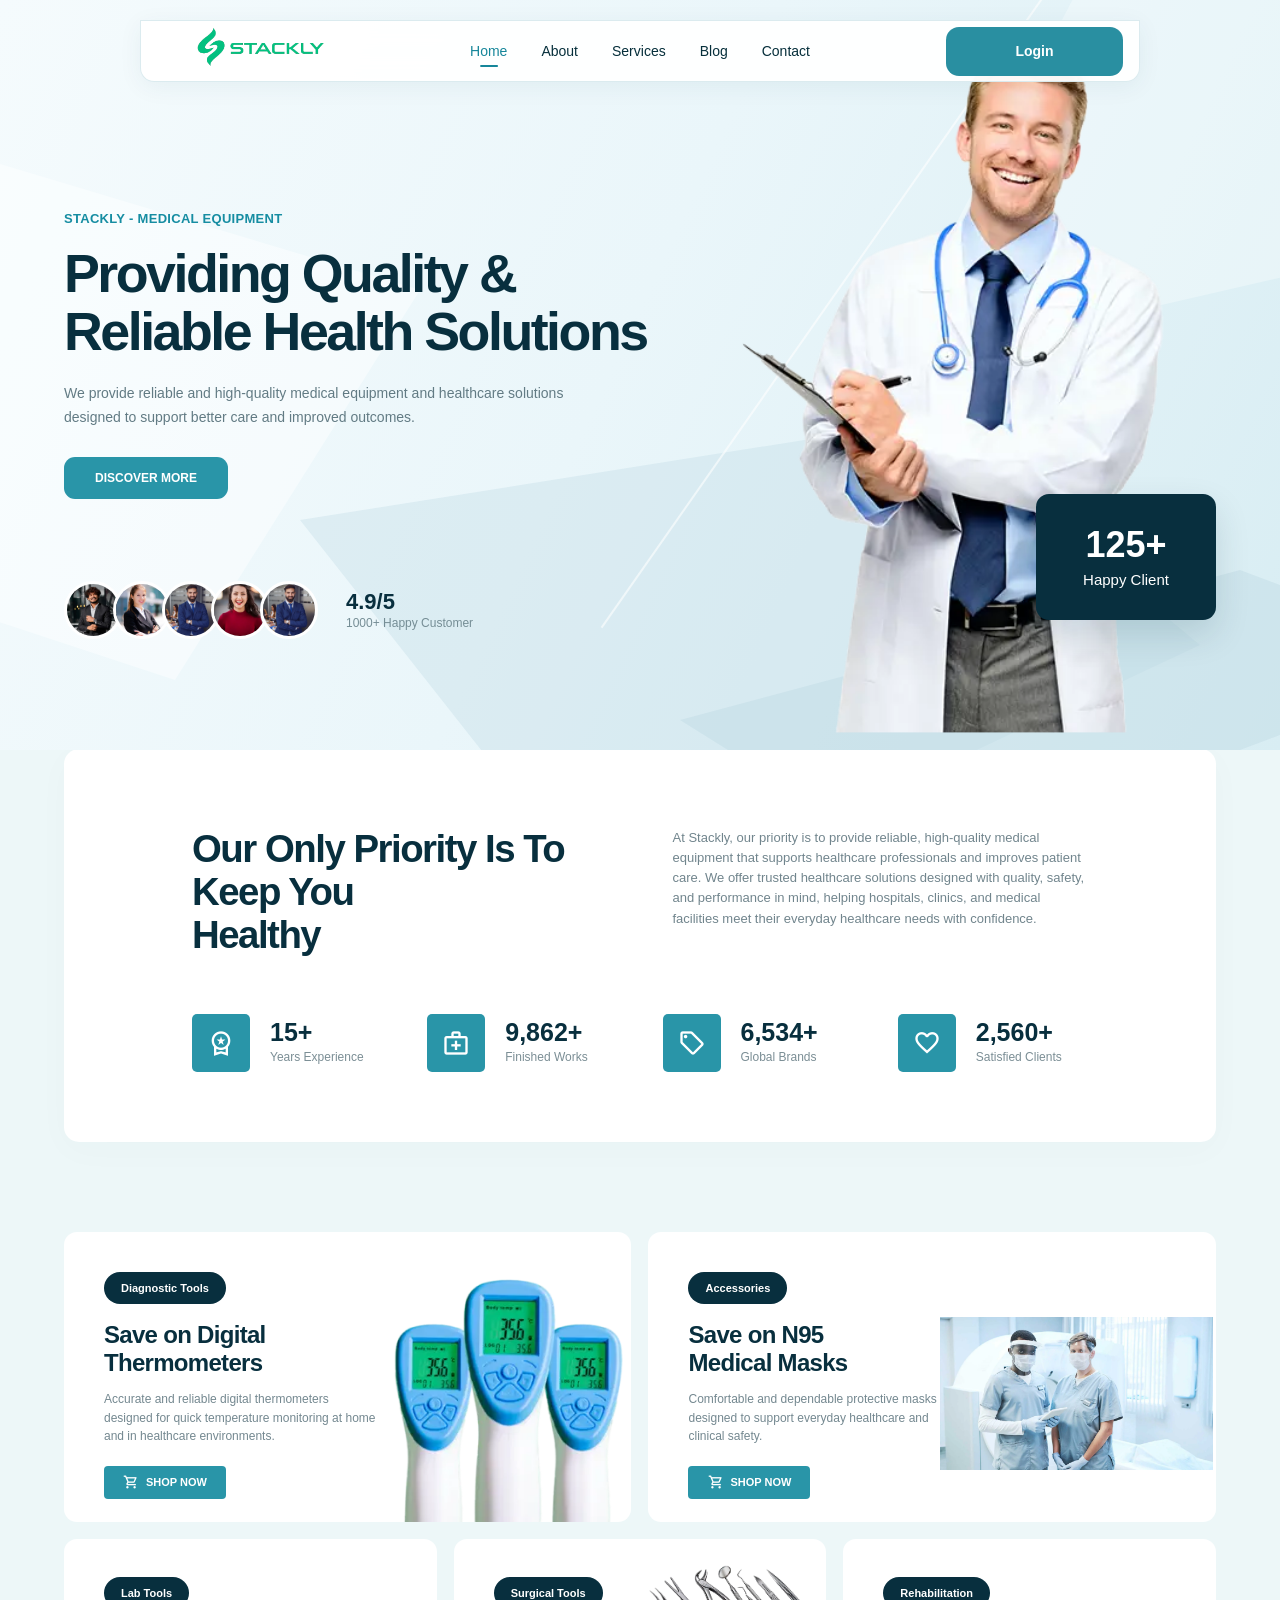
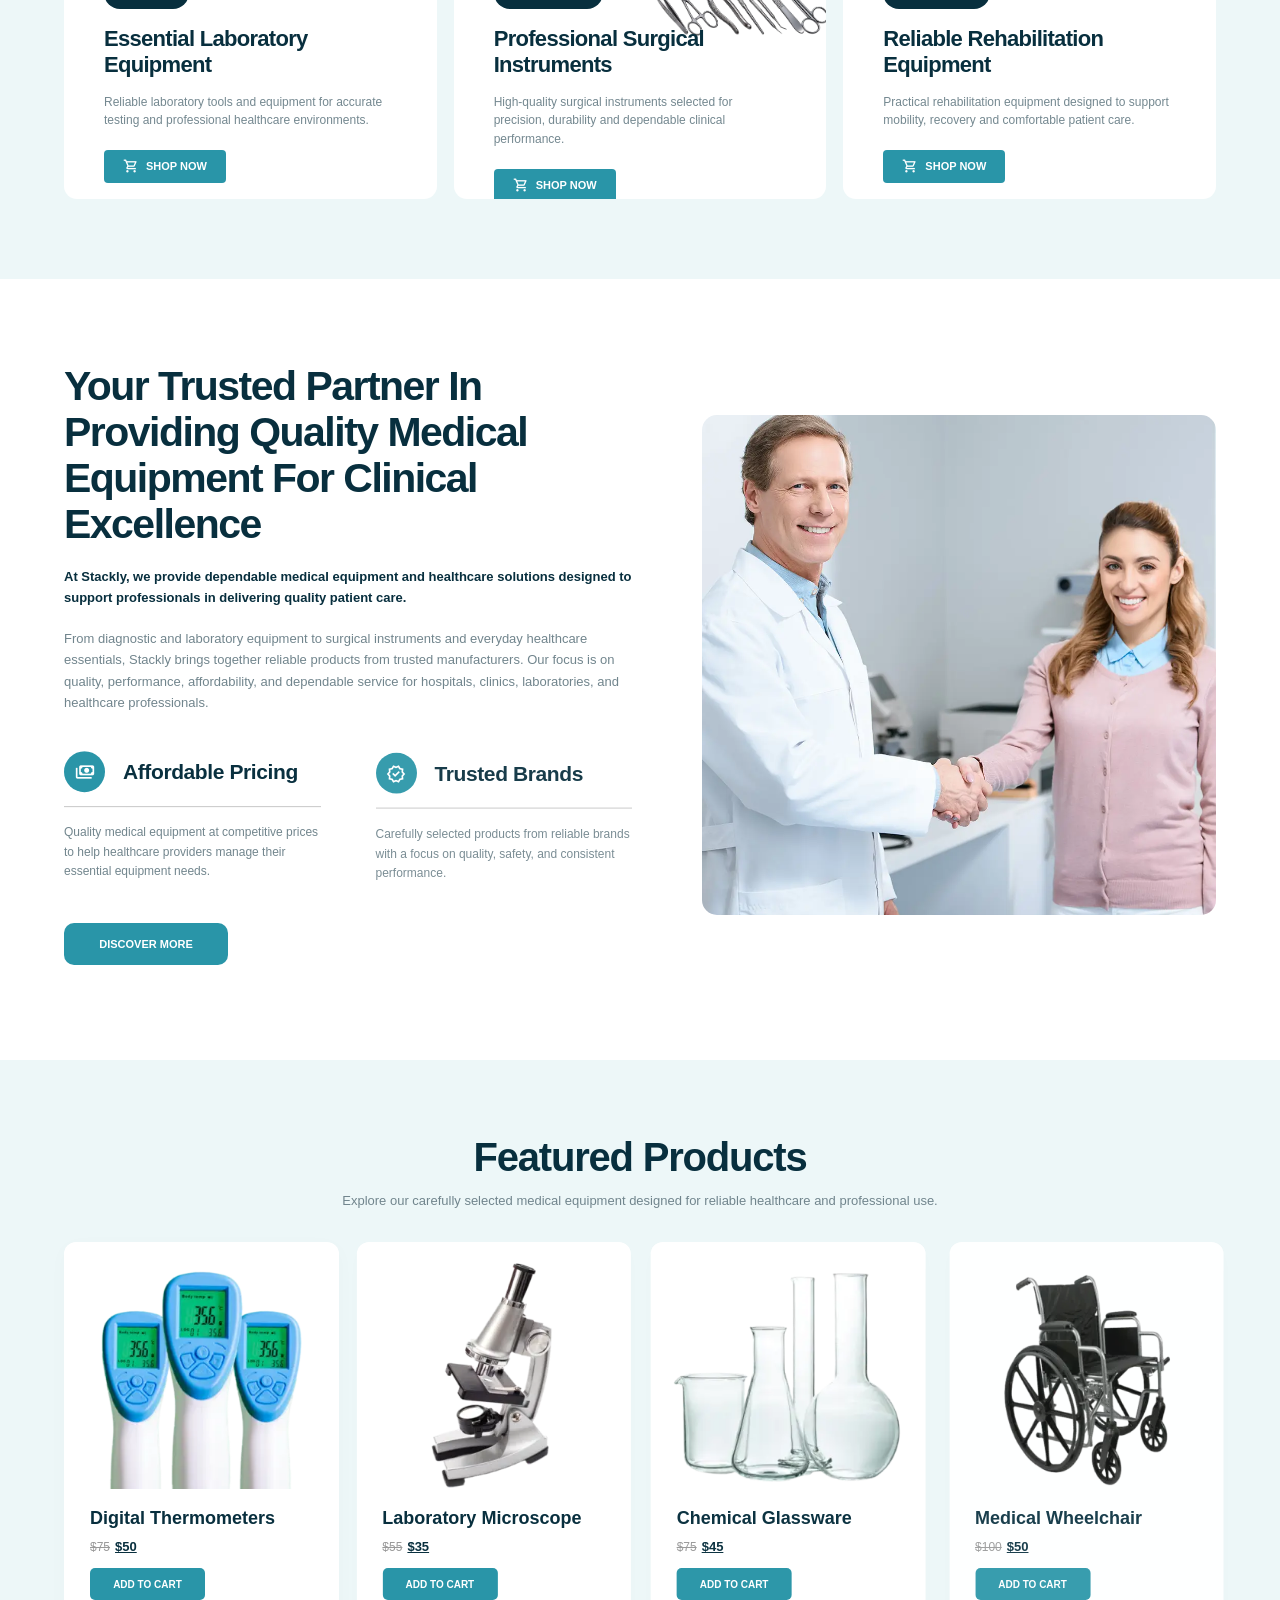
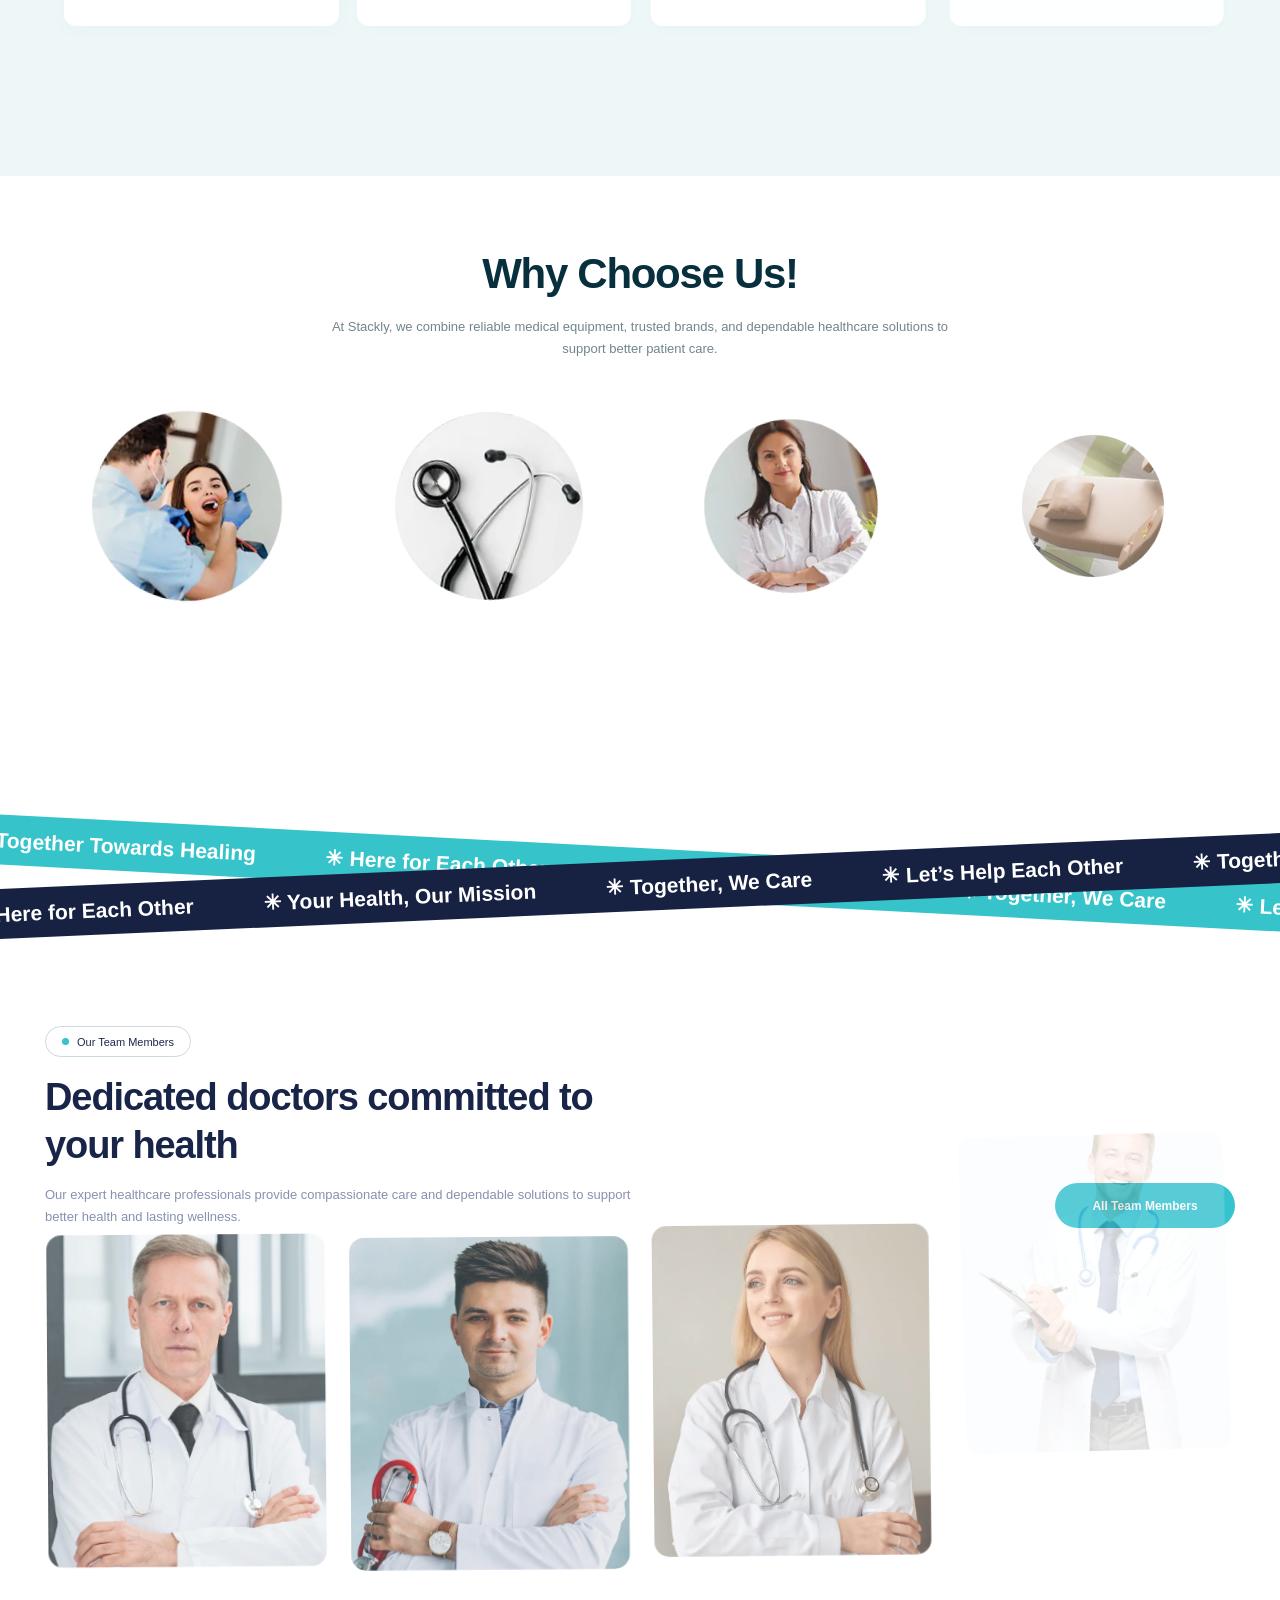
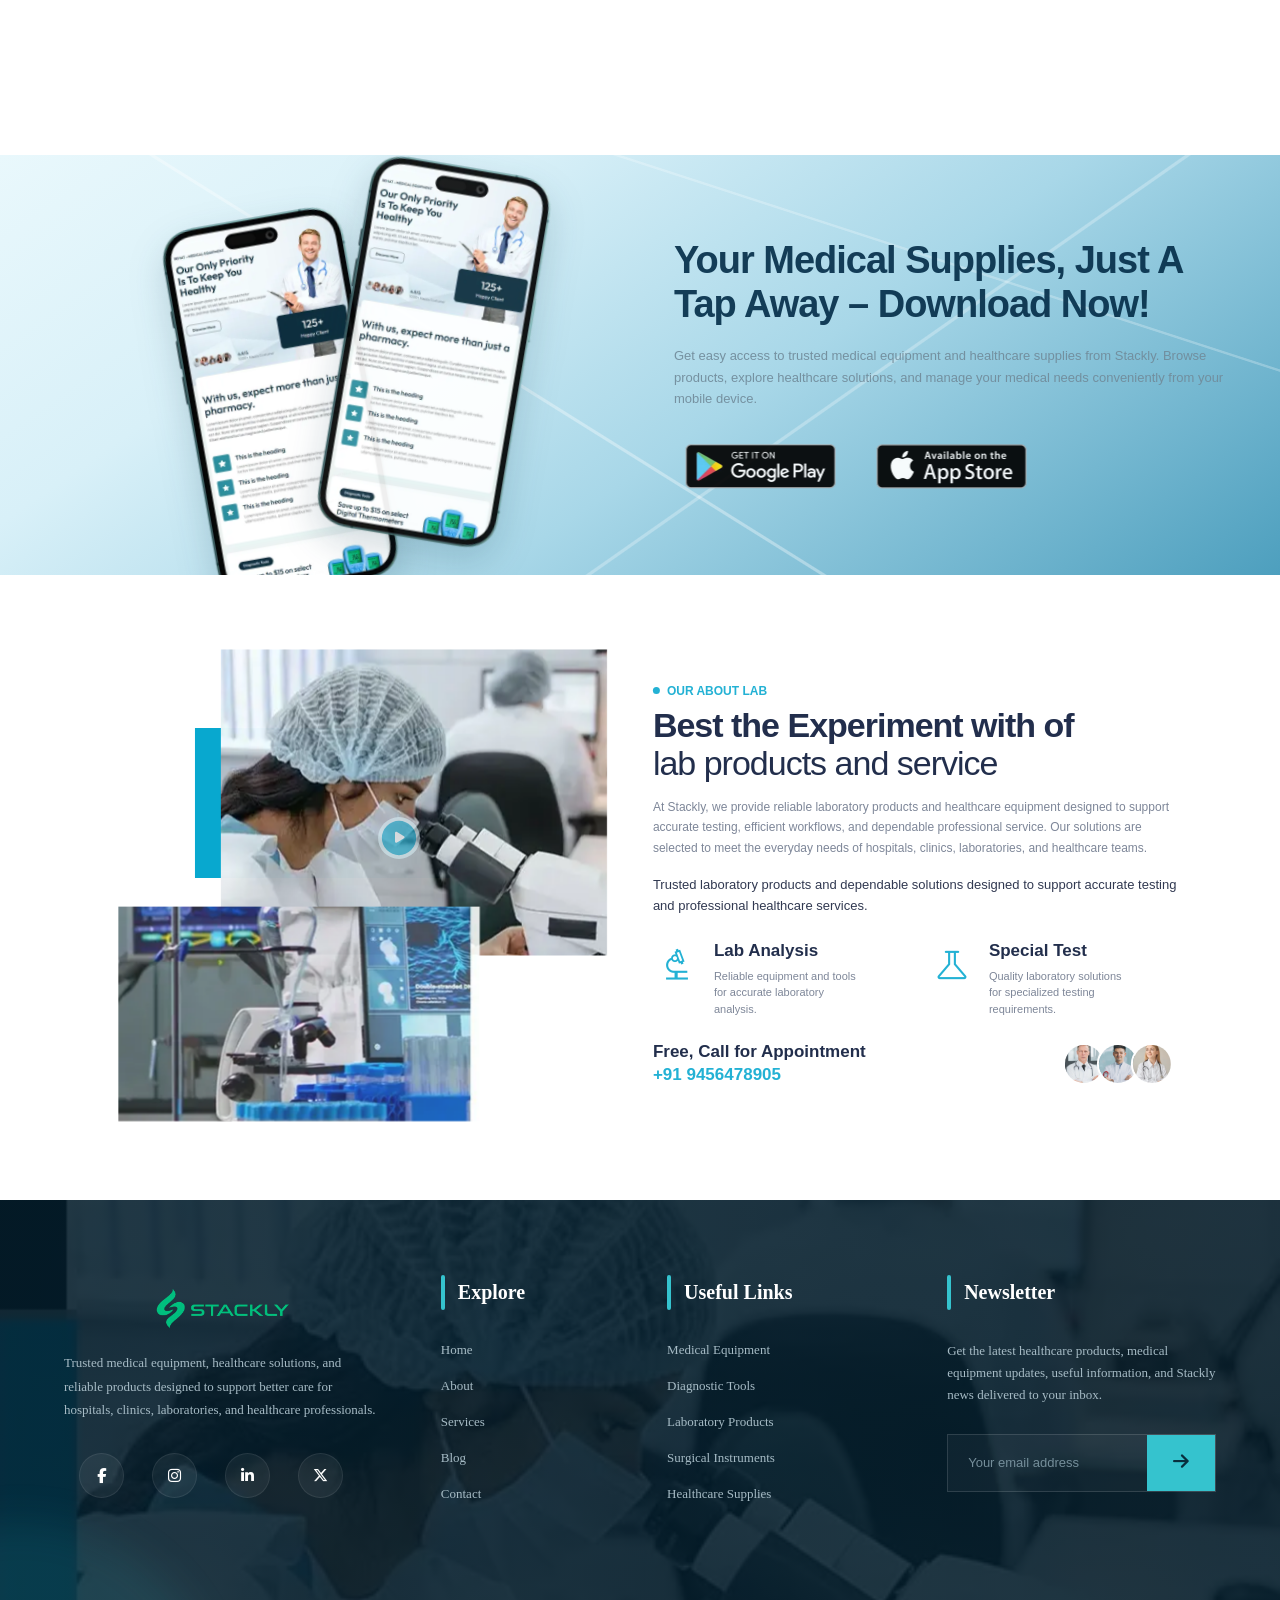
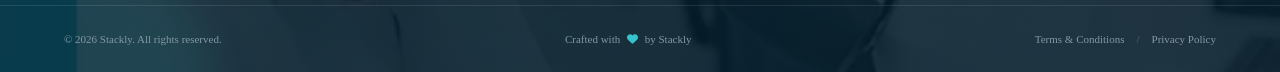
<file: index.html>
<!DOCTYPE html>
<html lang="en">

<head>
    <meta charset="UTF-8">

    <meta name="viewport" content="width=device-width, initial-scale=1.0">

    <meta name="description"
        content="Stackly Medical Equipment Store - Quality medical equipment and healthcare solutions.">

    <title>Stackly | Medical Equipment Store</title>

    <!-- FAVICON -->
    <link rel="icon" href="images/favicon.png" type="image/png">

    <!-- GOOGLE FONT -->
    <link rel="preconnect" href="https://fonts.googleapis.com">
    <link rel="preconnect" href="https://fonts.gstatic.com" crossorigin>
<link rel="stylesheet"
      href="https://cdnjs.cloudflare.com/ajax/libs/font-awesome/6.7.2/css/all.min.css">
    <link
        href="https://fonts.googleapis.com/css2?family=Inter:wght@400;500;600;700;800&display=swap"
        rel="stylesheet">
    <!-- MATERIAL SYMBOLS -->
<link rel="stylesheet"
      href="https://fonts.googleapis.com/css2?family=Material+Symbols+Outlined:opsz,wght,FILL,GRAD@24,400,0,0">

    <!-- NAVBAR CSS -->
    <link rel="stylesheet" href="css/style.css">
    <link rel="stylesheet" href="css/home.css">

</head>


<body>

<!-- PREMIUM STACKLY MEDICAL LOADER -->
<div class="premium-page-loader" id="premiumPageLoader">

    <div class="premium-loader-rings">

        <span class="premium-ring ring-outer"></span>
        <span class="premium-ring ring-middle"></span>
        <span class="premium-ring ring-inner"></span>

        <!-- CENTER CONTENT -->
        <div class="premium-loader-center">
            <strong>STACKLY</strong>
            <span>MEDICAL</span>
        </div>

    </div>

</div>



    <!-- =========================================
         NAVBAR
    ========================================== -->

    <header class="medical-navbar" id="medicalNavbar">

        <div class="navbar-inner">


         <!-- STACKLY LOGO -->
<a href="index.html" class="stackly-logo">

    <img src="assets/green-stackly-logo.webp"
         alt="Stackly"
         class="stackly-logo-img">

</a>



            <!-- DESKTOP NAVIGATION -->
            <nav class="desktop-menu">

                <a href="index.html" class="active">
                    Home
                </a>

                <a href="about.html">
                    About
                </a>

                <a href="services.html">
                    Services
                </a>

                <a href="blog.html">
                    Blog
                </a>

                <a href="contact.html">
                    Contact
                </a>

            </nav>



            <!-- DESKTOP LOGIN BUTTON -->
            <a href="login.html" class="login-btn">
                Login
            </a>



            <!-- MOBILE MENU BUTTON -->
            <button
                class="menu-toggle"
                id="menuToggle"
                aria-label="Open Menu"
                type="button">

                <span></span>
                <span></span>
                <span></span>

            </button>


        </div>



        <!-- =========================================
             MOBILE MENU
        ========================================== -->

        <div class="mobile-menu" id="mobileMenu">


            <a href="index.html" class="active">
                Home
            </a>


            <a href="about.html">
                About
            </a>


            <a href="services.html">
                Services
            </a>


            <a href="blog.html">
                Blog
            </a>


            <a href="contact.html">
                Contact
            </a>


            <a href="login.html" class="mobile-login">
                Login
            </a>


        </div>

    </header>


    <!-- =========================================
         HERO
    ========================================== -->

    <main>

        <section class="medical-hero">


            <!-- GEOMETRIC BACKGROUND -->

            <div class="hero-shape hero-shape-one"></div>
            <div class="hero-shape hero-shape-two"></div>
            <div class="hero-shape hero-shape-three"></div>
            <div class="hero-shape hero-shape-four"></div>
            <div class="hero-shape hero-shape-five"></div>


            <div class="hero-container">


                <!-- =================================
                     LEFT CONTENT
                ================================== -->

                <div class="hero-content">


                    <div class="hero-small-title">
                        STACKLY - MEDICAL EQUIPMENT
                    </div>


                    <h1 class="hero-title">

                        Providing Quality &

                        <br class="desktop-break">

                        Reliable Health Solutions

                    </h1>


                    <p class="hero-description">

                        We provide reliable and high-quality medical
                        equipment and healthcare solutions designed
                        to support better care and improved outcomes.

                    </p>


                    <a href="404.html" class="hero-button">
                        DISCOVER MORE
                    </a>


                    <!-- CUSTOMER AREA -->

                    <div class="customer-area">


                        <div class="customer-avatars">

                            <div class="avatar">
                                <img src="assets/client-testi1.webp" alt="Customer">
                            </div>

                            <div class="avatar">
                                <img src="assets/client-testi2.webp" alt="Customer">
                            </div>

                            <div class="avatar">
                                <img src="assets/client-testi3.webp" alt="Customer">
                            </div>

                            <div class="avatar">
                                <img src="assets/client5.webp" alt="Customer">
                            </div>

                            <div class="avatar">
                                <img src="assets/client-testi3.webp" alt="Customer">
                            </div>

                        </div>


                        <div class="customer-rating">

                            <strong>
                                4.9/5
                            </strong>

                            <span>
                                1000+ Happy Customer
                            </span>

                        </div>

                    </div>

                </div>



                <!-- =================================
                     DOCTOR IMAGE
                ================================== -->

                <div class="hero-doctor">

                    <img src="assets/doctor-img.webp"
                        alt="Medical Professional"
                        class="doctor-image">


                    <!-- HAPPY CLIENT CARD -->

                    <div class="happy-client-card">

                        <strong>
                            125+
                        </strong>

                        <span>
                            Happy Client
                        </span>

                    </div>

                </div>


            </div>


            <!-- BOTTOM WHITE CARD -->

            

        </section>

<!-- =========================================
     HEALTH PRIORITY / COUNTER SECTION
========================================= -->

<section class="health-priority-section">

    <div class="health-priority-card">


        <!-- =================================
             TOP CONTENT
        ================================== -->

        <div class="priority-top">


            <!-- LEFT CONTENT -->

            <div class="priority-heading">

                <h2>
                    Our Only Priority Is To Keep You
                    <br class="desktop-break">
                    Healthy
                </h2>

            </div>


            <!-- RIGHT CONTENT -->

            <div class="priority-description">

    <p>
    At Stackly, our priority is to provide reliable, high-quality medical
    equipment that supports healthcare professionals and improves patient care.
    We offer trusted healthcare solutions designed with quality, safety, and
    performance in mind, helping hospitals, clinics, and medical facilities
    meet their everyday healthcare needs with confidence.
</p>

            </div>

        </div>



        <!-- =================================
             COUNTERS
        ================================== -->

        <div class="priority-counters">


            <!-- COUNTER 1 -->

            <div class="priority-counter">

                <div class="counter-icon">

                    <span class="material-symbols-outlined">
                        workspace_premium
                    </span>

                </div>

                <div class="counter-content">

                    <div class="counter-number"
                         data-target="15">
                        0
                    </div>

                    <div class="counter-label">
                        Years Experience
                    </div>

                </div>

            </div>



            <!-- COUNTER 2 -->

            <div class="priority-counter">

                <div class="counter-icon">

                    <span class="material-symbols-outlined">
                        medical_services
                    </span>

                </div>

                <div class="counter-content">

                    <div class="counter-number"
                         data-target="9862">
                        0
                    </div>

                    <div class="counter-label">
                        Finished Works
                    </div>

                </div>

            </div>



            <!-- COUNTER 3 -->

            <div class="priority-counter">

                <div class="counter-icon">

                    <span class="material-symbols-outlined">
                        sell
                    </span>

                </div>

                <div class="counter-content">

                    <div class="counter-number"
                         data-target="6534">
                        0
                    </div>

                    <div class="counter-label">
                        Global Brands
                    </div>

                </div>

            </div>



            <!-- COUNTER 4 -->

            <div class="priority-counter">

                <div class="counter-icon">

                    <span class="material-symbols-outlined">
                        favorite
                    </span>

                </div>

                <div class="counter-content">

                    <div class="counter-number"
                         data-target="2560">
                        0
                    </div>

                    <div class="counter-label">
                        Satisfied Clients
                    </div>

                </div>

            </div>


        </div>

    </div>

</section>


<!-- =========================================
     MEDICAL EQUIPMENT OFFERS
========================================= -->

<section class="medical-offers-section">

    <div class="medical-offers-container">


        <!-- =====================================
             CARD 1 - THERMOMETERS
        ====================================== -->

        <div class="offer-card offer-large offer-card-1">

            <div class="offer-content">

                <span class="offer-tag">
                    Diagnostic Tools
                </span>

                <h3>
                    Save on Digital
                    <br>
                    Thermometers
                </h3>

                <p>
                    Accurate and reliable digital thermometers
                    designed for quick temperature monitoring
                    at home and in healthcare environments.
                </p>

                <a href="404.html" class="offer-button">

                    <span class="material-symbols-outlined">
                        shopping_cart
                    </span>

                    SHOP NOW

                </a>

            </div>


            <div class="offer-image offer-image-right">

                <img src="assets/thermometer.webp"
                     alt="Digital Thermometers">

            </div>

        </div>



        <!-- =====================================
             CARD 2 - MASK
        ====================================== -->

        <div class="offer-card offer-large offer-card-2">

            <div class="offer-image offer-image-left">

                <img src="assets/masks-persons.webp"
                     alt="Medical Mask">

            </div>


            <div class="offer-content">

                <span class="offer-tag">
                    Accessories
                </span>

                <h3>
                    Save on N95
                    <br>
                    Medical Masks
                </h3>

                <p>
                    Comfortable and dependable protective masks
                    designed to support everyday healthcare
                    and clinical safety.
                </p>

                <a href="404.html" class="offer-button">

                    <span class="material-symbols-outlined">
                        shopping_cart
                    </span>

                    SHOP NOW

                </a>

            </div>

        </div>



        <!-- =====================================
             CARD 3 - LAB TOOLS
        ====================================== -->

        <div class="offer-card offer-small offer-card-3">

            <div class="offer-content">

                <span class="offer-tag">
                    Lab Tools
                </span>

                <h3>
                    Essential Laboratory
                    Equipment
                </h3>

                <p>
                    Reliable laboratory tools and equipment
                    for accurate testing and professional
                    healthcare environments.
                </p>

                <a href="404.html" class="offer-button">

                    <span class="material-symbols-outlined">
                        shopping_cart
                    </span>

                    SHOP NOW

                </a>

            </div>

        </div>



        <!-- =====================================
             CARD 4 - SURGICAL
        ====================================== -->

        <div class="offer-card offer-small offer-card-4">

            <div class="offer-content">

                <span class="offer-tag">
                    Surgical Tools
                </span>

                <h3>
                    Professional Surgical
                    Instruments
                </h3>

                <p>
                    High-quality surgical instruments selected
                    for precision, durability and dependable
                    clinical performance.
                </p>

                <a href="404.html" class="offer-button">

                    <span class="material-symbols-outlined">
                        shopping_cart
                    </span>

                    SHOP NOW

                </a>

            </div>


            <div class="offer-image offer-image-right">

                <img src="assets/surgical-instruments.webp"
                     alt="Surgical Instruments">

            </div>

        </div>



        <!-- =====================================
             CARD 5 - REHABILITATION
        ====================================== -->

        <div class="offer-card offer-small offer-card-5">

            <div class="offer-content">

                <span class="offer-tag">
                    Rehabilitation
                </span>

                <h3>
                    Reliable Rehabilitation
                    Equipment
                </h3>

                <p>
                    Practical rehabilitation equipment designed
                    to support mobility, recovery and
                    comfortable patient care.
                </p>

                <a href="404.html" class="offer-button">

                    <span class="material-symbols-outlined">
                        shopping_cart
                    </span>

                    SHOP NOW

                </a>

            </div>

        </div>


    </div>

</section>


<!-- =========================================
     ABOUT / TRUSTED PARTNER SECTION
========================================= -->

<section class="medical-about-section">

    <div class="medical-about-container">


        <!-- =====================================
             LEFT CONTENT
        ====================================== -->

        <div class="medical-about-content">

            <h2>
                Your Trusted Partner In Providing
                Quality Medical Equipment For
                Clinical Excellence
            </h2>


            <p class="about-highlight">
                At Stackly, we provide dependable medical equipment
                and healthcare solutions designed to support
                professionals in delivering quality patient care.
            </p>


            <p class="about-description">
                From diagnostic and laboratory equipment to surgical
                instruments and everyday healthcare essentials,
                Stackly brings together reliable products from
                trusted manufacturers. Our focus is on quality,
                performance, affordability, and dependable service
                for hospitals, clinics, laboratories, and healthcare
                professionals.
            </p>



            <!-- =================================
                 FEATURES
            ================================== -->

            <div class="about-features">


                <!-- FEATURE 1 -->

                <div class="about-feature">

                    <div class="feature-heading">

                        <div class="feature-icon">

                            <span class="material-symbols-outlined">
                                payments
                            </span>

                        </div>

                        <h3>
                            Affordable Pricing
                        </h3>

                    </div>


                    <div class="feature-line"></div>


                    <p>
                        Quality medical equipment at competitive
                        prices to help healthcare providers
                        manage their essential equipment needs.
                    </p>

                </div>



                <!-- FEATURE 2 -->

                <div class="about-feature">

                    <div class="feature-heading">

                        <div class="feature-icon">

                            <span class="material-symbols-outlined">
                                verified
                            </span>

                        </div>

                        <h3>
                            Trusted Brands
                        </h3>

                    </div>


                    <div class="feature-line"></div>


                    <p>
                        Carefully selected products from reliable
                        brands with a focus on quality, safety,
                        and consistent performance.
                    </p>

                </div>

            </div>



            <!-- BUTTON -->

            <a href="404.html" class="about-button">
                DISCOVER MORE
            </a>

        </div>



        <!-- =====================================
             RIGHT IMAGE
        ====================================== -->

        <div class="medical-about-image">

            <img
                src="assets/medical-team.webp"
                alt="Medical professionals discussing healthcare equipment">

        </div>


    </div>

</section>

<!-- =========================================
     FEATURED PRODUCTS
========================================= -->

<section class="featured-products-section">

    <div class="featured-products-container">

        <!-- SECTION HEADER -->
        <div class="featured-products-header">

            <h2>Featured Products</h2>

            <p>
                Explore our carefully selected medical equipment
                designed for reliable healthcare and professional use.
            </p>

        </div>


        <!-- PRODUCTS -->
        <div class="products-grid">


            <!-- PRODUCT 1 -->
            <div class="product-card product-left">

                <div class="product-image">

                    <img src="assets/thermometer.webp"
                         alt="Digital Thermometers">

                </div>

                <div class="product-content">

                    <h3>Digital Thermometers</h3>

                    <div class="product-price">

                        <del>$75</del>

                        <strong>$50</strong>

                    </div>

                    <a href="404.html" class="add-cart-btn">
                        ADD TO CART
                    </a>

                </div>

            </div>


            <!-- PRODUCT 2 -->
            <div class="product-card product-left">

                <div class="product-image">

                    <img src="assets/microscope.webp"
                         alt="Laboratory Microscope">

                </div>

                <div class="product-content">

                    <h3>Laboratory Microscope</h3>

                    <div class="product-price">

                        <del>$55</del>

                        <strong>$35</strong>

                    </div>

                    <a href="404.html" class="add-cart-btn">
                        ADD TO CART
                    </a>

                </div>

            </div>


            <!-- PRODUCT 3 -->
            <div class="product-card product-right">

                <div class="product-image">

                    <img src="assets/chemical-glass.webp"
                         alt="Chemical Glassware">

                </div>

                <div class="product-content">

                    <h3>Chemical Glassware</h3>

                    <div class="product-price">

                        <del>$75</del>

                        <strong>$45</strong>

                    </div>

                    <a href="404.html" class="add-cart-btn">
                        ADD TO CART
                    </a>

                </div>

            </div>


            <!-- PRODUCT 4 -->
            <div class="product-card product-right">

                <div class="product-image">

                    <img src="assets/wheel-chair.webp"
                         alt="Medical Wheelchair">

                </div>

                <div class="product-content">

                    <h3>Medical Wheelchair</h3>

                    <div class="product-price">

                        <del>$100</del>

                        <strong>$50</strong>

                    </div>

                    <a href="404.html" class="add-cart-btn">
                        ADD TO CART
                    </a>

                </div>

            </div>

        </div>


        <!-- VIEW ALL -->
        <a href="404.html" class="view-products-btn">
            VIEW ALL PRODUCTS
        </a>

    </div>

</section>

<!-- =========================================
     WHY CHOOSE US
========================================= -->

<section class="why-choose-section">

    <div class="why-choose-container">

        <!-- HEADER -->

        <div class="why-choose-header">

            <h2>Why Choose Us!</h2>

            <p>
                At Stackly, we combine reliable medical equipment,
                trusted brands, and dependable healthcare solutions
                to support better patient care.
            </p>

        </div>


        <!-- FEATURES -->

        <div class="why-choose-grid">


            <!-- ITEM 1 -->

            <div class="why-item">

                <div class="why-image">

                    <img src="assets/comfortable-care.webp"
                         alt="Comfortable Medical Care">

                </div>

                <div class="why-content">

                    <h3>
                        Comfortable Care
                    </h3>

                    <p>
                        We provide dependable equipment designed
                        to support safe, comfortable and effective
                        patient care.
                    </p>

                </div>

            </div>



            <!-- ITEM 2 -->

            <div class="why-item">

                <div class="why-image">

                    <img src="assets/best-equipment.webp"
                         alt="Best Medical Equipment">

                </div>

                <div class="why-content">

                    <h3>
                        Best Equipment
                    </h3>

                    <p>
                        Choose quality medical equipment selected
                        for reliable performance and everyday
                        healthcare requirements.
                    </p>

                </div>

            </div>



            <!-- ITEM 3 -->

            <div class="why-item">

                <div class="why-image">

                    <img src="assets/professional-doctor.webp"
                         alt="Trusted Healthcare Professionals">

                </div>

                <div class="why-content">

                    <h3>
                        Trusted Professionals
                    </h3>

                    <p>
                        Our solutions help healthcare professionals
                        work confidently with dependable products
                        and equipment.
                    </p>

                </div>

            </div>



            <!-- ITEM 4 -->

            <div class="why-item">

                <div class="why-image">

                    <img src="assets/modern-facilites.webp"
                         alt="Modern Medical Facilities">

                </div>

                <div class="why-content">

                    <h3>
                        Modern Facilities
                    </h3>

                    <p>
                        We support modern healthcare environments
                        with practical equipment built for quality
                        and efficiency.
                    </p>

                </div>

            </div>


        </div>

    </div>

</section>
<!-- =========================================
     MOVING HEALTH MARQUEE
========================================= -->

<section class="health-marquee-section">

    <div class="marquee-strip marquee-strip-top">

        <div class="marquee-track marquee-track-right">

            <span>✳ Together Towards Healing</span>
            <span>✳ Here for Each Other</span>
            <span>✳ Your Health, Our Mission</span>
            <span>✳ Together, We Care</span>
            <span>✳ Let’s Help Each Other</span>

            <!-- Duplicate for seamless loop -->

            <span>✳ Together Towards Healing</span>
            <span>✳ Here for Each Other</span>
            <span>✳ Your Health, Our Mission</span>
            <span>✳ Together, We Care</span>
            <span>✳ Let’s Help Each Other</span>

        </div>

    </div>


    <div class="marquee-strip marquee-strip-bottom">

        <div class="marquee-track marquee-track-left">

            <span>✳ Here for Each Other</span>
            <span>✳ Your Health, Our Mission</span>
            <span>✳ Together, We Care</span>
            <span>✳ Let’s Help Each Other</span>
            <span>✳ Together Towards Healing</span>

            <!-- Duplicate for seamless loop -->

            <span>✳ Here for Each Other</span>
            <span>✳ Your Health, Our Mission</span>
            <span>✳ Together, We Care</span>
            <span>✳ Let’s Help Each Other</span>
            <span>✳ Together Towards Healing</span>

        </div>

    </div>

</section>


<!-- =========================================
     OUR TEAM SECTION
========================================= -->

<section class="medical-team-section">

    <div class="medical-team-container">


        <!-- =====================================
             HEADER
        ====================================== -->

        <div class="medical-team-header">

            <div class="team-label">
                <span></span>
                Our Team Members
            </div>

            <div class="team-heading-row">

                <div class="team-heading-content">

                    <h2>
                        Dedicated doctors committed to
                        <br>
                        your health
                    </h2>

                    <p>
                        Our expert healthcare professionals provide
                        compassionate care and dependable solutions
                        to support better health and lasting wellness.
                    </p>

                </div>


                <a href="404.html" class="all-team-btn">

                    <span>
                        All Team Members
                    </span>

                    <i class="fa-solid fa-arrow-right"></i>

                </a>

            </div>

        </div>



        <!-- =====================================
             TEAM GRID
        ====================================== -->

        <div class="medical-team-grid">


            <!-- =================================
                 DOCTOR 1
            ================================== -->

            <div class="doctor-card">

                <div class="doctor-image-wrap">

                    <img
                        src="assets/doctor1.webp"
                        alt="Medical Specialist"
                        class="doctor-image"
                    >


                    <!-- SOCIAL STRIP -->

                    <div class="doctor-socials">

                        <a href="404.html"
                           aria-label="Facebook">
                            <i class="fa-brands fa-facebook-f"></i>
                        </a>

                        <a href="404.html"
                           aria-label="Instagram">
                            <i class="fa-brands fa-instagram"></i>
                        </a>

                        <a href="404.html"
                           aria-label="LinkedIn">
                            <i class="fa-brands fa-linkedin-in"></i>
                        </a>

                        <a href="404.html"
                           aria-label="Twitter">
                            <i class="fa-brands fa-x-twitter"></i>
                        </a>

                    </div>


                    <!-- SMALL HOVER DOT -->

                    <span class="doctor-hover-dot"></span>

                </div>


                <div class="doctor-info">

                    <h3>
                        Dr. Simmy Flavius
                    </h3>

                    <p>
                        Dermatologist
                    </p>

                </div>

            </div>



            <!-- =================================
                 DOCTOR 2
            ================================== -->

            <div class="doctor-card">

                <div class="doctor-image-wrap">

                    <img
                        src="assets/doctor2.webp"
                        alt="Neurology Specialist"
                        class="doctor-image"
                    >


                    <div class="doctor-socials">

                        <a href="404.html">
                            <i class="fa-brands fa-facebook-f"></i>
                        </a>

                        <a href="404.html">
                            <i class="fa-brands fa-instagram"></i>
                        </a>

                        <a href="404.html">
                            <i class="fa-brands fa-linkedin-in"></i>
                        </a>

                        <a href="404.html">
                            <i class="fa-brands fa-x-twitter"></i>
                        </a>

                    </div>


                    <span class="doctor-hover-dot"></span>

                </div>


                <div class="doctor-info">

                    <h3>
                        Dr. John Doe
                    </h3>

                    <p>
                        Neurologist Assistant
                    </p>

                </div>

            </div>



            <!-- =================================
                 DOCTOR 3
            ================================== -->

            <div class="doctor-card">

                <div class="doctor-image-wrap">

                    <img
                        src="assets/doctor3.webp"
                        alt="Physiotherapy Specialist"
                        class="doctor-image"
                    >


                    <div class="doctor-socials">

                        <a href="404.html">
                            <i class="fa-brands fa-facebook-f"></i>
                        </a>

                        <a href="404.html">
                            <i class="fa-brands fa-instagram"></i>
                        </a>

                        <a href="404.html">
                            <i class="fa-brands fa-linkedin-in"></i>
                        </a>

                        <a href="404.html">
                            <i class="fa-brands fa-x-twitter"></i>
                        </a>

                    </div>


                    <span class="doctor-hover-dot"></span>

                </div>


                <div class="doctor-info">

                    <h3>
                        Dr. Melissa Doe
                    </h3>

                    <p>
                        Physiotherapist
                    </p>

                </div>

            </div>



            <!-- =================================
                 DOCTOR 4
            ================================== -->

            <div class="doctor-card">

                <div class="doctor-image-wrap">

                    <img
                        src="assets/doctor-img.webp"
                        alt="Physician Specialist"
                        class="doctor-image"
                    >


                    <div class="doctor-socials">

                        <a href="404.html">
                            <i class="fa-brands fa-facebook-f"></i>
                        </a>

                        <a href="404.html">
                            <i class="fa-brands fa-instagram"></i>
                        </a>

                        <a href="404.html">
                            <i class="fa-brands fa-linkedin-in"></i>
                        </a>

                        <a href="404.html">
                            <i class="fa-brands fa-x-twitter"></i>
                        </a>

                    </div>


                    <span class="doctor-hover-dot"></span>

                </div>


                <div class="doctor-info">

                    <h3>
                        Dr. Paul Flavius
                    </h3>

                    <p>
                        Physician Assistant
                    </p>

                </div>

            </div>


        </div>

    </div>

</section>



<!-- =========================================================
     MOBILE APP DOWNLOAD SECTION
========================================================= -->

<section class="mobile-app-section">

    <div class="mobile-app-container">

        <!-- LEFT : MOBILE IMAGES -->
        <div class="mobile-app-visual">

            <div class="mobile-phone phone-one">
                <img
                    src="assets/phone1.webp"
                    alt="Stackly Medical App"
                >
            </div>

            <div class="mobile-phone phone-two">
                <img
                    src="assets/phone1.webp"
                    alt="Stackly Medical App"
                >
            </div>

        </div>


        <!-- RIGHT : CONTENT -->
        <div class="mobile-app-content">

            <h2>
                Your Medical Supplies, Just A
                Tap Away – Download Now!
            </h2>

            <p>
                Get easy access to trusted medical equipment and healthcare
                supplies from Stackly. Browse products, explore healthcare
                solutions, and manage your medical needs conveniently from
                your mobile device.
            </p>


            <!-- APP BUTTONS -->

            <div class="mobile-app-buttons">

                <a href="404.html" class="app-store-btn">

                    <img
                        src="assets/playstorelogo.webp"
                        alt="Get it on Google Play"
                    >

                </a>


                <a href="404.html" class="app-store-btn">

                    <img
                        src="assets/appstore-logo.webp"
                        alt="Download on the App Store"
                    >

                </a>

            </div>

        </div>

    </div>

</section>


<!-- =========================================================
     LAB PRODUCTS / VIDEO SECTION
========================================================= -->

<section class="lab-video-section">

    <div class="lab-video-container">

        <!-- ================= LEFT IMAGES ================= -->

        <div class="lab-video-images">

            <!-- BACK / LARGE IMAGE -->
            <div class="lab-main-image">

                <img
                    src="assets/lab-main (1).webp"
                    alt="Stackly Laboratory"
                >

            </div>


            <!-- TURQUOISE BACKGROUND BLOCK -->
            <div class="lab-blue-block"></div>


            <!-- SMALL BOTTOM IMAGE -->
            <div class="lab-small-image">

                <img
                    src="assets/lab-small (1).webp"
                    alt="Laboratory Equipment"
                >

            </div>


            <!-- PLAY BUTTON -->
            <a
                href="404.html"
                class="lab-play-btn"
                aria-label="Play laboratory video"
            >
                <i class="fa-solid fa-play"></i>
            </a>

        </div>


        <!-- ================= RIGHT CONTENT ================= -->

        <div class="lab-video-content">

            <span class="lab-small-title">
                <span></span>
                OUR ABOUT LAB
            </span>


            <h2>
                Best the Experiment with of
                <strong>lab products and service</strong>
            </h2>


            <p class="lab-description">
                At Stackly, we provide reliable laboratory products and
                healthcare equipment designed to support accurate testing,
                efficient workflows, and dependable professional service.
                Our solutions are selected to meet the everyday needs of
                hospitals, clinics, laboratories, and healthcare teams.
            </p>


            <p class="lab-highlight">
                Trusted laboratory products and dependable solutions
                designed to support accurate testing and professional
                healthcare services.
            </p>


            <!-- FEATURES -->

            <div class="lab-features">

                <!-- FEATURE 1 -->

                <div class="lab-feature">

                    <div class="lab-feature-icon">
                        <span class="material-symbols-outlined">
                            biotech
                        </span>
                    </div>

                    <div>
                        <h3>Lab Analysis</h3>

                        <p>
                            Reliable equipment and tools for
                            accurate laboratory analysis.
                        </p>
                    </div>

                </div>


                <!-- FEATURE 2 -->

                <div class="lab-feature">

                    <div class="lab-feature-icon">
                        <span class="material-symbols-outlined">
                            science
                        </span>
                    </div>

                    <div>
                        <h3>Special Test</h3>

                        <p>
                            Quality laboratory solutions for
                            specialized testing requirements.
                        </p>
                    </div>

                </div>

            </div>


            <!-- BOTTOM CONTACT -->

            <div class="lab-contact">

                <div class="lab-call">

                    <h3>
                        Free, Call for Appointment
                    </h3>

                    <a href="404.html">
                        +91 9456478905
                    </a>

                </div>


                <div class="lab-team-images">

                    <img
                        src="assets/doctor1.webp"
                        alt="Healthcare professional"
                    >

                    <img
                        src="assets/doctor2.webp"
                        alt="Healthcare professional"
                    >

                    <img
                        src="assets/doctor3.webp"
                        alt="Healthcare professional"
                    >

                </div>

            </div>

        </div>

    </div>

</section>


<!-- =========================================================
     STACKLY MEDICAL FOOTER
========================================================= -->

<footer class="medical-footer">

    <div class="medical-footer-container">


        <!-- =================================================
             BRAND
        ================================================= -->

        <div class="medical-footer-brand">

            <a href="index.html" class="medical-footer-logo">
                <img
                    src="assets/green-stackly-logo.webp"
                    alt="Stackly Medical"
                >
            </a>

            <p>
                Trusted medical equipment, healthcare solutions,
                and reliable products designed to support better
                care for hospitals, clinics, laboratories, and
                healthcare professionals.
            </p>


            <!-- SOCIAL ICONS -->

            <div class="medical-footer-socials">

                <a href="404.html" aria-label="Facebook">
                    <i class="fa-brands fa-facebook-f"></i>
                </a>

                <a href="404.html" aria-label="Instagram">
                    <i class="fa-brands fa-instagram"></i>
                </a>

                <a href="404.html" aria-label="LinkedIn">
                    <i class="fa-brands fa-linkedin-in"></i>
                </a>

                <a href="404.html" aria-label="X">
                    <i class="fa-brands fa-x-twitter"></i>
                </a>

            </div>

        </div>


        <!-- =================================================
             EXPLORE
        ================================================= -->

        <div class="medical-footer-column">

            <h3>
                <span></span>
                Explore
            </h3>

            <ul>

                <li>
                    <a href="index.html">Home</a>
                </li>

                <li>
                    <a href="about.html">About</a>
                </li>

                <li>
                    <a href="services.html">Services</a>
                </li>

                <li>
                    <a href="blog.html">Blog</a>
                </li>

                <li>
                    <a href="contact.html">Contact</a>
                </li>

            </ul>

        </div>


        <!-- =================================================
             USEFUL LINKS
        ================================================= -->

        <div class="medical-footer-column">

            <h3>
                <span></span>
                Useful Links
            </h3>

            <ul>

                <li>
                    <a href="404.html">
                        Medical Equipment
                    </a>
                </li>

                <li>
                    <a href="404.html">
                        Diagnostic Tools
                    </a>
                </li>

                <li>
                    <a href="404.html">
                        Laboratory Products
                    </a>
                </li>

                <li>
                    <a href="404.html">
                        Surgical Instruments
                    </a>
                </li>

                <li>
                    <a href="404.html">
                        Healthcare Supplies
                    </a>
                </li>

            </ul>

        </div>


        <!-- =================================================
             NEWSLETTER
        ================================================= -->

        <div class="medical-footer-newsletter">

            <h3>
                <span></span>
                Newsletter
            </h3>

            <p>
                Get the latest healthcare products, medical
                equipment updates, useful information, and
                Stackly news delivered to your inbox.
            </p>


            <form
                id="medicalNewsletterForm"
                class="medical-newsletter-form"
                novalidate
            >

                <input
                    type="email"
                    id="medicalEmail"
                    placeholder="Your email address"
                    autocomplete="off"
                >

                <button
                    type="submit"
                    aria-label="Submit email"
                >
                    <i class="fa-solid fa-arrow-right"></i>
                </button>

            </form>


            <!-- ERROR -->

            <p
                id="medicalEmailError"
                class="medical-email-error"
            ></p>

        </div>

    </div>


    <!-- =====================================================
         FOOTER BOTTOM
    ===================================================== -->

    <div class="medical-footer-bottom">

        <p>
            © 2026 Stackly. All rights reserved.
        </p>

        <p class="medical-footer-crafted">
            Crafted with
            <i class="fa-solid fa-heart"></i>
            by Stackly
        </p>

        <div class="medical-footer-legal">

            <a href="404.html">
                Terms & Conditions
            </a>

            <span>/</span>

            <a href="404.html">
                Privacy Policy
            </a>

        </div>

    </div>

</footer>



    </main>

    <!-- =========================================
         JAVASCRIPT
    ========================================== -->
  <script src="https://cdnjs.cloudflare.com/ajax/libs/gsap/3.12.5/gsap.min.js"></script>
    <script src="js/script.js"></script>
    <script src="js/home.js"></script>

</body>

</html>
</file>
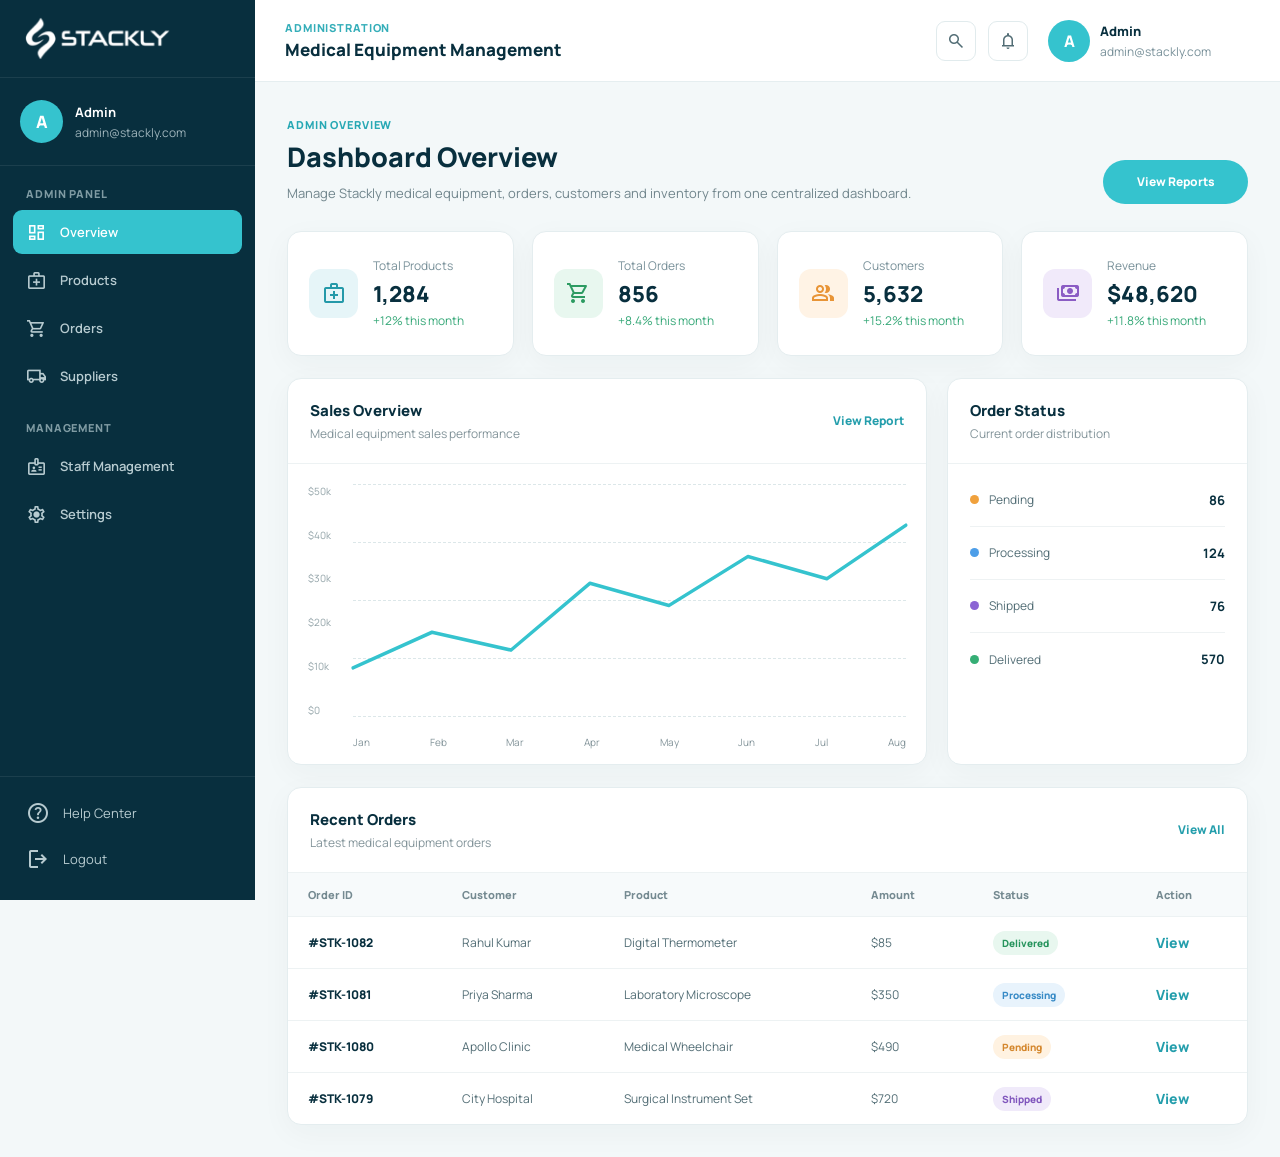
<file: admin-dashboard.html>
<!DOCTYPE html>
<html lang="en">
<head>
    <meta charset="UTF-8">
    <meta name="viewport" content="width=device-width, initial-scale=1.0">

    <title>Stackly Admin Dashboard</title>

    <!-- Google Font -->
    <link rel="preconnect" href="https://fonts.googleapis.com">
    <link rel="preconnect" href="https://fonts.gstatic.com" crossorigin>
    <link
        href="https://fonts.googleapis.com/css2?family=Manrope:wght@400;500;600;700;800&display=swap"
        rel="stylesheet"
    >

    <!-- Material Symbols -->
    <link
        rel="stylesheet"
        href="https://fonts.googleapis.com/css2?family=Material+Symbols+Outlined:opsz,wght,FILL,GRAD@24,400,0,0"
    >

    <!-- Font Awesome -->
    <link
        rel="stylesheet"
        href="https://cdnjs.cloudflare.com/ajax/libs/font-awesome/6.7.2/css/all.min.css"
    >

    <!-- GSAP -->
    <script src="https://cdnjs.cloudflare.com/ajax/libs/gsap/3.12.5/gsap.min.js"></script>

    <!-- CSS -->
    <link rel="stylesheet" href="css/admin-dashboard.css">
</head>

<body>

<!-- MOBILE OVERLAY -->
<div class="admin-sidebar-overlay" id="sidebarOverlay"></div>


<!-- ================= SIDEBAR ================= -->

<aside class="admin-sidebar" id="adminSidebar">

    <div class="admin-sidebar-top">

        <!-- LOGO -->
        <a href="#overview" class="dashboard-logo">

            <img
                src="assets/logo 4.webp"
                alt="Stackly Logo"
            >

        </a>


        <!-- ADMIN PROFILE -->
        <div class="admin-side-profile">

            <div class="admin-avatar" id="sidebarAvatar">
                A
            </div>

            <div class="admin-side-user">

                <strong id="sidebarUserName">
                    Admin
                </strong>

                  <span id="sidebarUserEmail">
                    admin@stackly.com
                 </span>

            </div>

        </div>


        <!-- MENU -->

        <nav class="admin-navigation">

            <p class="admin-menu-title">
                ADMIN PANEL
            </p>

            <a href="#overview" class="admin-nav-link active">

                <span class="material-symbols-outlined">
                    dashboard
                </span>

                <span>Overview</span>

            </a>


            <a href="#products" class="admin-nav-link">

                <span class="material-symbols-outlined">
                    medical_services
                </span>

                <span>Products</span>

            </a>


            <a href="#orders" class="admin-nav-link">

                <span class="material-symbols-outlined">
                    shopping_cart
                </span>

                <span>Orders</span>

            </a>

            <a href="#suppliers" class="admin-nav-link">

                <span class="material-symbols-outlined">
                    local_shipping
                </span>

                <span>Suppliers</span>

            </a>


            <p class="admin-menu-title admin-menu-space">
                MANAGEMENT
            </p>


            <a href="#staff" class="admin-nav-link">

                <span class="material-symbols-outlined">
                    badge
                </span>

                <span>Staff Management</span>

            </a>


            <a href="#settings" class="admin-nav-link">

                <span class="material-symbols-outlined">
                    settings
                </span>

                <span>Settings</span>

            </a>

        </nav>

    </div>


    <!-- SIDEBAR BOTTOM -->

    <div class="admin-sidebar-bottom">

        <a href="404.html" class="admin-side-bottom-link">

            <span class="material-symbols-outlined">
                help
            </span>

            Help Center

        </a>


        <a href="login.html" class="admin-side-bottom-link admin-logout">

            <span class="material-symbols-outlined">
                logout
            </span>

            Logout

        </a>

    </div>

</aside>



<!-- ================= MAIN ================= -->

<main class="admin-main">


    <!-- ================= HEADER ================= -->

    <header class="admin-header">

        <div class="admin-header-left">

            <button
                class="admin-mobile-menu"
                id="mobileMenuBtn"
                aria-label="Open Menu"
            >

                <span class="material-symbols-outlined">
                    menu
                </span>

            </button>


            <div class="admin-header-title">

                <span>Administration</span>

                <h1>
                    Medical Equipment Management
                </h1>

            </div>

        </div>


        <div class="admin-header-right">


            <!-- SEARCH -->

            <button
                class="admin-header-icon"
                onclick="window.location.href='404.html'"
                title="Search"
            >

                <span class="material-symbols-outlined">
                    search
                </span>

            </button>


            <!-- NOTIFICATION -->

            <button
                class="admin-header-icon"
                onclick="window.location.href='404.html'"
                title="Notifications"
            >

                <span class="material-symbols-outlined">
                    notifications
                </span>

            </button>


            <!-- USER -->

            <div class="admin-header-user">

                <div
                    class="admin-header-avatar"
                    id="headerAvatar"
                >
                    A
                </div>

                <div class="admin-header-user-info">

                    <strong id="headerUserName">
                        Admin
                    </strong>

                    <span id="headerUserEmail">
                        admin@stackly.com
                    </span>

                </div>

            </div>

        </div>

    </header>



    <!-- ================= PAGE CONTENT ================= -->

    <div class="admin-content">


        <!-- ================= OVERVIEW ================= -->

        <section
            class="admin-page active"
            id="overview"
        >

            <div class="admin-page-heading">

                <div>

                    <span class="admin-small-label">
                        ADMIN OVERVIEW
                    </span>

                    <h2>
                        Dashboard Overview
                    </h2>

                    <p>
                        Manage Stackly medical equipment,
                        orders, customers and inventory from
                        one centralized dashboard.
                    </p>

                </div>

                <a
                    href="404.html"
                    class="admin-primary-btn"
                >
                    View Reports
                </a>

            </div>


            <!-- STATISTICS -->

            <div class="admin-stat-grid">


                <div class="admin-stat-card">

                    <div class="admin-stat-icon blue">

                        <span class="material-symbols-outlined">
                            medical_services
                        </span>

                    </div>

                    <div>

                        <span>
                            Total Products
                        </span>

                        <strong>
                            1,284
                        </strong>

                        <small>
                            +12% this month
                        </small>

                    </div>

                </div>


                <div class="admin-stat-card">

                    <div class="admin-stat-icon green">

                        <span class="material-symbols-outlined">
                            shopping_cart
                        </span>

                    </div>

                    <div>

                        <span>
                            Total Orders
                        </span>

                        <strong>
                            856
                        </strong>

                        <small>
                            +8.4% this month
                        </small>

                    </div>

                </div>


                <div class="admin-stat-card">

                    <div class="admin-stat-icon orange">

                        <span class="material-symbols-outlined">
                            group
                        </span>

                    </div>

                    <div>

                        <span>
                            Customers
                        </span>

                        <strong>
                            5,632
                        </strong>

                        <small>
                            +15.2% this month
                        </small>

                    </div>

                </div>


                <div class="admin-stat-card">

                    <div class="admin-stat-icon purple">

                        <span class="material-symbols-outlined">
                            payments
                        </span>

                    </div>

                    <div>

                        <span>
                            Revenue
                        </span>

                        <strong>
                            $48,620
                        </strong>

                        <small>
                            +11.8% this month
                        </small>

                    </div>

                </div>

            </div>



            <!-- MAIN DASHBOARD GRID -->

            <div class="admin-overview-grid">


                <!-- SALES -->

                <div class="admin-panel admin-sales-panel">

                    <div class="admin-panel-heading">

                        <div>

                            <h3>
                                Sales Overview
                            </h3>

                            <span>
                                Medical equipment sales performance
                            </span>

                        </div>

                        <a href="404.html">
                            View Report
                        </a>

                    </div>


                    <div class="sales-chart">

                        <div class="chart-y-axis">

                            <span>$50k</span>
                            <span>$40k</span>
                            <span>$30k</span>
                            <span>$20k</span>
                            <span>$10k</span>
                            <span>$0</span>

                        </div>


                        <div class="chart-area">

                            <div class="chart-lines">

                                <span></span>
                                <span></span>
                                <span></span>
                                <span></span>
                                <span></span>

                            </div>

                            <svg
                                class="sales-svg"
                                viewBox="0 0 700 250"
                                preserveAspectRatio="none"
                            >

                                <polyline
                                    points="0,195 100,155 200,175 300,100 400,125 500,70 600,95 700,35"
                                />

                            </svg>


                            <div class="chart-months">

                                <span>Jan</span>
                                <span>Feb</span>
                                <span>Mar</span>
                                <span>Apr</span>
                                <span>May</span>
                                <span>Jun</span>
                                <span>Jul</span>
                                <span>Aug</span>

                            </div>

                        </div>

                    </div>

                </div>



                <!-- ORDER STATUS -->

                <div class="admin-panel order-status-panel">

                    <div class="admin-panel-heading">

                        <div>

                            <h3>
                                Order Status
                            </h3>

                            <span>
                                Current order distribution
                            </span>

                        </div>

                    </div>


                    <div class="order-status-list">

                        <div class="order-status-item">

                            <span class="status-dot pending"></span>

                            <span>
                                Pending
                            </span>

                            <strong>
                                86
                            </strong>

                        </div>


                        <div class="order-status-item">

                            <span class="status-dot processing"></span>

                            <span>
                                Processing
                            </span>

                            <strong>
                                124
                            </strong>

                        </div>


                        <div class="order-status-item">

                            <span class="status-dot shipped"></span>

                            <span>
                                Shipped
                            </span>

                            <strong>
                                76
                            </strong>

                        </div>


                        <div class="order-status-item">

                            <span class="status-dot delivered"></span>

                            <span>
                                Delivered
                            </span>

                            <strong>
                                570
                            </strong>

                        </div>

                    </div>

                </div>

            </div>



            <!-- RECENT ORDERS -->

            <div class="admin-panel recent-orders-panel">

                <div class="admin-panel-heading">

                    <div>

                        <h3>
                            Recent Orders
                        </h3>

                        <span>
                            Latest medical equipment orders
                        </span>

                    </div>

                    <a href="404.html">
                        View All
                    </a>

                </div>


                <div class="admin-table-wrapper">

                    <table class="admin-table">

                        <thead>

                            <tr>

                                <th>
                                    Order ID
                                </th>

                                <th>
                                    Customer
                                </th>

                                <th>
                                    Product
                                </th>

                                <th>
                                    Amount
                                </th>

                                <th>
                                    Status
                                </th>

                                <th>
                                    Action
                                </th>

                            </tr>

                        </thead>

                        <tbody>

                            <tr>

                                <td>
                                    #STK-1082
                                </td>

                                <td>
                                    Rahul Kumar
                                </td>

                                <td>
                                    Digital Thermometer
                                </td>

                                <td>
                                    $85
                                </td>

                                <td>
                                    <span class="table-status delivered">
                                        Delivered
                                    </span>
                                </td>

                                <td>
                                    <a href="404.html">
                                        View
                                    </a>
                                </td>

                            </tr>


                            <tr>

                                <td>
                                    #STK-1081
                                </td>

                                <td>
                                    Priya Sharma
                                </td>

                                <td>
                                    Laboratory Microscope
                                </td>

                                <td>
                                    $350
                                </td>

                                <td>
                                    <span class="table-status processing">
                                        Processing
                                    </span>
                                </td>

                                <td>
                                    <a href="404.html">
                                        View
                                    </a>
                                </td>

                            </tr>


                            <tr>

                                <td>
                                    #STK-1080
                                </td>

                                <td>
                                    Apollo Clinic
                                </td>

                                <td>
                                    Medical Wheelchair
                                </td>

                                <td>
                                    $490
                                </td>

                                <td>
                                    <span class="table-status pending">
                                        Pending
                                    </span>
                                </td>

                                <td>
                                    <a href="404.html">
                                        View
                                    </a>
                                </td>

                            </tr>


                            <tr>

                                <td>
                                    #STK-1079
                                </td>

                                <td>
                                    City Hospital
                                </td>

                                <td>
                                    Surgical Instrument Set
                                </td>

                                <td>
                                    $720
                                </td>

                                <td>
                                    <span class="table-status shipped">
                                        Shipped
                                    </span>
                                </td>

                                <td>
                                    <a href="404.html">
                                        View
                                    </a>
                                </td>

                            </tr>

                        </tbody>

                    </table>

                </div>

            </div>

        </section>



        <!-- ================= PRODUCTS ================= -->

        <section
            class="admin-page"
            id="products"
        >

            <div class="admin-page-heading">

                <div>

                    <span class="admin-small-label">
                        PRODUCT MANAGEMENT
                    </span>

                    <h2>
                        Medical Products
                    </h2>

                    <p>
                        Manage medical equipment and healthcare
                        products available in the Stackly store.
                    </p>

                </div>

                <a href="404.html" class="admin-primary-btn">
                    Add Product
                </a>

            </div>


            <div class="management-card-grid">

                <div class="management-card">
                    <span class="material-symbols-outlined">
                        thermometer
                    </span>
                    <h3>Diagnostic Equipment</h3>
                    <strong>286 Products</strong>
                    <a href="404.html">Manage Products</a>
                </div>


                <div class="management-card">
                    <span class="material-symbols-outlined">
                        science
                    </span>
                    <h3>Laboratory Equipment</h3>
                    <strong>194 Products</strong>
                    <a href="404.html">Manage Products</a>
                </div>


                <div class="management-card">
                    <span class="material-symbols-outlined">
                        medical_services
                    </span>
                    <h3>Surgical Equipment</h3>
                    <strong>325 Products</strong>
                    <a href="404.html">Manage Products</a>
                </div>


                <div class="management-card">
                    <span class="material-symbols-outlined">
                        accessible
                    </span>
                    <h3>Patient Care</h3>
                    <strong>216 Products</strong>
                    <a href="404.html">Manage Products</a>
                </div>

            </div>
            <div class="admin-products-content">

    <!-- PAGE HEADER -->
    <div class="admin-products-header">

        <div class="admin-products-heading">

            <span class="admin-products-label">
                STORE INVENTORY
            </span>

            <h2>
                Product Overview
            </h2>

            <p>
                Monitor medical products, stock availability,
                pricing, and product status across the Stackly store.
            </p>

        </div>

        <a href="404.html" class="admin-products-add-btn">
            Add New Product
        </a>

    </div>


    <!-- PRODUCT SUMMARY -->
    <div class="admin-product-summary">

        <div class="admin-product-summary-card">

            <div class="admin-product-summary-icon">
                <span class="material-symbols-outlined">
                    inventory_2
                </span>
            </div>

            <div>
                <span>Total Products</span>
                <strong>1,248</strong>
            </div>

        </div>


        <div class="admin-product-summary-card">

            <div class="admin-product-summary-icon">
                <span class="material-symbols-outlined">
                    check_circle
                </span>
            </div>

            <div>
                <span>Active Products</span>
                <strong>1,126</strong>
            </div>

        </div>


        <div class="admin-product-summary-card">

            <div class="admin-product-summary-icon">
                <span class="material-symbols-outlined">
                    warning
                </span>
            </div>

            <div>
                <span>Low Stock</span>
                <strong>42</strong>
            </div>

        </div>


        <div class="admin-product-summary-card">

            <div class="admin-product-summary-icon">
                <span class="material-symbols-outlined">
                    block
                </span>
            </div>

            <div>
                <span>Out Of Stock</span>
                <strong>18</strong>
            </div>

        </div>

    </div>


    <!-- RECENT PRODUCTS -->
    <div class="admin-products-panel">

        <div class="admin-products-panel-heading">

            <div>
                <h3>
                    Recently Added Products
                </h3>

                <p>
                    Latest medical products added to the Stackly store
                </p>
            </div>

            <a href="404.html">
                View All
            </a>

        </div>


        <!-- PRODUCT 1 -->
        <div class="admin-product-row">

            <div class="admin-product-icon">
                <span class="material-symbols-outlined">
                    device_thermostat
                </span>
            </div>

            <div class="admin-product-info">

                <h4>
                    Digital Thermometer
                </h4>

                <span>
                    Diagnostic Equipment
                </span>

            </div>

            <div class="admin-product-price">
                $50
            </div>

            <div class="admin-product-stock available">
                In Stock
            </div>

            <a href="404.html" class="admin-product-action">
                Details
            </a>

        </div>


        <!-- PRODUCT 2 -->
        <div class="admin-product-row">

            <div class="admin-product-icon">
                <span class="material-symbols-outlined">
                    science
                </span>
            </div>

            <div class="admin-product-info">

                <h4>
                    Laboratory Microscope
                </h4>

                <span>
                    Laboratory Equipment
                </span>

            </div>

            <div class="admin-product-price">
                $350
            </div>

            <div class="admin-product-stock available">
                In Stock
            </div>

            <a href="404.html" class="admin-product-action">
                Details
            </a>

        </div>


        <!-- PRODUCT 3 -->
        <div class="admin-product-row">

            <div class="admin-product-icon">
                <span class="material-symbols-outlined">
                    medical_services
                </span>
            </div>

            <div class="admin-product-info">

                <h4>
                    Surgical Instrument Kit
                </h4>

                <span>
                    Surgical Equipment
                </span>

            </div>

            <div class="admin-product-price">
                $425
            </div>

            <div class="admin-product-stock low">
                Low Stock
            </div>

            <a href="404.html" class="admin-product-action">
                Details
            </a>

        </div>


        <!-- PRODUCT 4 -->
        <div class="admin-product-row">

            <div class="admin-product-icon">
                <span class="material-symbols-outlined">
                    accessible
                </span>
            </div>

            <div class="admin-product-info">

                <h4>
                    Patient Wheelchair
                </h4>

                <span>
                    Patient Care Equipment
                </span>

            </div>

            <div class="admin-product-price">
                $490
            </div>

            <div class="admin-product-stock out">
                Out Of Stock
            </div>

            <a href="404.html" class="admin-product-action">
                Details
            </a>

        </div>

    </div>


    <!-- PRODUCT MANAGEMENT INFO -->
    <div class="admin-product-info-box">

        <div class="admin-product-info-icon">

            <span class="material-symbols-outlined">
                inventory
            </span>

        </div>

        <div>

            <span>
                PRODUCT INVENTORY
            </span>

            <h3>
                Need to update product inventory?
            </h3>

            <p>
                Manage product availability, pricing, stock levels,
                and product information from the admin store.
            </p>

        </div>

        <a href="404.html">
            Manage Inventory
        </a>

    </div>

</div>

</section>



        <!-- ================= ORDERS ================= -->

        <section
            class="admin-page"
            id="orders"
        >

            <div class="admin-page-heading">

                <div>

                    <span class="admin-small-label">
                        ORDER MANAGEMENT
                    </span>

                    <h2>
                        Orders
                    </h2>

                    <p>
                        Review and manage customer medical
                        equipment orders.
                    </p>

                </div>

                <a href="404.html" class="admin-primary-btn">
                    Export Orders
                </a>

            </div>


            <div class="admin-order-cards">

                <div>
                    <span class="material-symbols-outlined">
                        pending_actions
                    </span>

                    <strong>86</strong>

                    <small>Pending Orders</small>
                </div>


                <div>
                    <span class="material-symbols-outlined">
                        sync
                    </span>

                    <strong>124</strong>

                    <small>Processing</small>
                </div>


                <div>
                    <span class="material-symbols-outlined">
                        local_shipping
                    </span>

                    <strong>76</strong>

                    <small>Shipped</small>
                </div>


                <div>
                    <span class="material-symbols-outlined">
                        task_alt
                    </span>

                    <strong>570</strong>

                    <small>Completed</small>
                </div>

            </div>
            <div class="admin-orders-content">

    <!-- HEADER -->
    <div class="admin-orders-header">

        <div class="admin-orders-heading">

            <span class="admin-orders-label">
                SALES CENTER
            </span>

            <h2>
                Order Overview
            </h2>

            <p>
                Track customer purchases, payment status,
                fulfillment progress, and medical equipment deliveries.
            </p>

        </div>

        <a href="404.html" class="admin-orders-btn">
            View All Orders
        </a>

    </div>


    <!-- ORDER OVERVIEW -->
    <div class="admin-orders-overview">

        <div class="admin-orders-overview-card">

            <div class="admin-orders-icon">
                <span class="material-symbols-outlined">
                    shopping_bag
                </span>
            </div>

            <div>
                <span>Total Orders</span>
                <strong>856</strong>
            </div>

        </div>


        <div class="admin-orders-overview-card">

            <div class="admin-orders-icon">
                <span class="material-symbols-outlined">
                    payments
                </span>
            </div>

            <div>
                <span>Total Revenue</span>
                <strong>$84.6K</strong>
            </div>

        </div>


        <div class="admin-orders-overview-card">

            <div class="admin-orders-icon">
                <span class="material-symbols-outlined">
                    schedule
                </span>
            </div>

            <div>
                <span>Awaiting Payment</span>
                <strong>24</strong>
            </div>

        </div>


        <div class="admin-orders-overview-card">

            <div class="admin-orders-icon">
                <span class="material-symbols-outlined">
                    local_shipping
                </span>
            </div>

            <div>
                <span>Out For Delivery</span>
                <strong>38</strong>
            </div>

        </div>

    </div>


    <!-- RECENT ORDERS -->
    <div class="admin-orders-panel">

        <div class="admin-orders-panel-heading">

            <div>
                <h3>
                    Recent Customer Orders
                </h3>

                <p>
                    Latest medical equipment purchases
                </p>
            </div>

            <a href="404.html">
                Order History
            </a>

        </div>


        <!-- ORDER 1 -->
        <div class="admin-order-row">

            <div class="admin-order-number">
                #STK-2098
            </div>

            <div class="admin-order-customer">

                <div class="admin-customer-avatar">
                    RK
                </div>

                <div>
                    <h4>
                        Rahul Kumar
                    </h4>

                    <span>
                        Digital Thermometer
                    </span>
                </div>

            </div>

            <div class="admin-order-total">
                $85
            </div>

            <div class="admin-order-payment paid">
                Paid
            </div>

            <div class="admin-order-status processing">
                Processing
            </div>

            <a href="404.html" class="admin-order-action">
                Details
            </a>

        </div>


        <!-- ORDER 2 -->
        <div class="admin-order-row">

            <div class="admin-order-number">
                #STK-2097
            </div>

            <div class="admin-order-customer">

                <div class="admin-customer-avatar">
                    AS
                </div>

                <div>
                    <h4>
                        Anjali Sharma
                    </h4>

                    <span>
                        Laboratory Microscope
                    </span>
                </div>

            </div>

            <div class="admin-order-total">
                $350
            </div>

            <div class="admin-order-payment paid">
                Paid
            </div>

            <div class="admin-order-status shipped">
                Shipped
            </div>

            <a href="404.html" class="admin-order-action">
                Details
            </a>

        </div>


        <!-- ORDER 3 -->
        <div class="admin-order-row">

            <div class="admin-order-number">
                #STK-2096
            </div>

            <div class="admin-order-customer">

                <div class="admin-customer-avatar">
                    VM
                </div>

                <div>
                    <h4>
                        Vikram Mehta
                    </h4>

                    <span>
                        Patient Wheelchair
                    </span>
                </div>

            </div>

            <div class="admin-order-total">
                $490
            </div>

            <div class="admin-order-payment pending">
                Pending
            </div>

            <div class="admin-order-status pending">
                Awaiting Payment
            </div>

            <a href="404.html" class="admin-order-action">
                Details
            </a>

        </div>


        <!-- ORDER 4 -->
        <div class="admin-order-row">

            <div class="admin-order-number">
                #STK-2095
            </div>

            <div class="admin-order-customer">

                <div class="admin-customer-avatar">
                    PS
                </div>

                <div>
                    <h4>
                        Priya Singh
                    </h4>

                    <span>
                        Surgical Instrument Kit
                    </span>
                </div>

            </div>

            <div class="admin-order-total">
                $425
            </div>

            <div class="admin-order-payment paid">
                Paid
            </div>

            <div class="admin-order-status delivered">
                Delivered
            </div>

            <a href="404.html" class="admin-order-action">
                Details
            </a>

        </div>

    </div>


    <!-- FULFILLMENT BOX -->
    <div class="admin-order-support">

        <div class="admin-order-support-icon">

            <span class="material-symbols-outlined">
                inventory_2
            </span>

        </div>

        <div>

            <span>
                ORDER FULFILLMENT
            </span>

            <h3>
                Need to review pending orders?
            </h3>

            <p>
                Check payment confirmation, update order status,
                and coordinate medical equipment deliveries.
            </p>

        </div>

        <a href="404.html">
            Manage Orders
        </a>

    </div>

</div>

</section>


        <!-- ================= SUPPLIERS ================= -->

        <section
            class="admin-page"
            id="suppliers"
        >

            <div class="admin-page-heading">

                <div>

                    <span class="admin-small-label">
                        SUPPLIER MANAGEMENT
                    </span>

                    <h2>
                        Medical Suppliers
                    </h2>

                    <p>
                        Manage trusted medical equipment and
                        healthcare product suppliers.
                    </p>

                </div>

                <a href="404.html" class="admin-primary-btn">
                    Add Supplier
                </a>

            </div>


            <div class="supplier-grid">

                <div class="supplier-card">

                    <div class="supplier-icon">
                        <span class="material-symbols-outlined">
                            business
                        </span>
                    </div>

                    <div>

                        <h3>
                            MedTech Solutions
                        </h3>

                        <p>
                            Diagnostic Equipment
                        </p>

                        <span>
                            Active Supplier
                        </span>

                    </div>

                </div>


                <div class="supplier-card">

                    <div class="supplier-icon">
                        <span class="material-symbols-outlined">
                            science
                        </span>
                    </div>

                    <div>

                        <h3>
                            Global Lab Systems
                        </h3>

                        <p>
                            Laboratory Equipment
                        </p>

                        <span>
                            Active Supplier
                        </span>

                    </div>

                </div>


                <div class="supplier-card">

                    <div class="supplier-icon">
                        <span class="material-symbols-outlined">
                            medical_services
                        </span>
                    </div>

                    <div>

                        <h3>
                            Care Instruments
                        </h3>

                        <p>
                            Surgical Equipment
                        </p>

                        <span>
                            Active Supplier
                        </span>

                    </div>

                </div>

            </div>

            <div class="admin-supplier-content">

    <!-- SUPPLIER HEADER -->
    <div class="admin-supplier-header">

        <div class="admin-supplier-heading">

            <span class="admin-supplier-label">
                PROCUREMENT CENTER
            </span>

            <h2>
                Supplier Network
            </h2>

            <p>
                Monitor supplier partnerships, product sourcing,
                delivery activity, and supplier performance.
            </p>

        </div>

        <a href="404.html" class="admin-supplier-btn">
            New Partnership
        </a>

    </div>


    <!-- SUPPLIER SUMMARY -->
    <div class="admin-supplier-summary">

        <div class="admin-supplier-summary-card">

            <div class="admin-supplier-summary-icon">
                <span class="material-symbols-outlined">
                    handshake
                </span>
            </div>

            <div>
                <span>Active Partners</span>
                <strong>48</strong>
            </div>

        </div>


        <div class="admin-supplier-summary-card">

            <div class="admin-supplier-summary-icon">
                <span class="material-symbols-outlined">
                    inventory_2
                </span>
            </div>

            <div>
                <span>Products Supplied</span>
                <strong>864</strong>
            </div>

        </div>


        <div class="admin-supplier-summary-card">

            <div class="admin-supplier-summary-icon">
                <span class="material-symbols-outlined">
                    local_shipping
                </span>
            </div>

            <div>
                <span>Active Deliveries</span>
                <strong>32</strong>
            </div>

        </div>


        <div class="admin-supplier-summary-card">

            <div class="admin-supplier-summary-icon">
                <span class="material-symbols-outlined">
                    verified
                </span>
            </div>

            <div>
                <span>Verified Partners</span>
                <strong>42</strong>
            </div>

        </div>

    </div>


    <!-- SUPPLIER ACTIVITY -->
    <div class="admin-supplier-activity">

        <div class="admin-supplier-activity-header">

            <div>
                <h3>
                    Supplier Activity
                </h3>

                <p>
                    Latest procurement and supplier updates
                </p>
            </div>

            <a href="404.html">
                View Activity
            </a>

        </div>


        <!-- ACTIVITY 1 -->
        <div class="admin-supplier-activity-row">

            <div class="admin-supplier-activity-icon">
                <span class="material-symbols-outlined">
                    local_shipping
                </span>
            </div>

            <div class="admin-supplier-activity-info">

                <h4>
                    MedCore Technologies
                </h4>

                <span>
                    Diagnostic equipment shipment
                </span>

            </div>

            <div class="admin-supplier-activity-date">
                Today
            </div>

            <div class="admin-supplier-activity-status delivered">
                Delivered
            </div>

            <a href="404.html" class="admin-supplier-details-btn">
                Details
            </a>

        </div>


        <!-- ACTIVITY 2 -->
        <div class="admin-supplier-activity-row">

            <div class="admin-supplier-activity-icon">
                <span class="material-symbols-outlined">
                    inventory
                </span>
            </div>

            <div class="admin-supplier-activity-info">

                <h4>
                    Global Lab Care
                </h4>

                <span>
                    Laboratory equipment order
                </span>

            </div>

            <div class="admin-supplier-activity-date">
                29 Sep 2026
            </div>

            <div class="admin-supplier-activity-status processing">
                Processing
            </div>

            <a href="404.html" class="admin-supplier-details-btn">
                Details
            </a>

        </div>


        <!-- ACTIVITY 3 -->
        <div class="admin-supplier-activity-row">

            <div class="admin-supplier-activity-icon">
                <span class="material-symbols-outlined">
                    medical_services
                </span>
            </div>

            <div class="admin-supplier-activity-info">

                <h4>
                    CarePro Instruments
                </h4>

                <span>
                    Surgical equipment supply
                </span>

            </div>

            <div class="admin-supplier-activity-date">
                27 Sep 2026
            </div>

            <div class="admin-supplier-activity-status review">
                Under Review
            </div>

            <a href="404.html" class="admin-supplier-details-btn">
                Details
            </a>

        </div>


        <!-- ACTIVITY 4 -->
        <div class="admin-supplier-activity-row">

            <div class="admin-supplier-activity-icon">
                <span class="material-symbols-outlined">
                    monitoring
                </span>
            </div>

            <div class="admin-supplier-activity-info">

                <h4>
                    HealthSource Medical
                </h4>

                <span>
                    Patient care equipment supply
                </span>

            </div>

            <div class="admin-supplier-activity-date">
                25 Sep 2026
            </div>

            <div class="admin-supplier-activity-status active">
                Active
            </div>

            <a href="404.html" class="admin-supplier-details-btn">
                Details
            </a>

        </div>

    </div>


    <!-- SUPPLIER SUPPORT -->
    <div class="admin-supplier-support">

        <div class="admin-supplier-support-icon">

            <span class="material-symbols-outlined">
                support_agent
            </span>

        </div>

        <div>

            <span>
                SUPPLIER SUPPORT
            </span>

            <h3>
                Need to update supplier information?
            </h3>

            <p>
                Review supplier details, delivery activity,
                product sourcing, and partnership records.
            </p>

        </div>

        <a href="404.html">
            Manage Suppliers
        </a>

    </div>

</div>

</section>


        <!-- ================= STAFF ================= -->

        <section
            class="admin-page"
            id="staff"
        >

            <div class="admin-page-heading">

                <div>

                    <span class="admin-small-label">
                        ADMINISTRATION
                    </span>

                    <h2>
                        Staff Management
                    </h2>

                    <p>
                        Manage Stackly administrative and
                        support team members.
                    </p>

                </div>

                <a href="404.html" class="admin-primary-btn">
                    Add Staff
                </a>

            </div>


            <div class="staff-grid">

                <div class="staff-card">

                    <div class="staff-avatar">
                        A
                    </div>

                    <div>

                        <h3>
                            Admin Manager
                        </h3>

                        <p>
                            Store Administrator
                        </p>

                        <span>
                            Active
                        </span>

                    </div>

                </div>


                <div class="staff-card">

                    <div class="staff-avatar">
                        S
                    </div>

                    <div>

                        <h3>
                            Support Manager
                        </h3>

                        <p>
                            Customer Support
                        </p>

                        <span>
                            Active
                        </span>

                    </div>

                </div>


                <div class="staff-card">

                    <div class="staff-avatar">
                        I
                    </div>

                    <div>

                        <h3>
                            Inventory Manager
                        </h3>

                        <p>
                            Stock Management
                        </p>

                        <span>
                            Active
                        </span>

                    </div>

                </div>

            </div>

        </section>



        <!-- ================= SETTINGS ================= -->

        <section
            class="admin-page"
            id="settings"
        >

            <div class="admin-page-heading">

                <div>

                    <span class="admin-small-label">
                        SYSTEM SETTINGS
                    </span>

                    <h2>
                        Admin Settings
                    </h2>

                    <p>
                        Manage Stackly dashboard preferences
                        and account settings.
                    </p>

                </div>

            </div>


            <div class="settings-grid">

                <a href="404.html" class="settings-card">

                    <span class="material-symbols-outlined">
                        manage_accounts
                    </span>

                    <div>

                        <h3>
                            Account Settings
                        </h3>

                        <p>
                            Manage administrator account details.
                        </p>

                    </div>

                </a>


                <a href="404.html" class="settings-card">

                    <span class="material-symbols-outlined">
                        security
                    </span>

                    <div>

                        <h3>
                            Security
                        </h3>

                        <p>
                            Manage password and security settings.
                        </p>

                    </div>

                </a>


                <a href="404.html" class="settings-card">

                    <span class="material-symbols-outlined">
                        notifications
                    </span>

                    <div>

                        <h3>
                            Notifications
                        </h3>

                        <p>
                            Configure admin notifications.
                        </p>

                    </div>

                </a>

            </div>

        </section>

    </div>

</main>


<script src="js/admin-dashboard.js"></script>

</body>
</html>
</file>
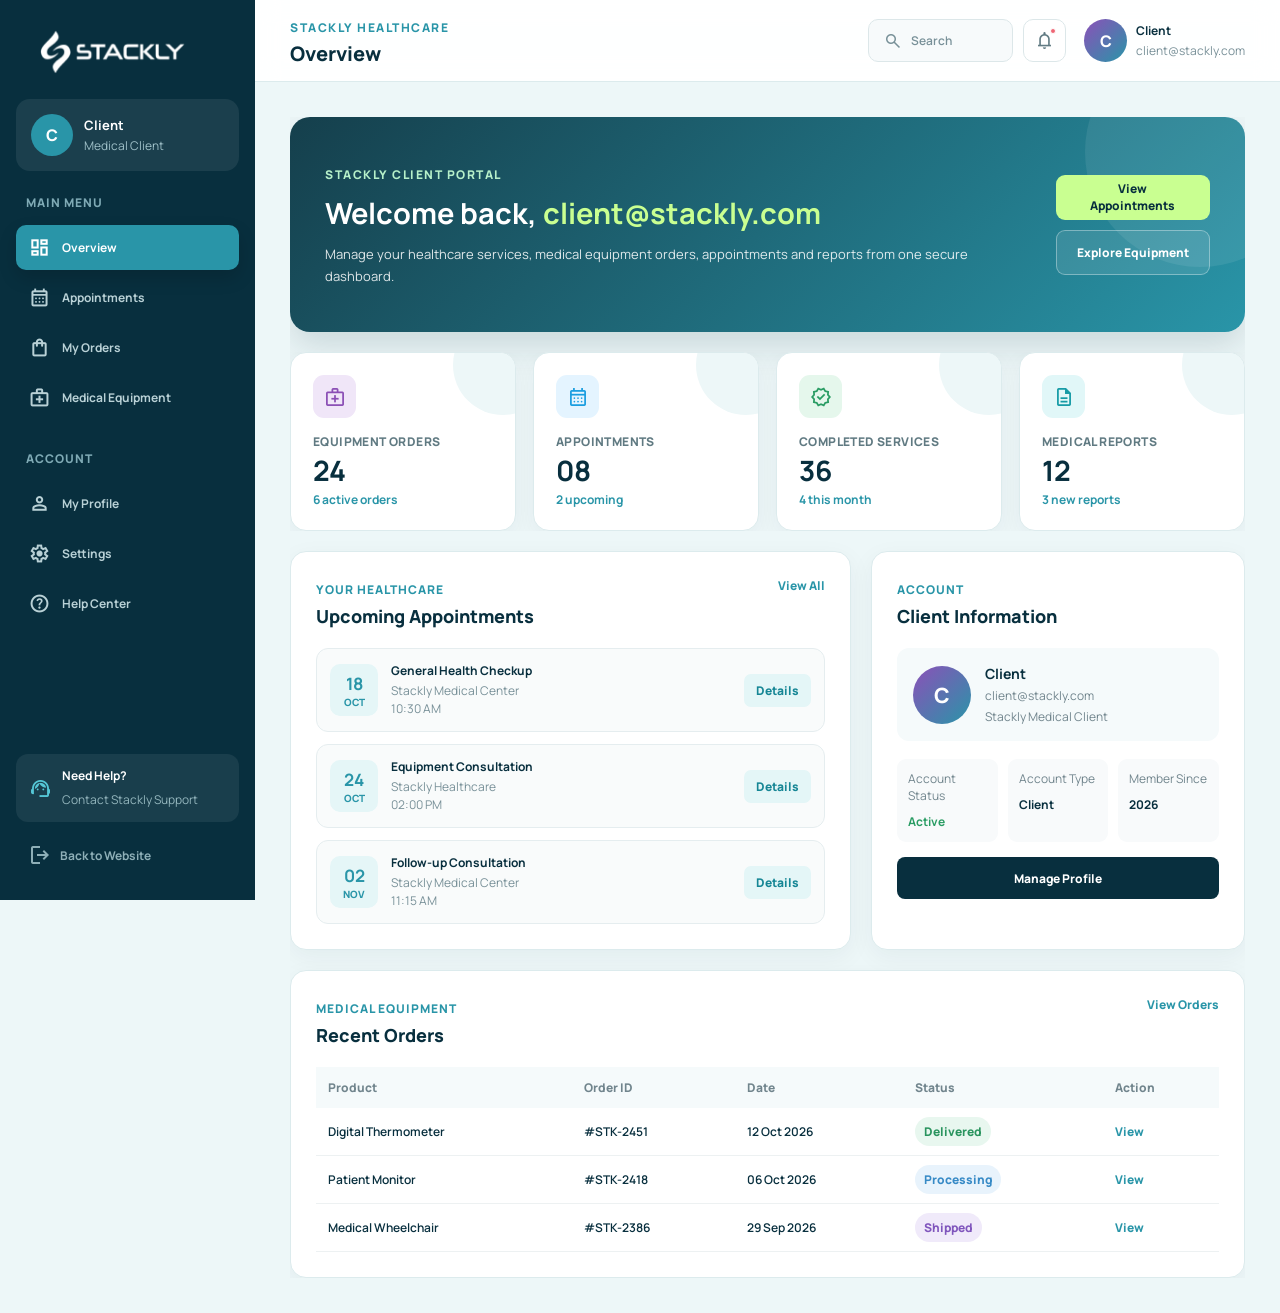
<file: client-dashboard.html>
<!DOCTYPE html>
<html lang="en">

<head>

    <meta charset="UTF-8">

    <meta
        name="viewport"
        content="width=device-width, initial-scale=1.0">

    <title>Stackly Medical - Client Dashboard</title>


    <!-- GOOGLE FONT -->
    <link
        rel="preconnect"
        href="https://fonts.googleapis.com">

    <link
        rel="preconnect"
        href="https://fonts.gstatic.com"
        crossorigin>

    <link
        href="https://fonts.googleapis.com/css2?family=Manrope:wght@400;500;600;700;800&display=swap"
        rel="stylesheet">


    <!-- MATERIAL SYMBOLS -->

    <link
        rel="stylesheet"
        href="https://fonts.googleapis.com/css2?family=Material+Symbols+Outlined:opsz,wght,FILL,GRAD@24,400,0,0">


    <!-- FONT AWESOME -->

    <link
        rel="stylesheet"
        href="https://cdnjs.cloudflare.com/ajax/libs/font-awesome/6.7.2/css/all.min.css">


    <!-- DASHBOARD CSS -->

    <link
        rel="stylesheet"
        href="css/client-dashboard.css">

</head>


<body>


<div class="stackly-dashboard">


    <!-- ==================================================
         MOBILE OVERLAY
    =================================================== -->

    <div
        class="dashboard-overlay"
        id="dashboardOverlay">
    </div>



    <!-- ==================================================
         SIDEBAR
    =================================================== -->

    <aside
        class="dashboard-sidebar"
        id="dashboardSidebar">


        <!-- LOGO -->

      <a href="client-dashboard.html" class="dashboard-logo">
    <img src="assets/logo 4.webp" alt="Stackly Logo">
</a>



        <!-- USER -->

        <div class="sidebar-user">

            <div
                class="sidebar-avatar"
                id="sidebarAvatar">

                Y

            </div>

            <div>

                <strong id="sidebarUserName">
                    Client
                </strong>

                <span>
                    Medical Client
                </span>

            </div>

        </div>



        <!-- MENU -->

        <nav class="dashboard-menu">


            <p class="menu-title">
                MAIN MENU
            </p>


            <a
                href="#overview"
                class="dashboard-menu-link active"
                data-page="overview">

                <span class="material-symbols-outlined">
                    dashboard
                </span>

                <span>
                    Overview
                </span>

            </a>



            <a
                href="#appointments"
                class="dashboard-menu-link"
                data-page="appointments">

                <span class="material-symbols-outlined">
                    calendar_month
                </span>

                <span>
                    Appointments
                </span>

            </a>



            <a
                href="#orders"
                class="dashboard-menu-link"
                data-page="orders">

                <span class="material-symbols-outlined">
                    shopping_bag
                </span>

                <span>
                    My Orders
                </span>

            </a>



            <a
                href="#equipment"
                class="dashboard-menu-link"
                data-page="equipment">

                <span class="material-symbols-outlined">
                    medical_services
                </span>

                <span>
                    Medical Equipment
                </span>

            </a>



            <p class="menu-title second-menu-title">
                ACCOUNT
            </p>



            <a
                href="#profile"
                class="dashboard-menu-link"
                data-page="profile">

                <span class="material-symbols-outlined">
                    person
                </span>

                <span>
                    My Profile
                </span>

            </a>



            <a
                href="#settings"
                class="dashboard-menu-link"
                data-page="settings">

                <span class="material-symbols-outlined">
                    settings
                </span>

                <span>
                    Settings
                </span>

            </a>



            <a
                href="404.html"
                class="dashboard-menu-link">

                <span class="material-symbols-outlined">
                    help
                </span>

                <span>
                    Help Center
                </span>

            </a>

        </nav>



        <!-- SIDEBAR BOTTOM -->

        <div class="sidebar-bottom">

            <a
                href="404.html"
                class="sidebar-support">

                <span class="material-symbols-outlined">
                    support_agent
                </span>

                <div>

                    <strong>
                        Need Help?
                    </strong>

                    <span>
                        Contact Stackly Support
                    </span>

                </div>

            </a>


            <a
                href="login.html"
                class="sidebar-home">

                <span class="material-symbols-outlined">
                    logout
                </span>

                Back to Website

            </a>

        </div>

    </aside>



    <!-- ==================================================
         MAIN AREA
    =================================================== -->

    <main class="dashboard-main">


        <!-- ==================================================
             HEADER
        =================================================== -->

        <header class="dashboard-header">


            <div class="header-left">


                <button
                    class="mobile-menu-toggle"
                    id="mobileMenuToggle">

                    <span class="material-symbols-outlined">
                        menu
                    </span>

                </button>


                <div class="header-title">

                    <span>
                        STACKLY HEALTHCARE
                    </span>

                    <h1 id="headerPageTitle">
                        Overview
                    </h1>

                </div>

            </div>



            <div class="header-right">


                <!-- SEARCH -->

                <button
                    class="header-search"
                    id="headerSearch">

                    <span class="material-symbols-outlined">
                        search
                    </span>

                    <span class="search-text">
                        Search
                    </span>

                </button>



                <!-- NOTIFICATION -->

                <button
                    class="header-notification"
                    id="headerNotification">

                    <span class="material-symbols-outlined">
                        notifications
                    </span>

                    <span class="notification-dot">
                    </span>

                </button>



                <!-- USER -->

                <div class="header-user">


                    <div
                        class="header-avatar"
                        id="headerAvatar">

                        Y

                    </div>


                    <div class="header-user-info">

                        <strong id="headerUserName">
                            Client
                        </strong>

                        <span id="headerUserEmail">
                            client@stackly.com
                        </span>

                    </div>


                </div>

            </div>

        </header>



        <!-- ==================================================
             PAGE CONTENT
        =================================================== -->

        <div class="dashboard-content">



            <!-- ==========================================
                 OVERVIEW
            =========================================== -->

            <section
                class="dashboard-page active-page"
                id="page-overview">


                <div class="welcome-card">


                    <div>

                        <span class="welcome-label">
                            STACKLY CLIENT PORTAL
                        </span>

                        <h2>
                            Welcome back,
                            <strong id="welcomeName">
                            client@stackly.com
                            </strong>
                        </h2>

                        <p>
                            Manage your healthcare services,
                            medical equipment orders,
                            appointments and reports from
                            one secure dashboard.
                        </p>

                    </div>


                    <div class="welcome-actions">

                        <a
                            href="404.html"
                            class="primary-dashboard-btn">

                            View Appointments

                        </a>

                        <a
                            href="404.html"
                            class="secondary-dashboard-btn">

                            Explore Equipment

                        </a>

                    </div>

                </div>



                <!-- STAT CARDS -->

                <div class="dashboard-stats">


                    <div class="dashboard-stat-card">

                        <div class="stat-icon purple">

                            <span class="material-symbols-outlined">
                                medical_services
                            </span>

                        </div>

                        <span>
                            EQUIPMENT ORDERS
                        </span>

                        <strong>
                            24
                        </strong>

                        <small>
                            6 active orders
                        </small>

                    </div>



                    <div class="dashboard-stat-card">

                        <div class="stat-icon blue">

                            <span class="material-symbols-outlined">
                                calendar_month
                            </span>

                        </div>

                        <span>
                            APPOINTMENTS
                        </span>

                        <strong>
                            08
                        </strong>

                        <small>
                            2 upcoming
                        </small>

                    </div>



                    <div class="dashboard-stat-card">

                        <div class="stat-icon green">

                            <span class="material-symbols-outlined">
                                verified
                            </span>

                        </div>

                        <span>
                            COMPLETED SERVICES
                        </span>

                        <strong>
                            36
                        </strong>

                        <small>
                            4 this month
                        </small>

                    </div>



                    <div class="dashboard-stat-card">

                        <div class="stat-icon cyan">

                            <span class="material-symbols-outlined">
                                description
                            </span>

                        </div>

                        <span>
                            MEDICAL REPORTS
                        </span>

                        <strong>
                            12
                        </strong>

                        <small>
                            3 new reports
                        </small>

                    </div>

                </div>



                <!-- TWO COLUMNS -->

                <div class="dashboard-two-column">


                    <!-- UPCOMING -->

                    <div class="dashboard-panel">

                        <div class="panel-heading">

                            <div>

                                <span>
                                    YOUR HEALTHCARE
                                </span>

                                <h3>
                                    Upcoming Appointments
                                </h3>

                            </div>

                            <a href="404.html">
                                View All
                            </a>

                        </div>



                        <div class="appointment-list">


                            <div class="appointment-item">

                                <div class="appointment-date">

                                    <strong>
                                        18
                                    </strong>

                                    <span>
                                        OCT
                                    </span>

                                </div>


                                <div class="appointment-info">

                                    <strong>
                                        General Health Checkup
                                    </strong>

                                    <span>
                                        Stackly Medical Center
                                    </span>

                                    <small>
                                        10:30 AM
                                    </small>

                                </div>


                                <a
                                    href="404.html"
                                    class="small-action-btn">

                                    Details

                                </a>

                            </div>



                            <div class="appointment-item">

                                <div class="appointment-date">

                                    <strong>
                                        24
                                    </strong>

                                    <span>
                                        OCT
                                    </span>

                                </div>


                                <div class="appointment-info">

                                    <strong>
                                        Equipment Consultation
                                    </strong>

                                    <span>
                                        Stackly Healthcare
                                    </span>

                                    <small>
                                        02:00 PM
                                    </small>

                                </div>


                                <a
                                    href="404.html"
                                    class="small-action-btn">

                                    Details

                                </a>

                            </div>



                            <div class="appointment-item">

                                <div class="appointment-date">

                                    <strong>
                                        02
                                    </strong>

                                    <span>
                                        NOV
                                    </span>

                                </div>


                                <div class="appointment-info">

                                    <strong>
                                        Follow-up Consultation
                                    </strong>

                                    <span>
                                        Stackly Medical Center
                                    </span>

                                    <small>
                                        11:15 AM
                                    </small>

                                </div>


                                <a
                                    href="404.html"
                                    class="small-action-btn">

                                    Details

                                </a>

                            </div>

                        </div>

                    </div>



                    <!-- PROFILE -->

                    <div class="dashboard-panel profile-summary">


                        <div class="panel-heading">

                            <div>

                                <span>
                                    ACCOUNT
                                </span>

                                <h3>
                                    Client Information
                                </h3>

                            </div>

                        </div>


                        <div class="profile-summary-box">

                            <div
                                class="large-profile-avatar"
                                id="largeProfileAvatar">

                                Y

                            </div>


                            <div>

                                <strong id="profileDisplayName">
                                    Client
                                </strong>

                                <span id="profileDisplayEmail">
                                    client@stackly.com
                                </span>

                                <small>
                                    Stackly Medical Client
                                </small>

                            </div>

                        </div>


                        <div class="profile-details">

                            <div>

                                <span>
                                    Account Status
                                </span>

                                <strong class="status-active">
                                    Active
                                </strong>

                            </div>


                            <div>

                                <span>
                                    Account Type
                                </span>

                                <strong>
                                    Client
                                </strong>

                            </div>


                            <div>

                                <span>
                                    Member Since
                                </span>

                                <strong>
                                    2026
                                </strong>

                            </div>

                        </div>


                        <a
                            href="#profile"
                            class="panel-full-btn">

                            Manage Profile

                        </a>

                    </div>

                </div>



                <!-- RECENT ORDERS -->

                <div class="dashboard-panel recent-orders-panel">


                    <div class="panel-heading">

                        <div>

                            <span>
                                MEDICAL EQUIPMENT
                            </span>

                            <h3>
                                Recent Orders
                            </h3>

                        </div>

                        <a href="#orders">
                            View Orders
                        </a>

                    </div>


                    <div class="orders-table-wrapper">

                        <table class="orders-table">

                            <thead>

                                <tr>

                                    <th>
                                        Product
                                    </th>

                                    <th>
                                        Order ID
                                    </th>

                                    <th>
                                        Date
                                    </th>

                                    <th>
                                        Status
                                    </th>

                                    <th>
                                        Action
                                    </th>

                                </tr>

                            </thead>


                            <tbody>

                                <tr>

                                    <td>
                                        Digital Thermometer
                                    </td>

                                    <td>
                                        #STK-2451
                                    </td>

                                    <td>
                                        12 Oct 2026
                                    </td>

                                    <td>
                                        <span class="order-status delivered">
                                            Delivered
                                        </span>
                                    </td>

                                    <td>
                                        <a href="404.html">
                                            View
                                        </a>
                                    </td>

                                </tr>


                                <tr>

                                    <td>
                                        Patient Monitor
                                    </td>

                                    <td>
                                        #STK-2418
                                    </td>

                                    <td>
                                        06 Oct 2026
                                    </td>

                                    <td>
                                        <span class="order-status processing">
                                            Processing
                                        </span>
                                    </td>

                                    <td>
                                        <a href="404.html">
                                            View
                                        </a>
                                    </td>

                                </tr>


                                <tr>

                                    <td>
                                        Medical Wheelchair
                                    </td>

                                    <td>
                                        #STK-2386
                                    </td>

                                    <td>
                                        29 Sep 2026
                                    </td>

                                    <td>
                                        <span class="order-status shipped">
                                            Shipped
                                        </span>
                                    </td>

                                    <td>
                                        <a href="404.html">
                                            View
                                        </a>
                                    </td>

                                </tr>

                            </tbody>

                        </table>

                    </div>

                </div>

            </section>



            <!-- ==========================================
                 APPOINTMENTS
            =========================================== -->

            <section
                class="dashboard-page"
                id="page-appointments">


                <div class="page-intro">

                    <span>
                        HEALTHCARE SERVICES
                    </span>

                    <h2>
                        Your Appointments
                    </h2>

                    <p>
                        Manage upcoming consultations,
                        equipment support sessions and
                        healthcare appointments.
                    </p>

                </div>


                <div class="large-content-grid">


                    <div class="content-card">

                        <span class="content-card-icon">

                            <span class="material-symbols-outlined">
                                calendar_month
                            </span>

                        </span>

                        <h3>
                            General Health Checkup
                        </h3>

                        <p>
                            Review your upcoming general
                            health consultation with our
                            healthcare professionals.
                        </p>

                        <a href="404.html"
                           class="card-action">

                            View Appointment

                        </a>

                    </div>


                    <div class="content-card">

                        <span class="content-card-icon">

                            <span class="material-symbols-outlined">
                                medical_services
                            </span>

                        </span>

                        <h3>
                            Equipment Consultation
                        </h3>

                        <p>
                            Get professional assistance when
                            selecting medical equipment for
                            your healthcare requirements.
                        </p>

                        <a href="404.html"
                           class="card-action">

                            View Appointment

                        </a>

                    </div>


                    <div class="content-card">

                        <span class="content-card-icon">

                            <span class="material-symbols-outlined">
                                health_and_safety
                            </span>

                        </span>

                        <h3>
                            Follow-up Consultation
                        </h3>

                        <p>
                            Continue your healthcare journey
                            with scheduled follow-up services.
                        </p>

                        <a href="404.html"
                           class="card-action">

                            View Appointment

                        </a>

                    </div>

                </div>

                <div class="appointments-content">

    <div class="appointments-header">
        <div>
            <span class="appointments-label">MY APPOINTMENTS</span>
            <h2>Appointments</h2>
            <p>Manage your upcoming medical consultations and healthcare appointments.</p>
        </div>

        <a href="404.html" class="appointments-btn">
            Book Appointment
        </a>
    </div>


    <div class="appointment-stats">

        <div class="appointment-stat-card">
            <div class="appointment-stat-icon">
                <span class="material-symbols-outlined">event</span>
            </div>

            <div>
                <span>Upcoming</span>
                <strong>03</strong>
            </div>
        </div>


        <div class="appointment-stat-card">
            <div class="appointment-stat-icon">
                <span class="material-symbols-outlined">task_alt</span>
            </div>

            <div>
                <span>Completed</span>
                <strong>12</strong>
            </div>
        </div>


        <div class="appointment-stat-card">
            <div class="appointment-stat-icon">
                <span class="material-symbols-outlined">schedule</span>
            </div>

            <div>
                <span>Pending</span>
                <strong>01</strong>
            </div>
        </div>

    </div>


    <div class="appointments-section">

        <div class="appointments-section-heading">
            <div>
                <h3>Upcoming Appointments</h3>
                <p>Your scheduled healthcare consultations</p>
            </div>

            <a href="404.html">View All</a>
        </div>


        <div class="appointment-list">


            <div class="appointment-card">

                <div class="appointment-doctor">
                    <div class="doctor-avatar">
                        DR
                    </div>

                    <div>
                        <h4>Dr. Sarah Wilson</h4>
                        <span>Cardiologist</span>
                    </div>
                </div>


                <div class="appointment-details">

                    <div>
                        <span class="material-symbols-outlined">
                            calendar_month
                        </span>

                        <div>
                            <small>Date</small>
                            <strong>28 Sep 2026</strong>
                        </div>
                    </div>


                    <div>
                        <span class="material-symbols-outlined">
                            schedule
                        </span>

                        <div>
                            <small>Time</small>
                            <strong>10:30 AM</strong>
                        </div>
                    </div>


                    <div>
                        <span class="material-symbols-outlined">
                            location_on
                        </span>

                        <div>
                            <small>Location</small>
                            <strong>Stackly Medical Center</strong>
                        </div>
                    </div>

                </div>


                <div class="appointment-actions">

                    <span class="appointment-status">
                        Confirmed
                    </span>

                    <a href="404.html">
                        View Details
                    </a>

                </div>

            </div>



            <div class="appointment-card">

                <div class="appointment-doctor">
                    <div class="doctor-avatar">
                        DR
                    </div>

                    <div>
                        <h4>Dr. Michael Thomas</h4>
                        <span>Neurologist</span>
                    </div>
                </div>


                <div class="appointment-details">

                    <div>
                        <span class="material-symbols-outlined">
                            calendar_month
                        </span>

                        <div>
                            <small>Date</small>
                            <strong>02 Oct 2026</strong>
                        </div>
                    </div>


                    <div>
                        <span class="material-symbols-outlined">
                            schedule
                        </span>

                        <div>
                            <small>Time</small>
                            <strong>02:00 PM</strong>
                        </div>
                    </div>


                    <div>
                        <span class="material-symbols-outlined">
                            location_on
                        </span>

                        <div>
                            <small>Location</small>
                            <strong>Stackly Care Clinic</strong>
                        </div>
                    </div>

                </div>


                <div class="appointment-actions">

                    <span class="appointment-status">
                        Confirmed
                    </span>

                    <a href="404.html">
                        View Details
                    </a>

                </div>

            </div>



            <div class="appointment-card">

                <div class="appointment-doctor">
                    <div class="doctor-avatar">
                        DR
                    </div>

                    <div>
                        <h4>Dr. Emily Johnson</h4>
                        <span>Physiotherapist</span>
                    </div>
                </div>


                <div class="appointment-details">

                    <div>
                        <span class="material-symbols-outlined">
                            calendar_month
                        </span>

                        <div>
                            <small>Date</small>
                            <strong>08 Oct 2026</strong>
                        </div>
                    </div>


                    <div>
                        <span class="material-symbols-outlined">
                            schedule
                        </span>

                        <div>
                            <small>Time</small>
                            <strong>11:15 AM</strong>
                        </div>
                    </div>


                    <div>
                        <span class="material-symbols-outlined">
                            location_on
                        </span>

                        <div>
                            <small>Location</small>
                            <strong>Stackly Wellness Center</strong>
                        </div>
                    </div>

                </div>


                <div class="appointment-actions">

                    <span class="appointment-status pending">
                        Pending
                    </span>

                    <a href="404.html">
                        View Details
                    </a>

                </div>

            </div>

        </div>

    </div>


    <div class="appointment-info-box">

        <div class="appointment-info-icon">
            <span class="material-symbols-outlined">
                medical_information
            </span>
        </div>

        <div>
            <h3>Need to change your appointment?</h3>
            <p>
                You can view appointment details, contact the healthcare
                center, or manage your appointment from your account.
            </p>
        </div>

        <a href="404.html">
            Contact Support
        </a>

    </div>

</div>

 </section>



            <!-- ==========================================
                 ORDERS
            =========================================== -->

            <section
                class="dashboard-page"
                id="page-orders">


                <div class="page-intro">

                    <span>
                        STACKLY STORE
                    </span>

                    <h2>
                        My Medical Equipment Orders
                    </h2>

                    <p>
                        Track your medical equipment and
                        healthcare product orders.
                    </p>

                </div>


                <div class="equipment-grid">


                    <div class="equipment-card">

                        <div class="equipment-image">
                            <img
                                src="assets/thermometer.webp"
                                alt="Digital Thermometer">
                        </div>

                        <span class="equipment-status">
                            Delivered
                        </span>

                        <h3>
                            Digital Thermometer
                        </h3>

                        <p>
                            Order #STK-2451
                        </p>

                        <strong>
                            $50
                        </strong>

                        <a
                            href="404.html"
                            class="card-action">

                            Order Details

                        </a>

                    </div>



                    <div class="equipment-card">

                        <div class="equipment-image">
                            <img
                                src="assets/microscope.webp"
                                alt="Laboratory Microscope">
                        </div>

                        <span class="equipment-status processing">
                            Processing
                        </span>

                        <h3>
                            Laboratory Microscope
                        </h3>

                        <p>
                            Order #STK-2418
                        </p>

                        <strong>
                            $350
                        </strong>

                        <a
                            href="404.html"
                            class="card-action">

                            Order Details

                        </a>

                    </div>



                    <div class="equipment-card">

                        <div class="equipment-image">
                            <img
                                src="assets/wheel-chair.webp"
                                alt="Medical Wheelchair">
                        </div>

                        <span class="equipment-status shipped">
                            Shipped
                        </span>

                        <h3>
                            Medical Wheelchair
                        </h3>

                        <p>
                            Order #STK-2386
                        </p>

                        <strong>
                            $500
                        </strong>

                        <a
                            href="404.html"
                            class="card-action">

                            Order Details

                        </a>

                    </div>

                </div>
                <div class="orders-content">

    <div class="orders-header">

        <div>
            <span class="orders-label">MY ORDERS</span>

            <h2>My Orders</h2>

            <p>
                Track your medical equipment orders, delivery status,
                and recent purchases from Stackly.
            </p>
        </div>

        <a href="404.html" class="orders-btn">
            Shop Equipment
        </a>

    </div>


    <div class="order-summary">

        <div class="order-summary-card">

            <div class="order-summary-icon">
                <span class="material-symbols-outlined">
                    shopping_bag
                </span>
            </div>

            <div>
                <span>Total Orders</span>
                <strong>18</strong>
            </div>

        </div>


        <div class="order-summary-card">

            <div class="order-summary-icon">
                <span class="material-symbols-outlined">
                    local_shipping
                </span>
            </div>

            <div>
                <span>In Delivery</span>
                <strong>03</strong>
            </div>

        </div>


        <div class="order-summary-card">

            <div class="order-summary-icon">
                <span class="material-symbols-outlined">
                    task_alt
                </span>
            </div>

            <div>
                <span>Delivered</span>
                <strong>15</strong>
            </div>

        </div>

    </div>


    <div class="orders-list-section">

        <div class="orders-list-heading">

            <div>
                <h3>Recent Orders</h3>

                <p>
                    Your latest medical equipment purchases
                </p>
            </div>

            <a href="404.html">
                View All
            </a>

        </div>


        <div class="order-item">

            <div class="order-product-icon">
                <span class="material-symbols-outlined">
                    medical_services
                </span>
            </div>

            <div class="order-product-info">

                <h4>Digital Thermometer</h4>

                <span>
                    Order #STK-1082
                </span>

            </div>

            <div class="order-date">

                <small>Order Date</small>

                <strong>
                    24 Sep 2026
                </strong>

            </div>

            <div class="order-price">

                <small>Total</small>

                <strong>
                    $85
                </strong>

            </div>

            <div class="order-status delivered">
                Delivered
            </div>

            <a href="404.html" class="order-view-btn">
                View Order
            </a>

        </div>


        <div class="order-item">

            <div class="order-product-icon">
                <span class="material-symbols-outlined">
                    science
                </span>
            </div>

            <div class="order-product-info">

                <h4>Laboratory Microscope</h4>

                <span>
                    Order #STK-1081
                </span>

            </div>

            <div class="order-date">

                <small>Order Date</small>

                <strong>
                    21 Sep 2026
                </strong>

            </div>

            <div class="order-price">

                <small>Total</small>

                <strong>
                    $350
                </strong>

            </div>

            <div class="order-status processing">
                Processing
            </div>

            <a href="404.html" class="order-view-btn">
                View Order
            </a>

        </div>


        <div class="order-item">

            <div class="order-product-icon">
                <span class="material-symbols-outlined">
                    accessible
                </span>
            </div>

            <div class="order-product-info">

                <h4>Medical Wheelchair</h4>

                <span>
                    Order #STK-1079
                </span>

            </div>

            <div class="order-date">

                <small>Order Date</small>

                <strong>
                    18 Sep 2026
                </strong>

            </div>

            <div class="order-price">

                <small>Total</small>

                <strong>
                    $490
                </strong>

            </div>

            <div class="order-status shipped">
                Shipped
            </div>

            <a href="404.html" class="order-view-btn">
                View Order
            </a>

        </div>

    </div>


    <div class="orders-info-box">

        <div class="orders-info-icon">

            <span class="material-symbols-outlined">
                local_shipping
            </span>

        </div>

        <div>

            <h3>
                Need help with your order?
            </h3>

            <p>
                Contact Stackly support for order tracking,
                delivery information, or product assistance.
            </p>

        </div>

        <a href="404.html">
            Contact Support
        </a>

    </div>

</div>

</section>



            <!-- ==========================================
                 EQUIPMENT
            =========================================== -->

            <section
                class="dashboard-page"
                id="page-equipment">


                <div class="page-intro">

                    <span>
                        MEDICAL EQUIPMENT
                    </span>

                    <h2>
                        Healthcare Equipment
                    </h2>

                    <p>
                        Explore trusted medical equipment
                        selected for hospitals, clinics,
                        laboratories and home healthcare.
                    </p>

                </div>


                <div class="service-list">


                    <div class="service-row">

                        <div class="service-row-icon">
                            <span class="material-symbols-outlined">
                                monitoring
                            </span>
                        </div>

                        <div>

                            <h3>
                                Diagnostic Equipment
                            </h3>

                            <p>
                                Digital thermometers,
                                patient monitors and
                                diagnostic healthcare tools.
                            </p>

                        </div>

                        <a href="404.html"
                           class="card-action">

                            Explore

                        </a>

                    </div>



                    <div class="service-row">

                        <div class="service-row-icon">
                            <span class="material-symbols-outlined">
                                science
                            </span>
                        </div>

                        <div>

                            <h3>
                                Laboratory Equipment
                            </h3>

                            <p>
                                Microscopes, laboratory
                                glassware and essential
                                testing equipment.
                            </p>

                        </div>

                        <a href="404.html"
                           class="card-action">

                            Explore

                        </a>

                    </div>



                    <div class="service-row">

                        <div class="service-row-icon">
                            <span class="material-symbols-outlined">
                                surgical
                            </span>
                        </div>

                        <div>

                            <h3>
                                Surgical Equipment
                            </h3>

                            <p>
                                Reliable surgical instruments
                                and healthcare accessories.
                            </p>

                        </div>

                        <a href="404.html"
                           class="card-action">

                            Explore

                        </a>

                    </div>



                    <div class="service-row">

                        <div class="service-row-icon">
                            <span class="material-symbols-outlined">
                                accessible
                            </span>
                        </div>

                        <div>

                            <h3>
                                Patient Care Equipment
                            </h3>

                            <p>
                                Wheelchairs, rehabilitation
                                products and everyday patient
                                care equipment.
                            </p>

                        </div>

                        <a href="404.html"
                           class="card-action">

                            Explore

                        </a>

                    </div>

                </div>
           <div class="equipment-content">

    <div class="equipment-header">

        <div>
            <span class="equipment-label">EQUIPMENT CENTER</span>

            <h2>Manage Your Healthcare Equipment</h2>

            <p>
                Keep track of essential healthcare equipment, availability,
                service status, and equipment information in one place.
            </p>
        </div>

        <a href="404.html" class="equipment-btn">
            Request Equipment
        </a>

    </div>


    <div class="equipment-overview">

        <div class="equipment-overview-card">

            <div class="equipment-overview-icon">
                <span class="material-symbols-outlined">
                    devices
                </span>
            </div>

            <div>
                <span>Available Equipment</span>
                <strong>126</strong>
            </div>

        </div>


        <div class="equipment-overview-card">

            <div class="equipment-overview-icon">
                <span class="material-symbols-outlined">
                    build
                </span>
            </div>

            <div>
                <span>Under Service</span>
                <strong>08</strong>
            </div>

        </div>


        <div class="equipment-overview-card">

            <div class="equipment-overview-icon">
                <span class="material-symbols-outlined">
                    verified
                </span>
            </div>

            <div>
                <span>Verified Equipment</span>
                <strong>118</strong>
            </div>

        </div>


        <div class="equipment-overview-card">

            <div class="equipment-overview-icon">
                <span class="material-symbols-outlined">
                    support_agent
                </span>
            </div>

            <div>
                <span>Service Support</span>
                <strong>24/7</strong>
            </div>

        </div>

    </div>


    <div class="equipment-main-panel">

        <div class="equipment-panel-heading">

            <div>
                <h3>Equipment Activity</h3>

                <p>
                    Recently accessed medical equipment
                </p>
            </div>

            <a href="404.html">
                View History
            </a>

        </div>


        <div class="equipment-item">

            <div class="equipment-item-icon">
                <span class="material-symbols-outlined">
                    ecg_heart
                </span>
            </div>

            <div class="equipment-item-info">

                <h4>Patient Monitoring System</h4>

                <span>
                    Monitoring Equipment
                </span>

            </div>

            <div class="equipment-item-status active">
                Available
            </div>

            <a href="404.html">
                Details
            </a>

        </div>


        <div class="equipment-item">

            <div class="equipment-item-icon">
                <span class="material-symbols-outlined">
                    oxygen_saturation
                </span>
            </div>

            <div class="equipment-item-info">

                <h4>Pulse Oximeter</h4>

                <span>
                    Patient Monitoring
                </span>

            </div>

            <div class="equipment-item-status active">
                Available
            </div>

            <a href="404.html">
                Details
            </a>

        </div>


        <div class="equipment-item">

            <div class="equipment-item-icon">
                <span class="material-symbols-outlined">
                    ventilator
                </span>
            </div>

            <div class="equipment-item-info">

                <h4>Portable Ventilator</h4>

                <span>
                    Respiratory Equipment
                </span>

            </div>

            <div class="equipment-item-status service">
                Under Service
            </div>

            <a href="404.html">
                Details
            </a>

        </div>


        <div class="equipment-item">

            <div class="equipment-item-icon">
                <span class="material-symbols-outlined">
                    blood_pressure
                </span>
            </div>

            <div class="equipment-item-info">

                <h4>Digital BP Monitor</h4>

                <span>
                    Diagnostic Equipment
                </span>

            </div>

            <div class="equipment-item-status active">
                Available
            </div>

            <a href="404.html">
                Details
            </a>

        </div>

    </div>


    <div class="equipment-support-box">

        <div class="equipment-support-icon">

            <span class="material-symbols-outlined">
                engineering
            </span>

        </div>

        <div>

            <span>EQUIPMENT SERVICE</span>

            <h3>Need equipment maintenance?</h3>

            <p>
                Submit a service request for inspection,
                maintenance, or technical assistance.
            </p>

        </div>

        <a href="404.html">
            Request Service
        </a>

    </div>

</div>
</section>

            <!-- ==========================================
                 PROFILE
            =========================================== -->

            <section
                class="dashboard-page"
                id="page-profile">


                <div class="page-intro">

                    <span>
                        ACCOUNT
                    </span>

                    <h2>
                        My Profile
                    </h2>

                    <p>
                        Manage your Stackly healthcare
                        account information.
                    </p>

                </div>


                <div class="profile-page-card">


                    <div
                        class="profile-page-avatar"
                        id="profilePageAvatar">

                        Y

                    </div>


                    <div class="profile-page-info">

                        <span>
                            CLIENT ACCOUNT
                        </span>

                        <h3 id="profilePageName">
                            Client
                        </h3>

                        <p id="profilePageEmail">
                            client@stackly.com
                        </p>

                    </div>


                    <a
                        href="404.html"
                        class="primary-dashboard-btn">

                        Edit Profile

                    </a>

                </div>


                <div class="profile-information-grid">


                    <div>

                        <span>
                            Email Address
                        </span>

                        <strong id="profileEmailField">
                            client@stackly.com
                        </strong>

                    </div>


                    <div>

                        <span>
                            Account Type
                        </span>

                        <strong>
                            Client
                        </strong>

                    </div>


                    <div>

                        <span>
                            Healthcare Status
                        </span>

                        <strong>
                            Active
                        </strong>

                    </div>


                    <div>

                        <span>
                            Member Since
                        </span>

                        <strong>
                            2026
                        </strong>

                    </div>

                </div>

            </section>



            <!-- ==========================================
                 SETTINGS
            =========================================== -->

            <section
                class="dashboard-page"
                id="page-settings">


                <div class="page-intro">

                    <span>
                        ACCOUNT SETTINGS
                    </span>

                    <h2>
                        Dashboard Settings
                    </h2>

                    <p>
                        Manage your Stackly dashboard
                        preferences and account controls.
                    </p>

                </div>


                <div class="settings-list">


                    <div class="settings-row">

                        <div class="settings-icon">

                            <span class="material-symbols-outlined">
                                notifications
                            </span>

                        </div>

                        <div>

                            <h3>
                                Healthcare Notifications
                            </h3>

                            <p>
                                Manage appointment and
                                healthcare updates.
                            </p>

                        </div>

                        <a href="404.html"
                           class="card-action">

                            Manage

                        </a>

                    </div>



                    <div class="settings-row">

                        <div class="settings-icon">

                            <span class="material-symbols-outlined">
                                lock
                            </span>

                        </div>

                        <div>

                            <h3>
                                Account Security
                            </h3>

                            <p>
                                Manage password and
                                account security settings.
                            </p>

                        </div>

                        <a href="404.html"
                           class="card-action">

                            Manage

                        </a>

                    </div>



                    <div class="settings-row">

                        <div class="settings-icon">

                            <span class="material-symbols-outlined">
                                language
                            </span>

                        </div>

                        <div>

                            <h3>
                                Language Preferences
                            </h3>

                            <p>
                                Configure your dashboard
                                language preferences.
                            </p>

                        </div>

                        <a href="404.html"
                           class="card-action">

                            Manage

                        </a>

                    </div>

                </div>

            </section>


        </div>

    </main>

</div>



<!-- GSAP -->

<script src="https://cdnjs.cloudflare.com/ajax/libs/gsap/3.12.5/gsap.min.js">
</script>


<!-- DASHBOARD JS -->

<script src="js/client-dashboard.js">
</script>


</body>

</html>
</file>
<file: css/style.css>
/* =========================================================
   REMOVE DEFAULT PAGE GAP
========================================================= */

html,
body {
    width: 100%;
    margin: 0 !important;
    padding: 0 !important;
    overflow-x: hidden;
}

* {
    box-sizing: border-box;
}


/* ================================
   NAVBAR
================================ */

* {
    box-sizing: border-box;
}

.medical-navbar {
    position: fixed;
    top: 0;
    left: 50%;
    transform: translateX(-50%);

    width: calc(100% - 280px);
    max-width: 1500px;

    height: 78px;

    z-index: 9999;

    padding: 20px 0;

    background: transparent;
}


/* ================================
   INNER NAVBAR
================================ */

.navbar-inner {
    width: 100%;
    height: 62px;

    display: flex;
    align-items: center;

    padding: 0 16px;

    border-radius: 0 0 14px 14px;

    background: rgba(255, 255, 255, 0.94);

    border: 1px solid rgba(210, 230, 235, 0.8);

    box-shadow: 0 5px 25px rgba(19, 74, 88, 0.06);

    backdrop-filter: blur(12px);
}


/* ================================
   STACKLY LOGO
================================ */

.stackly-logo {
    display: flex;
    align-items: center;

    gap: 8px;

    text-decoration: none;

    flex-shrink: 0;
}

.logo-mark {
    position: relative;

    width: 37px;
    height: 37px;

    display: block;
}

.logo-shape {
    position: absolute;

    width: 13px;
    height: 13px;

    border-radius: 4px;
}

.shape-1 {
    top: 1px;
    left: 14px;

    background: #15594e;

    transform: rotate(25deg);
}

.shape-2 {
    top: 15px;
    left: 1px;

    background: #f08032;

    transform: rotate(25deg);
}

.shape-3 {
    top: 15px;
    right: 1px;

    background: #287f72;

    transform: rotate(25deg);
}

.shape-4 {
    bottom: 0;
    left: 14px;

    background: #ef8b35;

    transform: rotate(25deg);
}

.logo-text {
    color: #092f3a;

    font-family: Arial, sans-serif;

    font-size: 25px;
    font-weight: 800;

    letter-spacing: -1px;
}


/* ================================
   DESKTOP MENU
================================ */

.desktop-menu {
    position: absolute;

    left: 50%;

    transform: translateX(-50%);

    height: 100%;

    display: flex;
    align-items: center;

    gap: 34px;
}

.desktop-menu a {
    position: relative;

    padding: 8px 0;

    color: #062f3b;

    text-decoration: none;

    font-family: Arial, sans-serif;

    font-size: 14px;
    font-weight: 500;

    transition: color 0.3s ease;
}

.desktop-menu a:hover,
.desktop-menu a.active {
    color: #16869a;
}


/* ACTIVE LINE */

.desktop-menu a::after {
    content: "";

    position: absolute;

    left: 50%;
    bottom: 0;

    width: 0;
    height: 2px;

    border-radius: 10px;

    background: #16869a;

    transform: translateX(-50%);

    transition: width 0.3s ease;
}

.desktop-menu a:hover::after,
.desktop-menu a.active::after {
    width: 18px;
}


/* ================================
   LOGIN BUTTON
================================ */

.login-btn {
    margin-left: auto;

    width: 177px;
    height: 49px;

    display: flex;
    align-items: center;
    justify-content: center;

    border-radius: 13px;

    background: #298fa1;

    color: #ffffff;

    text-decoration: none;

    font-family: Arial, sans-serif;

    font-size: 14px;
    font-weight: 600;

    transition:
        background 0.3s ease,
        transform 0.3s ease,
        box-shadow 0.3s ease;
}

.login-btn:hover {
    background: #207b8c;

    transform: translateY(-1px);

    box-shadow: 0 8px 18px rgba(41, 143, 161, 0.2);
}


/* ================================
   MOBILE TOGGLE
================================ */

.menu-toggle {
    display: none;

    width: 42px;
    height: 42px;

    padding: 0;

    border: none;

    border-radius: 10px;

    background: #298fa1;

    cursor: pointer;

    align-items: center;
    justify-content: center;

    flex-direction: column;

    gap: 5px;
}

.menu-toggle span {
    width: 20px;
    height: 2px;

    border-radius: 5px;

    background: #ffffff;

    transition: all 0.3s ease;
}


/* ================================
   MOBILE MENU
================================ */

.mobile-menu {
    display: none;
}


/* =====================================================
   TABLET
===================================================== */

@media (max-width: 1100px) {

    .medical-navbar {
        width: calc(100% - 80px);
    }

    .desktop-menu {
        gap: 25px;
    }

    .login-btn {
        width: 140px;
    }
}


/* =====================================================
   MOBILE
===================================================== */

@media (max-width: 768px) {

    .medical-navbar {
        top: 0;
        left: 0;

        transform: none;

        width: 100%;

        height: 72px;

        padding: 7px 8px;

        margin: 0;
    }


    /* NAVBAR */

    .navbar-inner {
        width: 100%;

        height: 58px;

        padding: 0 12px;

        border-radius: 0 0 11px 11px;
    }


    /* LOGO */

    .logo-mark {
        width: 32px;
        height: 32px;
    }

    .logo-text {
        font-size: 22px;
    }


    /* HIDE DESKTOP */

    .desktop-menu,
    .login-btn {
        display: none;
    }


    /* TOGGLE */

    .menu-toggle {
        display: flex;

        margin-left: auto;
    }


    /* ================================
       MOBILE MENU BOX
    ================================ */

    .mobile-menu {
        position: absolute;

        top: 66px;
        right: 8px;

        width: min(260px, calc(100vw - 16px));

        padding: 10px;

        display: flex;
        flex-direction: column;

        gap: 4px;

        background: rgba(255, 255, 255, 0.98);

        border: 1px solid #d8e9ed;

        border-radius: 14px;

        box-shadow:
            0 15px 40px rgba(20, 73, 86, 0.16);

        backdrop-filter: blur(15px);

        opacity: 0;
        visibility: hidden;

        transform: translateY(-12px) scale(0.97);

        transition:
            opacity 0.25s ease,
            visibility 0.25s ease,
            transform 0.25s ease;
    }


    /* OPEN */

    .mobile-menu.show {
        opacity: 1;

        visibility: visible;

        transform: translateY(0) scale(1);
    }


    /* MENU LINKS */

    .mobile-menu a {
        width: 100%;

        padding: 13px 15px;

        border-radius: 9px;

        color: #07333e;

        text-decoration: none;

        font-family: Arial, sans-serif;

        font-size: 14px;
        font-weight: 500;

        transition:
            background 0.25s ease,
            color 0.25s ease;
    }

    .mobile-menu a:hover,
    .mobile-menu a.active {
        background: #e9f6f8;

        color: #16869a;
    }


    /* MOBILE LOGIN */

    .mobile-menu .mobile-login {
        margin-top: 6px;

        text-align: center;

        background: #298fa1;

        color: #ffffff;

        font-weight: 600;
    }

    .mobile-menu .mobile-login:hover {
        background: #207b8c;

        color: #ffffff;
    }


    /* ================================
       HAMBURGER → X
    ================================ */

    .menu-toggle.open span:nth-child(1) {
        transform: translateY(7px) rotate(45deg);
    }

    .menu-toggle.open span:nth-child(2) {
        opacity: 0;
    }

    .menu-toggle.open span:nth-child(3) {
        transform: translateY(-7px) rotate(-45deg);
    }
}


/* =====================================================
   SMALL MOBILE
===================================================== */

@media (max-width: 420px) {

    .medical-navbar {
        padding-left: 5px;
        padding-right: 5px;
    }

    .navbar-inner {
        padding: 0 10px;
    }

    .logo-text {
        font-size: 21px;
    }

    .mobile-menu {
        right: 5px;

        width: calc(100vw - 10px);
    }
}

/* ================================
   STACKLY IMAGE LOGO
================================ */

.stackly-logo {
    display: flex;
    align-items: center;

    text-decoration: none;

    flex-shrink: 0;
}

.stackly-logo-img {
    display: block;

    width: 210px;
    height: auto;

    object-fit: contain;
}


/* MOBILE LOGO */

@media (max-width: 768px) {

    .stackly-logo-img {
        width: 165px;
        height: auto;
    }

}


@media (max-width: 420px) {

    .stackly-logo-img {
        width: 195px;
        height:190px;
        margin-left:-30px;
    }

}



/* =========================================================
   STACKLY MEDICAL FOOTER
========================================================= */
.medical-footer {
    width: 100% !important;
    margin: 0 !important;
    padding: 0 !important;

    position: relative;
    overflow: hidden;

    background:
        linear-gradient(
            rgba(4, 29, 43, 0.88),
            rgba(4, 29, 43, 0.88)
        ),
        url("../assets/lab-main\ \(1\).webp");

    background-size: cover;
    background-position: center;
    background-repeat: no-repeat;

    color: #ffffff;
}

/* =========================================================
   MEDICAL BACKGROUND DESIGN
========================================================= */
/*
.medical-footer::before {
    content: "";

    position: absolute;

    inset: 0;

    opacity: 0.13;

    background-image:
        linear-gradient(
            45deg,
            transparent 48%,
            #59d5df 49%,
            transparent 50%
        ),
        linear-gradient(
            -45deg,
            transparent 48%,
            #59d5df 49%,
            transparent 50%
        );

    background-size: 140px 140px;

    pointer-events: none;
}


/* subtle medical glow */

.medical-footer::after {
    content: "";

    position: absolute;

    width: 400px;
    height: 400px;

    left: -180px;
    bottom: -250px;

    border-radius: 50%;

    background: rgba(53, 195, 206, 0.10);

    filter: blur(20px);

    pointer-events: none;
}


/* =========================================================
   CONTAINER
========================================================= */
.medical-footer-container {
    width: 100%;
    margin: 0;
    padding: 75px 5% 85px;
    
    position: relative;
    z-index: 2;

    display: grid;

    grid-template-columns:
        1.45fr
        0.75fr
        1fr
        1.25fr;

    gap: 65px;
}
/* =========================================================
   BRAND
========================================================= */

.medical-footer-brand {
    min-width: 0;
}


.medical-footer-logo {
    display: inline-flex;

    align-items: center;

    text-decoration: none;

    margin-bottom: 25px;
}


.medical-footer-logo img {
    width: 220px;
    height: auto;

    display: block;

    object-fit: contain;
    margin-top:-35px;
    margin-left: 50px;
}


.medical-footer-brand > p {
    max-width: 390px;

    margin: 0;

    color: #a7bcc6;

    font-size: 13px;

    line-height: 1.8;
    margin-top:-60px;
}


/* =========================================================
   SOCIALS
========================================================= */

.medical-footer-socials {
    display: flex;

    align-items: center;

    gap: 13px;

    margin-top: 32px;
}


.medical-footer-socials a {
    width: 45px;
    height: 45px;

    display: flex;

    align-items: center;
    justify-content: center;

    border-radius: 50%;

    background: rgba(255, 255, 255, 0.055);

    border: 1px solid rgba(255, 255, 255, 0.08);

    color: #ffffff;

    text-decoration: none;

    font-size: 15px;

    transition:
        background 0.3s ease,
        color 0.3s ease,
        transform 0.3s ease;
        margin-left: 15px;
}


.medical-footer-socials a:hover {
    background: #35c3ce;

    color: #082f3e;

    transform: translateY(-4px);
}


/* =========================================================
   FOOTER COLUMNS
========================================================= */

.medical-footer-column {
    min-width: 0;
}


.medical-footer-column h3,
.medical-footer-newsletter h3 {
    margin: 0 0 30px;

    display: flex;

    align-items: center;

    gap: 13px;

    color: #ffffff;

    font-size: 20px;

    line-height: 1.2;

    font-weight: 700;
}


.medical-footer-column h3 span,
.medical-footer-newsletter h3 span {
    width: 4px;
    height: 35px;

    flex-shrink: 0;

    border-radius: 2px;

    background: #35c3ce;
}


/* =========================================================
   LINKS
========================================================= */

.medical-footer-column ul {
    margin: 0;
    padding: 0;

    list-style: none;
}


.medical-footer-column li {
    margin-bottom: 18px;
}


.medical-footer-column a {
    color: #a7bcc6;

    text-decoration: none;

    font-size: 13px;

    transition:
        color 0.25s ease,
        padding-left 0.25s ease;
}


.medical-footer-column a:hover {
    color: #35c3ce;

    padding-left: 5px;
}


/* =========================================================
   NEWSLETTER
========================================================= */

.medical-footer-newsletter p {
    max-width: 360px;

    margin: 0 0 28px;

    color: #a7bcc6;

    font-size: 13px;

    line-height: 1.7;
}


/* =========================================================
   NEWSLETTER FORM
========================================================= */

.medical-newsletter-form {
    width: 100%;
    max-width: 370px;

    height: 58px;

    display: flex;

    border: 1px solid rgba(255, 255, 255, 0.13);

    background: rgba(255, 255, 255, 0.035);

    overflow: hidden;
}


.medical-newsletter-form input {
    width: calc(100% - 68px);

    height: 100%;

    padding: 0 20px;

    border: none;
    outline: none;

    background: transparent;

    color: #ffffff;

    font-family: "Manrope", sans-serif;

    font-size: 13px;
}


.medical-newsletter-form input::placeholder {
    color: #758e9a;
}


.medical-newsletter-form button {
    width: 68px;
    height: 100%;

    flex-shrink: 0;

    border: none;

    background: #35c3ce;

    color: #082f3e;

    cursor: pointer;

    font-size: 18px;

    transition:
        background 0.3s ease,
        color 0.3s ease;
}


.medical-newsletter-form button:hover {
    background: #ffffff;

    color: #082f3e;
}


/* =========================================================
   EMAIL ERROR
========================================================= */

.medical-email-error {
    min-height: 20px;

    margin: 8px 0 0 !important;

    color: #ff7777 !important;

    font-size: 11px !important;

    line-height: 1.4 !important;

    opacity: 0;

    visibility: hidden;

    transform: translateY(-4px);

    transition:
        opacity 0.25s ease,
        visibility 0.25s ease,
        transform 0.25s ease;
}


.medical-email-error.show {
    opacity: 1;

    visibility: visible;

    transform: translateY(0);
}


/* =========================================================
   BOTTOM
========================================================= */
.medical-footer-bottom {
    width: 100%;
    margin: 0;
    padding: 27px 5%;

    position: relative;
    z-index: 2;

    display: flex;
    align-items: center;
    justify-content: space-between;

    gap: 25px;

    border-top: 1px solid rgba(255, 255, 255, 0.10);
}


.medical-footer-bottom p {
    margin: 0;

    color: #8199a4;

    font-size: 11px;
}


.medical-footer-crafted {
    text-align: center;
}


.medical-footer-crafted i {
    margin: 0 4px;

    color: #35c3ce;
}


.medical-footer-legal {
    display: flex;

    align-items: center;

    gap: 12px;
}


.medical-footer-legal a {
    color: #8199a4;

    text-decoration: none;

    font-size: 11px;

    transition: color 0.25s ease;
}


.medical-footer-legal a:hover {
    color: #35c3ce;
}


.medical-footer-legal span {
    color: #506b76;

    font-size: 11px;
}


/* =========================================================
   TABLET
========================================================= */

@media (max-width: 1050px) {

    .medical-footer-container {
        width: 92%;

        grid-template-columns:
            1.3fr
            0.8fr
            1fr;

        gap: 45px;
    }

    .medical-footer-newsletter {
        grid-column: 1 / -1;

        max-width: 500px;
    }

    .medical-footer-bottom {
        width: 92%;
    }
}


/* =========================================================
   MOBILE
========================================================= */

@media (max-width: 768px) {

    .medical-footer-container {
        width:100%;

        padding: 60px 0 55px;

        display: flex;

        flex-direction: column;

        align-items: center;

        gap: 42px;

        text-align: center;
    }


    /* BRAND */

    .medical-footer-brand {
        width: 100%;

        display: flex;

        flex-direction: column;

        align-items: center;
    }


    .medical-footer-logo {
        margin-bottom: 25px;
    }


    .medical-footer-logo img {
        width: 250px;
        margin-left: 0;
    }


    .medical-footer-brand > p {
        max-width: 390px;

        font-size: 12px;

        line-height: 1.8;
    }


    /* SOCIAL */

    .medical-footer-socials {
        justify-content: center;

        margin-top: 25px;
    }


    /* COLUMNS */

    .medical-footer-column {
        width: 100%;

        display: flex;

        flex-direction: column;

        align-items: center;
    }


    .medical-footer-column h3,
    .medical-footer-newsletter h3 {
        margin-bottom: 23px;

        font-size: 19px;
    }


    .medical-footer-column h3 span,
    .medical-footer-newsletter h3 span {
        height: 29px;
    }


    .medical-footer-column li {
        margin-bottom: 14px;
    }


    .medical-footer-column a {
        font-size: 16px;
    }


    /* NEWSLETTER */

    .medical-footer-newsletter {
        width: 90%;

        display: flex;

        flex-direction: column;

        align-items: center;
    }


    .medical-footer-newsletter p {
        max-width: 400px;

        font-size: 12px;
    }


    .medical-newsletter-form {
        width: 100%;

        max-width: 400px;

        height: 54px;

        text-align: left;
    }


    /* BOTTOM */

    .medical-footer-bottom {
        width: calc(100% - 30px);

        padding: 23px 0 27px;

        flex-direction: column;

        justify-content: center;

        gap: 14px;

        text-align: center;
    }


    .medical-footer-bottom p {
        font-size: 13px;
    }


    .medical-footer-legal {
        justify-content: center;
    }


    .medical-footer-legal a,
    .medical-footer-legal span {
        font-size: 12px;
    }
}


/* =========================================================
   SMALL MOBILE
========================================================= */

@media (max-width: 420px) {

    .medical-footer-container {
        width:100%;

        padding-top: 50px;
    }


    .medical-footer-socials a {
        width: 44px;
        height: 44px;

        font-size: 14px;
    }


    .medical-footer-column h3,
    .medical-footer-newsletter h3 {
        font-size: 18px;
    }


    .medical-newsletter-form {
        height: 52px;
    }


    .medical-newsletter-form input {
        padding: 0 15px;

        font-size: 12px;
    }


    .medical-newsletter-form button {
        width: 60px;
    }
}



/* =========================================================
   PREMIUM STACKLY MEDICAL LOADER
========================================================= */

.premium-page-loader {
    position: fixed;
    inset: 0;

    width: 100%;
    height: 100vh;

    display: flex;
    align-items: center;
    justify-content: center;

    background: #ffffff;

    z-index: 999999;

    opacity: 1;
    visibility: visible;

    transition:
        opacity .5s ease,
        visibility .5s ease;
}

.premium-page-loader.loader-hidden {
    opacity: 0;
    visibility: hidden;
    pointer-events: none;
}


/* =========================================================
   RINGS
========================================================= */

.premium-loader-rings {
    position: relative;

    width: 130px;
    height: 130px;

    display: flex;
    align-items: center;
    justify-content: center;
}


/* OUTER */

.premium-ring {
    position: absolute;

    border-radius: 50%;

    border: 3px solid transparent;

    box-sizing: border-box;
}


.ring-outer {
    width: 130px;
    height: 130px;

    border-top-color: #2995a8;
    border-right-color: #2995a8;

    animation:
        stacklyOuter 1.1s linear infinite;
}


/* MIDDLE */

.ring-middle {
    width: 98px;
    height: 98px;

    border-bottom-color: #36c4ca;
    border-left-color: #36c4ca;

    animation:
        stacklyMiddle .85s linear infinite reverse;
}


/* INNER */

.ring-inner {
    width: 68px;
    height: 68px;

    border-top-color: #082f3e;
    border-right-color: #082f3e;

    animation:
        stacklyInner .7s linear infinite;
}


/* =========================================================
   CENTER STACKLY MEDICAL
========================================================= */

.premium-loader-center {
    position: absolute;

    width: 60px;
    height: 60px;

    border-radius: 50%;

    background: #ffffff;

    display: flex;
    flex-direction: column;

    align-items: center;
    justify-content: center;

    text-align: center;

    z-index: 5;

    box-shadow:
        0 0 0 4px rgba(41,149,168,.08),
        0 0 20px rgba(41,149,168,.15);

    animation: stacklyCenterPulse 1.4s ease-in-out infinite;
}


/* STACKLY */

.premium-loader-center strong {

    margin: 0;

    color: #082f3e;

    font-family:
        "Manrope",
        sans-serif;

    font-size: 10px;

    font-weight: 900;

    letter-spacing: 1px;

    line-height: 1.1;
}


/* MEDICAL */

.premium-loader-center span {

    margin-top: 3px;

    color: #2995a8;

    font-family:
        "Manrope",
        sans-serif;

    font-size: 7px;

    font-weight: 800;

    letter-spacing: 1.2px;

    line-height: 1;
}


/* =========================================================
   ROTATION
========================================================= */

@keyframes stacklyOuter {

    from {
        transform: rotate(0deg);
    }

    to {
        transform: rotate(360deg);
    }

}


@keyframes stacklyMiddle {

    from {
        transform: rotate(360deg);
    }

    to {
        transform: rotate(0deg);
    }

}


@keyframes stacklyInner {

    from {
        transform: rotate(0deg);
    }

    to {
        transform: rotate(-360deg);
    }

}


/* CENTER PULSE */

@keyframes stacklyCenterPulse {

    0%,
    100% {
        transform: scale(.94);
    }

    50% {
        transform: scale(1.04);
    }

}


/* =========================================================
   MOBILE
========================================================= */

@media (max-width: 768px) {

    .premium-loader-rings {
        width: 110px;
        height: 110px;
    }

    .ring-outer {
        width: 110px;
        height: 110px;
    }

    .ring-middle {
        width: 82px;
        height: 82px;
    }

    .ring-inner {
        width: 57px;
        height: 57px;
    }

    .premium-loader-center {
        width: 54px;
        height: 54px;
    }

    .premium-loader-center strong {
        font-size: 9px;
    }

    .premium-loader-center span {
        font-size: 6px;
    }
}
</file>
<file: css/home.css>
/* =========================================
   MEDICAL HERO
========================================= */

.medical-hero {

    position: relative;

    width: 100%;
    min-height: 680px;
    padding-top: 70px;
    overflow: hidden;

    background:
        linear-gradient(
            115deg,
            #f5fbfd 0%,
            #eaf6fa 48%,
            #d8edf3 100%
        );

    font-family: "Manrope", sans-serif;

}


/* =========================================
   HERO CONTAINER
========================================= */

.hero-container {

    position: relative;

    z-index: 5;

    width: min(1250px, 90%);

    min-height: 680px;

    margin: 0 auto;

    display: flex;

    align-items: center;

    justify-content: space-between;

}


/* =========================================
   GEOMETRIC BACKGROUND
========================================= */

.hero-shape {

    position: absolute;

    pointer-events: none;

    z-index: 1;

}


/* LEFT LARGE SHAPE */

.hero-shape-one {

    width: 700px;
    height: 600px;

    left: -280px;
    top: 80px;

    background: rgba(255,255,255,0.42);

    clip-path: polygon(
        0 0,
        100% 35%,
        65% 100%,
        0 75%
    );

}


/* CENTER SHAPE */

.hero-shape-two {

    width: 900px;
    height: 500px;

    left: 300px;
    bottom: -170px;

    background: rgba(196,220,230,0.40);

    clip-path: polygon(
        0 20%,
        70% 0,
        100% 45%,
        35% 100%
    );

}


/* RIGHT TOP */

.hero-shape-three {

    width: 650px;
    height: 500px;

    right: -250px;
    top: -130px;

    background: rgba(255,255,255,0.30);

    clip-path: polygon(
        40% 0,
        100% 0,
        100% 70%,
        0 100%
    );

}


/* RIGHT BOTTOM */

.hero-shape-four {

    width: 800px;
    height: 300px;

    right: -200px;
    bottom: -120px;

    background: rgba(187,215,226,0.40);

    clip-path: polygon(
        0 50%,
        70% 0,
        100% 30%,
        30% 100%
    );

}


/* LIGHT DIAGONAL */

.hero-shape-five {

    width: 2px;
    height: 800px;

    right: 35%;

    top: -100px;

    background: rgba(255,255,255,0.6);

    transform: rotate(35deg);

}


/* =========================================
   HERO CONTENT
========================================= */

.hero-content {

    position: relative;

    z-index: 10;

    width: 56%;

    padding-top: 30px;

}


/* SMALL TITLE */

.hero-small-title {

    margin-bottom: 18px;

    color: #168da2;

    font-size: 13px;

    font-weight: 600;

    letter-spacing: 0.3px;

}


/* =========================================
   TITLE
========================================= */

.hero-title {

    margin: 0;

    color: #082f3e;

    font-size: clamp(45px, 4.2vw, 64px);

    line-height: 1.08;

    font-weight: 800;

    letter-spacing: -2.5px;

}


/* =========================================
   DESCRIPTION
========================================= */

.hero-description {

    max-width: 540px;

    margin: 22px 0 28px;

    color: #627b84;

    font-size: 14px;

    line-height: 1.7;

    font-weight: 400;

}


/* =========================================
   BUTTON
========================================= */

.hero-button {

    display: inline-flex;

    align-items: center;
    justify-content: center;

    min-width: 164px;

    height: 42px;

    padding: 0 24px;

    border-radius: 11px;

    background: #2995a8;

    color: #ffffff;

    text-decoration: none;

    font-size: 12px;

    font-weight: 700;

    transition:
        background 0.3s ease,
        transform 0.3s ease,
        box-shadow 0.3s ease;

}


.hero-button:hover {

    background: #082f3e;

    color: #ffffff;

    transform: translateY(-3px);

    box-shadow:
        0 10px 25px rgba(8,47,62,0.18);

}


/* =========================================
   CUSTOMER AREA
========================================= */

.customer-area {

    display: flex;

    align-items: center;

    gap: 28px;

    margin-top: 82px;

}


/* =========================================
   AVATARS
========================================= */

.customer-avatars {

    display: flex;

    align-items: center;

}


.avatar {

    width: 58px;
    height: 58px;

    margin-left: -9px;

    overflow: hidden;

    border: 3px solid #ffffff;

    border-radius: 50%;

    background: #dbeaf0;

}


.avatar:first-child {

    margin-left: 0;

}


.avatar img {

    width: 100%;
    height: 100%;

    display: block;

    object-fit: cover;

}


/* =========================================
   RATING
========================================= */

.customer-rating {

    display: flex;

    flex-direction: column;

    gap: 3px;

}


.customer-rating strong {

    color: #082f3e;

    font-size: 22px;

    line-height: 1;

    font-weight: 800;

}


.customer-rating span {

    color: #758d95;

    font-size: 12px;

}


/* =========================================
   DOCTOR
========================================= */

.hero-doctor {

    position: relative;

    z-index: 10;

    width: 44%;

    height: 680px;

    display: flex;

    align-items: flex-end;

    justify-content: center;

}


.doctor-image {

    position: relative;

    z-index: 5;

    width: min(430px, 100%);

    max-height: 640px;

    object-fit: contain;

    object-position: bottom center;

}


/* =========================================
   HAPPY CLIENT CARD
========================================= */

.happy-client-card {

    position: absolute;

    z-index: 10;

    right: 0;

    bottom: 130px;

    width: 180px;

    height: 126px;

    display: flex;

    align-items: center;

    justify-content: center;

    flex-direction: column;

    border-radius: 13px;

    background: #082f3e;

    box-shadow:
        0 15px 35px rgba(8,47,62,0.14);

}


.happy-client-card strong {

    color: #ffffff;

    font-size: 36px;

    line-height: 1;

    font-weight: 700;

}


.happy-client-card span {

    margin-top: 8px;

    color: #ffffff;

    font-size: 15px;

    font-weight: 500;

}


/* =========================================
   TABLET
========================================= */

@media (max-width: 1000px) {

    .hero-container {

        width: 92%;

    }

    .hero-title {

        font-size: 46px;

    }

    .customer-area {

        margin-top: 55px;

    }

    .happy-client-card {

        right: -10px;

    }

}


/* =========================================
   MOBILE
========================================= */

@media (max-width: 768px) {

    .medical-hero {

        min-height: 850px;

    }


    .hero-container {

        width: 100%;

        min-height: 850px;

        padding: 105px 15px 80px;

        display: flex;

        flex-direction: column;

        align-items: center;

        justify-content: flex-start;

        text-align: center;

    }


    /* CONTENT */

    .hero-content {

        width: 100%;

        padding-top: 0;

        display: flex;

        flex-direction: column;

        align-items: center;

    }


    .hero-small-title {

        margin-bottom: 12px;

        font-size: 11px;

    }


    .hero-title {

        max-width: 370px;

        font-size: clamp(31px, 8vw, 40px);

        line-height: 1.08;

        letter-spacing: -1.5px;

    }


    .desktop-break {

        display: none;

    }


    .hero-description {

        max-width: 360px;

        margin: 17px auto 22px;

        font-size: 12px;

        line-height: 1.65;

    }


    .hero-button {

        min-width: 145px;

        height: 39px;

        font-size: 13px;

        border-radius: 9px;

    }


    /* CUSTOMER */

    .customer-area {

        margin-top: 55px;

        display: flex;

        flex-direction: column;

        align-items: center;

        gap: 12px;

    }


    .customer-avatars {

        justify-content: center;

    }


    .avatar {

        width: 50px;
        height: 50px;

        margin-left: -8px;

    }


    .customer-rating {

        align-items: center;

    }


    .customer-rating strong {

        font-size: 18px;

    }


    .customer-rating span {

        font-size: 13px;

    }


    /* DOCTOR */

    .hero-doctor {

        width: 100%;

        height: 390px;

        margin-top: 20px;

        display: flex;

        justify-content: center;

        align-items: flex-end;

    }


    .doctor-image {

        width: 300px;

        max-width: 85%;

        max-height: 390px;

    }


    /* HAPPY CLIENT */

    .happy-client-card {

        right: 50%;

        bottom: 5px;

        transform: translateX(50%);

        width: 180px;

        height: 78px;

        border-radius: 11px;

    }


    .happy-client-card strong {

        font-size: 23px;

    }


    .happy-client-card span {

        margin-top: 4px;

        font-size: 11px;

    }


    /* BOTTOM */

    .hero-bottom-card {

        width: calc(100% - 20px);

        height: 35px;

        border-radius: 12px 12px 0 0;

    }

}


/* =========================================
   SMALL MOBILE
========================================= */

@media (max-width: 420px) {

    .medical-hero {

        min-height: 800px;

    }


    .hero-container {

        min-height: 800px;

        padding-top: 95px;

    }


    .hero-title {

        font-size: 29px;

    }


    .hero-description {

        max-width: 320px;

        font-size: 14px;

    }


    .customer-area {

        margin-top: 42px;

    }


    .avatar {

        width: 45px;
        height: 45px;

    }


    .hero-doctor {

        height: 330px;

    }


    .doctor-image {

        width: 265px;

    }


    .happy-client-card {

        width: 165px;

        height: 70px;

    }

}


/* =========================================
   HEALTH PRIORITY SECTION
========================================= */

.health-priority-section {

    position: relative;

    width: 100%;

    padding: 0 0 90px;

    background: #edf7f8;

    font-family: "Manrope", sans-serif;

    overflow: hidden;
}


/* =========================================
   MAIN CARD
========================================= */

.health-priority-card {

    position: relative;

    width: min(90%, 1730px);

    min-height: 372px;

    margin: -1px auto 0;

    padding: 78px 10% 70px;

    background: #ffffff;

    border-radius: 15px;

    z-index: 5;

    box-shadow:
        0 8px 35px rgba(17, 75, 87, 0.025);
}


/* =========================================
   TOP CONTENT
========================================= */

.priority-top {

    width: 100%;

    display: grid;

    grid-template-columns: 1fr 1fr;

    column-gap: 65px;

    align-items: start;
}


/* =========================================
   LEFT HEADING
========================================= */

.priority-heading {

    opacity: 1;
}

.priority-heading h2 {

    margin: 0;

    color: #082f3e;

    font-size: clamp(34px, 3vw, 42px);

    line-height: 1.12;

    font-weight: 600;

    letter-spacing: -1.5px;
}


/* =========================================
   RIGHT DESCRIPTION
========================================= */

.priority-description {

    opacity: 1;

    padding-top: 1px;
}

.priority-description p {

    margin: 0;

    color: #71858d;

    font-size: 13px;

    line-height: 1.55;

    font-weight: 400;

}


/* =========================================
   COUNTERS
========================================= */

.priority-counters {

    width: 100%;

    margin-top: 58px;

    display: grid;

    grid-template-columns:
        repeat(4, 1fr);

    column-gap: 45px;

}


/* =========================================
   SINGLE COUNTER
========================================= */

.priority-counter {

    display: flex;

    align-items: center;

    gap: 20px;

    min-width: 0;
}


/* =========================================
   ICON BOX
========================================= */

.counter-icon {

    flex: 0 0 58px;

    width: 58px;
    height: 58px;

    display: flex;

    align-items: center;
    justify-content: center;

    border-radius: 5px;

    background: #2995a8;

    transition:
        transform 0.3s ease,
        background 0.3s ease;
}


.counter-icon .material-symbols-outlined {

    color: #ffffff;

    font-size: 28px;

    font-variation-settings:
        'FILL' 0,
        'wght' 400,
        'GRAD' 0,
        'opsz' 24;
}


/* ICON HOVER */

.priority-counter:hover .counter-icon {

    transform: translateY(-4px);

    background: #082f3e;
}


/* =========================================
   COUNTER CONTENT
========================================= */

.counter-content {

    display: flex;

    flex-direction: column;

    gap: 5px;

    min-width: 0;
}


/* =========================================
   NUMBER
========================================= */

.counter-number {

    color: #082f3e;

    font-size: 25px;

    line-height: 1;

    font-weight: 700;

    white-space: nowrap;
}


/* =========================================
   LABEL
========================================= */

.counter-label {

    color: #7b8e95;

    font-size: 12px;

    line-height: 1.3;

    white-space: nowrap;
}


/* =========================================
   TABLET
========================================= */

@media (max-width: 1100px) {

    .health-priority-card {

        padding-left: 7%;
        padding-right: 7%;
    }


    .priority-top {

        column-gap: 40px;
    }


    .priority-counters {

        column-gap: 25px;
    }


    .priority-counter {

        gap: 12px;
    }


    .counter-icon {

        flex-basis: 52px;

        width: 52px;
        height: 52px;
    }


    .counter-number {

        font-size: 21px;
    }


    .counter-label {

        font-size: 10px;
    }

}


/* =========================================
   TABLET / SMALL LAPTOP
========================================= */

@media (max-width: 850px) {

    .priority-counters {

        grid-template-columns:
            repeat(2, 1fr);

        row-gap: 30px;
    }

}

/* =========================================
   MOBILE - HEALTH PRIORITY
========================================= */

@media (max-width: 768px) {

    .health-priority-section {
        width: 100%;
        padding: 0 0 55px;
        overflow: hidden;
    }


    /* =====================================
       MAIN CARD
    ===================================== */

    .health-priority-card {
        width: calc(100% - 20px);

        min-height: auto;

        margin: 0 auto;

        padding: 45px 22px 45px;

        border-radius: 14px;
    }


    /* =====================================
       TOP CONTENT
    ===================================== */

    .priority-top {

        width: 100%;

        display: flex;

        flex-direction: column;

        align-items: center;

        justify-content: center;

        gap: 22px;

        text-align: center;
    }


    /* =====================================
       HEADING
    ===================================== */

    .priority-heading {

        width: 100%;

        display: flex;

        align-items: center;

        justify-content: center;

        text-align: center;
    }


    .priority-heading h2 {

        width: 100%;

        max-width: 400px;

        margin: 0;

        color: #082f3e;

        font-size: 32px;

        line-height: 1.18;

        font-weight: 600;

        letter-spacing: -1px;
    }


    .desktop-break {
        display: none;
    }


    /* =====================================
       DESCRIPTION
    ===================================== */

    .priority-description {

        width: 100%;

        max-width: 430px;

        padding: 0;

        display: flex;

        justify-content: center;

        text-align: center;
    }


    .priority-description p {

        width: 100%;

        margin: 0;

        color: #71858d;

        font-size: 14px;

        line-height: 1.7;

        font-weight: 400;
    }


    /* =====================================
       COUNTERS - 2 x 2
    ===================================== */

    .priority-counters {

        width: 100%;

        margin-top: 42px;

        display: grid;

        grid-template-columns: repeat(2, minmax(0, 1fr));

        column-gap: 20px;

        row-gap: 32px;

        align-items: center;
    }


    /* =====================================
       SINGLE COUNTER
    ===================================== */

    .priority-counter {

        width: 100%;

        max-width: none;

        display: flex;

        align-items: center;

        justify-content: center;

        gap: 10px;
    }


    /* =====================================
       ICON
    ===================================== */

    .counter-icon {

        flex: 0 0 50px;

        width: 50px;

        height: 50px;

        display: flex;

        align-items: center;

        justify-content: center;

        border-radius: 6px;
    }


    .counter-icon .material-symbols-outlined {

        font-size: 25px;
    }


    /* =====================================
       COUNTER CONTENT
    ===================================== */

    .counter-content {

        min-width: 0;

        display: flex;

        flex-direction: column;

        align-items: flex-start;

        justify-content: center;

        gap: 5px;

        text-align: left;
    }


    /* =====================================
       NUMBER
    ===================================== */

    .counter-number {

        margin: 0;

        color: #082f3e;

        font-size: 21px;

        line-height: 1;

        font-weight: 700;

        white-space: nowrap;
    }


    /* =====================================
       LABEL
    ===================================== */

    .counter-label {

        margin: 0;

        color: #7b8e95;

        font-size: 11px;

        line-height: 1.3;

        font-weight: 400;

        white-space: nowrap;
    }

}


/* =========================================
   SMALL MOBILE
========================================= */

@media (max-width: 420px) {

    .health-priority-section {
        padding-bottom: 45px;
    }


    /* CARD */

    .health-priority-card {

        width: calc(100% - 14px);

        padding: 38px 15px 42px;

        border-radius: 13px;
    }


    /* HEADING */

    .priority-heading h2 {

        max-width: 340px;

        font-size: 29px;

        line-height: 1.18;

        letter-spacing: -0.8px;
    }


    /* DESCRIPTION */

    .priority-description {

        max-width: 335px;
    }


    .priority-description p {

        font-size: 13px;

        line-height: 1.7;
    }


    /* COUNTERS */

    .priority-counters {

        margin-top: 38px;

        column-gap: 12px;

        row-gap: 28px;
    }


    /* COUNTER */

    .priority-counter {

        gap: 8px;
    }


    /* ICON */

    .counter-icon {

        flex: 0 0 46px;

        width: 46px;

        height: 46px;

        border-radius: 6px;
    }


    .counter-icon .material-symbols-outlined {

        font-size: 23px;
    }


    /* NUMBER */

    .counter-number {

        font-size: 18px;
    }


    /* LABEL */

    .counter-label {

        font-size: 10px;
    }

}


/* =========================================
   VERY SMALL MOBILE
========================================= */

@media (max-width: 360px) {

    .health-priority-card {

        padding-left: 12px;

        padding-right: 12px;
    }


    .priority-heading h2 {

        font-size: 27px;
    }


    .priority-description p {

        font-size: 12px;
    }


    .priority-counters {

        column-gap: 8px;
    }


    .priority-counter {

        gap: 6px;
    }


    .counter-icon {

        flex: 0 0 42px;

        width: 42px;

        height: 42px;
    }


    .counter-icon .material-symbols-outlined {

        font-size: 21px;
    }


    .counter-number {

        font-size: 16px;
    }


    .counter-label {

        font-size: 9px;
    }

}


/* =========================================
   MEDICAL OFFERS SECTION
========================================= */

.medical-offers-section {

    width: 100%;

    padding: 0 0 80px;

    background: #edf7f8;

    font-family: "Manrope", sans-serif;

    overflow: hidden;
}


/* =========================================
   CONTAINER
========================================= */

.medical-offers-container {

    width: min(90%, 1250px);

    margin: 0 auto;

    display: grid;

    grid-template-columns:
        repeat(6, 1fr);

    grid-template-rows:
        290px 260px;

    gap: 17px;
}


/* =========================================
   COMMON CARD
========================================= */

.offer-card {

    position: relative;

    overflow: hidden;

    background: #ffffff;

    border-radius: 13px;

    isolation: isolate;
}


/* =========================================
   FIRST ROW
========================================= */

.offer-card-1 {

    grid-column: span 3;
}

.offer-card-2 {

    grid-column: span 3;
}


/* =========================================
   SECOND ROW
========================================= */

.offer-card-3 {

    grid-column: span 2;
}

.offer-card-4 {

    grid-column: span 2;
}

.offer-card-5 {

    grid-column: span 2;
}


/* =========================================
   CONTENT
========================================= */

.offer-content {

    position: relative;

    z-index: 5;

    width: 62%;

    padding: 40px;

}


/* =========================================
   LARGE CARD CONTENT
========================================= */

.offer-large .offer-content {

    padding: 40px;

}


/* =========================================
   SMALL CARD CONTENT
========================================= */

.offer-small .offer-content {

    width: 100%;

    padding: 38px 40px;

}


/* =========================================
   TAG
========================================= */

.offer-tag {

    display: inline-flex;

    align-items: center;

    justify-content: center;

    min-height: 32px;

    padding: 0 17px;

    border-radius: 30px;

    background: #082f3e;

    color: #ffffff;

    font-size: 11px;

    font-weight: 700;

    white-space: nowrap;
}


/* =========================================
   HEADING
========================================= */

.offer-card h3 {

    margin: 17px 0 14px;

    color: #082f3e;

    font-size: 24px;

    line-height: 1.15;

    font-weight: 600;

    letter-spacing: -0.7px;
}


.offer-small h3 {

    font-size: 22px;

    line-height: 1.2;

}


/* =========================================
   DESCRIPTION
========================================= */

.offer-card p {

    max-width: 340px;

    margin: 0;

    color: #748890;

    font-size: 12px;

    line-height: 1.55;

}


.offer-small p {

    max-width: 310px;

}


/* =========================================
   BUTTON
========================================= */

.offer-button {

    width: 122px;

    height: 33px;

    margin-top: 20px;

    display: inline-flex;

    align-items: center;

    justify-content: center;

    gap: 7px;

    border-radius: 4px;

    background: #2995a8;

    color: #ffffff;

    text-decoration: none;

    font-size: 11px;

    font-weight: 700;

    transition:
        background 0.3s ease,
        transform 0.3s ease,
        box-shadow 0.3s ease;
}


.offer-button .material-symbols-outlined {

    font-size: 16px;

    font-variation-settings:
        'FILL' 0,
        'wght' 500,
        'GRAD' 0,
        'opsz' 20;
}


.offer-button:hover {

    background: #082f3e;

    transform: translateY(-3px);

    box-shadow:
        0 8px 18px rgba(8, 47, 62, 0.18);
}


/* =========================================
   IMAGES
========================================= */

.offer-image {

    position: absolute;

    z-index: 2;

    pointer-events: none;
}


.offer-image img {

    display: block;

    width: 100%;

    height: 100%;

    object-fit: contain;
}


/* =========================================
   THERMOMETER IMAGE
========================================= */

.offer-card-1 .offer-image {

    right: -8px;

    bottom: -5px;

    width: 46%;

    height: 90%;
}


/* =========================================
   MASK IMAGE
========================================= */

.offer-card-2 .offer-image {

    left: 292px;

    bottom: -2px;

    width: 48%;

    height: 90%;
}


/* =========================================
   SURGICAL IMAGE
========================================= */

.offer-card-4 .offer-image {

    right: -15px;

    bottom: 95px;

    width: 58%;

    height: 80%;
}


/* =========================================
   TABLET
========================================= */

@media (max-width: 1050px) {

    .medical-offers-container {

        width: 92%;

        grid-template-rows:
            270px 250px;

        gap: 15px;
    }


    .offer-content {

        padding: 30px;
    }


    .offer-large .offer-content {

        padding: 30px;
    }


    .offer-small .offer-content {

        padding: 30px;
    }


    .offer-card h3 {

        font-size: 21px;
    }

}


/* =========================================
   MOBILE
========================================= */

@media (max-width: 768px) {

    .medical-offers-section {

        padding: 0 0 55px;
    }


    .medical-offers-container {

        width: calc(100% - 20px);

        margin: 0 auto;

        display: flex;

        flex-direction: column;

        gap: 15px;
    }


    /* =====================================
       ALL CARDS
    ===================================== */

    .offer-card {

        width: 100%;

        min-height: 310px;

        display: flex;

        align-items: center;

        justify-content: center;

        border-radius: 13px;

        text-align: center;
    }


    /* =====================================
       CONTENT
    ===================================== */

    .offer-content,
    .offer-large .offer-content,
    .offer-small .offer-content {

        width: 100%;

        max-width: 390px;

        padding: 35px 20px;

        display: flex;

        flex-direction: column;

        align-items: center;

        justify-content: center;
    }


    /* =====================================
       TAG
    ===================================== */

    .offer-tag {

        min-height: 30px;

        padding: 0 16px;

        font-size: 10px;
    }


    /* =====================================
       HEADING
    ===================================== */

    .offer-card h3,
    .offer-small h3 {

        max-width: 330px;

        margin: 15px auto 12px;

        font-size: 25px;

        line-height: 1.18;

        text-align: center;
    }


    /* =====================================
       DESCRIPTION
    ===================================== */

    .offer-card p,
    .offer-small p {

        max-width: 340px;

        margin: 0 auto;

        font-size: 14px;

        line-height: 1.6;

        text-align: center;
    }


    /* =====================================
       BUTTON
    ===================================== */

    .offer-button {

        width: 125px;

        height: 36px;

        margin-top: 20px;

        font-size: 13px;
    }


    /* =====================================
       IMAGE
    ===================================== */

    .offer-image {

        position: absolute;

        opacity: 0.16;

        z-index: 1;
    }


    .offer-card-1 .offer-image {

        right: -20px;

        bottom: -95px;

        width: 55%;

        height: 75%;
    }


    .offer-card-2 .offer-image {

        left: -40px;

        bottom: -90px;

        width: 55%;

        height: 75%;
    }


    .offer-card-4 .offer-image {

        right: -15px;

        bottom:-60px;

        width: 65%;

        height: 70%;
    }


    /* KEEP CONTENT ABOVE IMAGE */

    .offer-card .offer-content {

        position: relative;

        z-index: 5;
    }

}


/* =========================================
   SMALL MOBILE
========================================= */

@media (max-width: 420px) {

    .medical-offers-container {

        width: calc(100% - 14px);

        gap: 13px;
    }


    .offer-card {

        min-height: 300px;

        border-radius: 12px;
    }


    .offer-content,
    .offer-large .offer-content,
    .offer-small .offer-content {

        padding: 30px 16px;
    }


    .offer-card h3,
    .offer-small h3 {

        max-width: 300px;

        font-size: 23px;
    }


    .offer-card p,
    .offer-small p {

        max-width: 300px;

        font-size: 13px;

        line-height: 1.65;
    }


    .offer-button {

        width: 120px;

        height: 35px;
    }

}


/* =========================================
   MEDICAL ABOUT SECTION
========================================= */

.medical-about-section {

    width: 100%;

    padding: 85px 0 95px;

    background: #ffffff;

    overflow: hidden;

    font-family: "Manrope", sans-serif;
}


/* =========================================
   CONTAINER
========================================= */

.medical-about-container {

    width: min(1250px, 90%);

    margin: 0 auto;

    display: grid;

    grid-template-columns: 1.05fr 0.95fr;

    column-gap: 70px;

    align-items: center;
}


/* =========================================
   LEFT CONTENT
========================================= */

.medical-about-content {

    width: 100%;

    opacity: 1;
}


/* =========================================
   MAIN HEADING
========================================= */

.medical-about-content h2 {

    margin: 0 0 20px;

    max-width: 650px;

    color: #082f3e;

    font-size: clamp(34px, 3.2vw, 43px);

    line-height: 1.12;

    font-weight: 600;

    letter-spacing: -1.5px;
}


/* =========================================
   HIGHLIGHT PARAGRAPH
========================================= */

.about-highlight {

    max-width: 650px;

    margin: 0 0 20px;

    color: #082f3e;

    font-size: 13px;

    line-height: 1.55;

    font-weight: 700;
}


/* =========================================
   DESCRIPTION
========================================= */

.about-description {

    max-width: 650px;

    margin: 0;

    color: #71858d;

    font-size: 13px;

    line-height: 1.65;

    font-weight: 400;
}


/* =========================================
   FEATURES
========================================= */

.about-features {

    width: 100%;

    max-width: 650px;

    margin-top: 38px;

    display: grid;

    grid-template-columns: repeat(2, 1fr);

    gap: 55px;
}


/* =========================================
   FEATURE
========================================= */

.about-feature {

    min-width: 0;
}


/* =========================================
   FEATURE HEADING
========================================= */

.feature-heading {

    display: flex;

    align-items: center;

    gap: 18px;
}


/* =========================================
   FEATURE ICON
========================================= */

.feature-icon {

    flex: 0 0 41px;

    width: 41px;

    height: 41px;

    display: flex;

    align-items: center;

    justify-content: center;

    border-radius: 50%;

    background: #2995a8;
}


.feature-icon .material-symbols-outlined {

    color: #ffffff;

    font-size: 20px;

    font-variation-settings:
        'FILL' 0,
        'wght' 400,
        'GRAD' 0,
        'opsz' 24;
}


/* =========================================
   FEATURE TITLE
========================================= */

.feature-heading h3 {

    margin: 0;

    color: #082f3e;

    font-size: 21px;

    line-height: 1.2;

    font-weight: 600;

    letter-spacing: -0.4px;
}


/* =========================================
   FEATURE LINE
========================================= */

.feature-line {

    width: 100%;

    height: 1px;

    margin: 14px 0 16px;

    background: #c7c7c7;
}


/* =========================================
   FEATURE DESCRIPTION
========================================= */

.about-feature p {

    margin: 0;

    color: #71858d;

    font-size: 12px;

    line-height: 1.6;
}


/* =========================================
   BUTTON
========================================= */

.about-button {

    width: 164px;

    height: 42px;

    margin-top: 42px;

    display: inline-flex;

    align-items: center;

    justify-content: center;

    border-radius: 10px;

    background: #2995a8;

    color: #ffffff;

    text-decoration: none;

    font-size: 11px;

    font-weight: 700;

    transition:
        background 0.3s ease,
        transform 0.3s ease,
        box-shadow 0.3s ease;
}


.about-button:hover {

    background: #082f3e;

    transform: translateY(-3px);

    box-shadow:
        0 10px 25px rgba(8, 47, 62, 0.18);
}


/* =========================================
   RIGHT IMAGE
========================================= */

.medical-about-image {

    width: 100%;

    height: 500px;

    overflow: hidden;

    border-radius: 15px;

    opacity: 1;
}


.medical-about-image img {

    width: 100%;

    height: 100%;

    display: block;

    object-fit: cover;
}


/* =========================================
   TABLET
========================================= */

@media (max-width: 1000px) {

    .medical-about-container {

        width: 92%;

        column-gap: 40px;
    }


    .medical-about-content h2 {

        font-size: 35px;
    }


    .about-features {

        gap: 25px;
    }


    .feature-heading {

        gap: 10px;
    }


    .feature-heading h3 {

        font-size: 18px;
    }


    .medical-about-image {

        height: 440px;
    }

}


/* =========================================
   MOBILE
========================================= */

@media (max-width: 768px) {

    .medical-about-section {

        padding: 60px 0 65px;

        overflow: hidden;
    }


    .medical-about-container {

        width: calc(100% - 20px);

        display: flex;

        flex-direction: column;

        align-items: center;

        justify-content: center;

        gap: 40px;

        text-align: center;
    }


    /* =====================================
       CONTENT
    ===================================== */

    .medical-about-content {

        width: 100%;

        display: flex;

        flex-direction: column;

        align-items: center;
    }


    /* =====================================
       HEADING
    ===================================== */

    .medical-about-content h2 {

        width: 100%;

        max-width: 550px;

        margin-bottom: 22px;

        font-size: 32px;

        line-height: 1.17;

        letter-spacing: -1px;

        text-align: center;
    }


    /* =====================================
       HIGHLIGHT
    ===================================== */

    .about-highlight {

        width: 100%;

        max-width: 520px;

        margin-bottom: 20px;

        font-size: 14px;

        line-height: 1.65;

        text-align: center;
    }


    /* =====================================
       DESCRIPTION
    ===================================== */

    .about-description {

        width: 100%;

        max-width: 520px;

        font-size: 14px;

        line-height: 1.75;

        text-align: center;
    }


    /* =====================================
       FEATURES
    ===================================== */

    .about-features {

        width: 100%;

        max-width: 500px;

        margin-top: 35px;

        display: flex;

        flex-direction: column;

        gap: 32px;

        text-align: center;
    }


    /* =====================================
       FEATURE
    ===================================== */

    .about-feature {

        width: 100%;

        display: flex;

        flex-direction: column;

        align-items: center;
    }


    /* =====================================
       FEATURE HEADING
    ===================================== */

    .feature-heading {

        display: flex;

        align-items: center;

        justify-content: center;

        gap: 13px;
    }


    .feature-icon {

        flex: 0 0 45px;

        width: 45px;

        height: 45px;
    }


    .feature-icon .material-symbols-outlined {

        font-size: 22px;
    }


    .feature-heading h3 {

        font-size: 22px;

        text-align: center;
    }


    /* =====================================
       LINE
    ===================================== */

    .feature-line {

        width: 85%;

        max-width: 380px;

        margin: 14px auto 15px;
    }


    /* =====================================
       FEATURE TEXT
    ===================================== */

    .about-feature p {

        width: 100%;

        max-width: 390px;

        font-size: 13px;

        line-height: 1.7;

        text-align: center;
    }


    /* =====================================
       BUTTON
    ===================================== */

    .about-button {

        width: 165px;

        height: 44px;

        margin-top: 38px;

        font-size: 11px;
    }


    /* =====================================
       IMAGE
    ===================================== */

    .medical-about-image {

        width: 100%;

        max-width: 500px;

        height: 390px;

        border-radius: 14px;
    }

}


/* =========================================
   SMALL MOBILE
========================================= */

@media (max-width: 420px) {

    .medical-about-section {

        padding: 50px 0 55px;
    }


    .medical-about-container {

        width: calc(100% - 14px);

        gap: 35px;
    }


    /* HEADING */

    .medical-about-content h2 {

        max-width: 350px;

        font-size: 29px;

        line-height: 1.18;
    }


    /* HIGHLIGHT */

    .about-highlight {

        max-width: 335px;

        font-size: 13px;

        line-height: 1.7;
    }


    /* DESCRIPTION */

    .about-description {

        max-width: 335px;

        font-size: 13px;

        line-height: 1.75;
    }


    /* FEATURES */

    .about-features {

        margin-top: 30px;

        gap: 28px;
    }


    .feature-heading h3 {

        font-size: 20px;
    }


    .feature-icon {

        flex-basis: 43px;

        width: 43px;

        height: 43px;
    }


    .about-feature p {

        max-width: 315px;

        font-size: 12px;

        line-height: 1.7;
    }


    /* IMAGE */

    .medical-about-image {

        height: 310px;

        border-radius: 12px;
    }

}


/* =========================================
   VERY SMALL MOBILE
========================================= */

@media (max-width: 360px) {

    .medical-about-content h2 {

        font-size: 27px;
    }


    .about-highlight {

        font-size: 12px;
    }


    .about-description {

        font-size: 12px;
    }


    .feature-heading h3 {

        font-size: 19px;
    }


    .medical-about-image {

        height: 280px;
    }

}


/* =========================================
   FEATURED PRODUCTS
========================================= */

.featured-products-section {

    width: 100%;

    padding: 75px 0 80px;

    background: #edf7f8;

    overflow: hidden;

    font-family: "Manrope", sans-serif;
}


/* =========================================
   CONTAINER
========================================= */

.featured-products-container {

    width: min(1250px, 90%);

    margin: 0 auto;
}


/* =========================================
   HEADER
========================================= */

.featured-products-header {

    text-align: center;

    margin-bottom: 30px;
}

.featured-products-header h2 {

    margin: 0 0 12px;

    color: #082f3e;

    font-size: 40px;

    line-height: 1.1;

    font-weight: 600;

    letter-spacing: -1.2px;
}

.featured-products-header p {

    max-width: 780px;

    margin: 0 auto;

    color: #71858d;

    font-size: 13px;

    line-height: 1.6;
}


/* =========================================
   PRODUCTS GRID
========================================= */

.products-grid {

    display: grid;

    grid-template-columns:
        repeat(4, 1fr);

    gap: 18px;
}


/* =========================================
   PRODUCT CARD
========================================= */

.product-card {

    min-width: 0;

    overflow: hidden;

    border-radius: 12px;

    background: #ffffff;

    box-shadow:
        0 5px 20px rgba(15, 70, 80, 0.025);

    transition:
        transform 0.3s ease,
        box-shadow 0.3s ease;
}

.product-card:hover {

    transform: translateY(-6px);

    box-shadow:
        0 15px 30px rgba(15, 70, 80, 0.10);
}


/* =========================================
   IMAGE
========================================= */

.product-image {

    width: 100%;

    height: 265px;

    display: flex;

    align-items: center;

    justify-content: center;

    padding: 18px;

    overflow: hidden;
}

.product-image img {

    width: 100%;

    height: 100%;

    display: block;

    object-fit: contain;

    transition:
        transform 0.4s ease;
}

.product-card:hover .product-image img {

    transform: scale(1.05);
}


/* =========================================
   CONTENT
========================================= */

.product-content {

    padding: 0 26px 26px;
}

.product-content h3 {

    margin: 0 0 10px;

    color: #082f3e;

    font-size: 18px;

    line-height: 1.25;

    font-weight: 600;
}


/* =========================================
   PRICE
========================================= */

.product-price {

    display: flex;

    align-items: center;

    gap: 5px;

    margin-bottom: 14px;
}

.product-price del {

    color: #999999;

    font-size: 12px;
}

.product-price strong {

    color: #082f3e;

    font-size: 13px;

    text-decoration: underline;
}


/* =========================================
   ADD TO CART
========================================= */

.add-cart-btn {

    width: 115px;

    height: 32px;

    display: inline-flex;

    align-items: center;

    justify-content: center;

    border-radius: 5px;

    background: #2995a8;

    color: #ffffff;

    text-decoration: none;

    font-size: 10px;

    font-weight: 700;

    transition:
        background 0.3s ease,
        transform 0.3s ease;
}

.add-cart-btn:hover {

    background: #082f3e;

    transform: translateY(-2px);
}


/* =========================================
   VIEW ALL
========================================= */

.view-products-btn {

    width: 184px;

    height: 40px;

    margin: 30px auto 0;

    display: flex;

    align-items: center;

    justify-content: center;

    border-radius: 10px;

    background: #2995a8;

    color: #ffffff;

    text-decoration: none;

    font-size: 11px;

    font-weight: 700;

    transition:
        background 0.3s ease,
        transform 0.3s ease,
        box-shadow 0.3s ease;
}

.view-products-btn:hover {

    background: #082f3e;

    transform: translateY(-3px);

    box-shadow:
        0 10px 22px rgba(8, 47, 62, 0.16);
}


/* =========================================
   TABLET
========================================= */

@media (max-width: 1000px) {

    .products-grid {

        grid-template-columns:
            repeat(2, 1fr);
    }

}


/* =========================================
   MOBILE
========================================= */

@media (max-width: 768px) {

    .featured-products-section {

        padding: 60px 0 65px;
    }

    .featured-products-container {

        width: calc(100% - 20px);
    }


    /* HEADER */

    .featured-products-header {

        margin-bottom: 28px;
    }

    .featured-products-header h2 {

        font-size: 32px;

        line-height: 1.15;
    }

    .featured-products-header p {

        max-width: 360px;

        font-size: 13px;

        line-height: 1.7;
    }


    /* GRID */

    .products-grid {

        display: flex;

        flex-direction: column;

        align-items: center;

        gap: 18px;
    }


    /* CARD */

    .product-card {

        width: 100%;

        max-width: 390px;
    }


    /* IMAGE */

    .product-image {

        height: 250px;

        padding: 20px;
    }


    /* CONTENT */

    .product-content {

        padding: 0 24px 25px;

        text-align: center;
    }


    .product-content h3 {

        font-size: 20px;
    }


    .product-price {

        justify-content: center;
    }


    .add-cart-btn {

        margin: 0 auto;
    }


    .view-products-btn {

        width: 180px;

        height: 42px;

        margin-top: 28px;
    }

}


/* =========================================
   SMALL MOBILE
========================================= */

@media (max-width: 420px) {

    .featured-products-container {

        width: calc(100% - 14px);
    }

    .featured-products-header h2 {

        font-size: 29px;
    }

    .featured-products-header p {

        max-width: 320px;

        font-size: 12px;
    }

    .product-card {

        max-width: 360px;
    }

    .product-image {

        height: 230px;
    }

    .product-content h3 {

        font-size: 19px;
    }

}


/* =========================================
   WHY CHOOSE US
========================================= */

.why-choose-section {

    width: 100%;

    padding: 75px 0 95px;

    background: #ffffff;

    overflow: hidden;

    font-family: "Manrope", sans-serif;
}


/* =========================================
   CONTAINER
========================================= */

.why-choose-container {

    width: min(1250px, 90%);

    margin: 0 auto;
}


/* =========================================
   HEADER
========================================= */

.why-choose-header {

    max-width: 800px;

    margin: 0 auto 55px;

    text-align: center;
}


.why-choose-header h2 {

    margin: 0 0 18px;

    color: #082f3e;

    font-size: 42px;

    line-height: 1.1;

    font-weight: 700;

    letter-spacing: -1.3px;
}


.why-choose-header p {

    max-width: 650px;

    margin: 0 auto;

    color: #71858d;

    font-size: 13px;

    line-height: 1.7;
}


/* =========================================
   GRID
========================================= */

.why-choose-grid {

    display: grid;

    grid-template-columns:
        repeat(4, 1fr);

    gap: 55px;
}


/* =========================================
   ITEM
========================================= */

.why-item {

    min-width: 0;

    display: flex;

    flex-direction: column;

    align-items: center;

    text-align: center;
}


/* =========================================
   CIRCULAR IMAGE
========================================= */

.why-image {

    width: 182px;

    height: 182px;

    overflow: hidden;

    border-radius: 50%;

    background: #edf7f8;

    flex-shrink: 0;

    transform-origin: center center;

    will-change: transform, opacity;
}


.why-image img {

    width: 100%;

    height: 100%;

    display: block;

    object-fit: cover;
}


/* =========================================
   CONTENT
========================================= */

.why-content {

    margin-top: 23px;

    opacity: 1;
}


.why-content h3 {

    margin: 0 0 10px;

    color: #082f3e;

    font-size: 19px;

    line-height: 1.25;

    font-weight: 700;
}


.why-content p {

    max-width: 220px;

    margin: 0 auto;

    color: #71858d;

    font-size: 12px;

    line-height: 1.6;
}


/* =========================================
   TABLET
========================================= */

@media (max-width: 1000px) {

    .why-choose-grid {

        grid-template-columns:
            repeat(2, 1fr);

        row-gap: 50px;

        column-gap: 30px;
    }

}


/* =========================================
   MOBILE
========================================= */

@media (max-width: 768px) {

    .why-choose-section {

        padding: 60px 0 70px;
    }


    .why-choose-container {

        width: calc(100% - 20px);
    }


    /* HEADER */

    .why-choose-header {

        margin-bottom: 40px;
    }


    .why-choose-header h2 {

        font-size: 34px;

        line-height: 1.15;

        letter-spacing: -0.8px;
    }


    .why-choose-header p {

        max-width: 390px;

        font-size: 13px;

        line-height: 1.7;
    }


    /* GRID */

    .why-choose-grid {

        display: flex;

        flex-direction: column;

        align-items: center;

        gap: 48px;
    }


    /* ITEM */

    .why-item {

        width: 100%;

        max-width: 380px;
    }


    /* CIRCLE */

    .why-image {

        width: 185px;

        height: 185px;
    }


    /* CONTENT */

    .why-content {

        margin-top: 20px;
    }


    .why-content h3 {

        font-size: 23px;

        margin-bottom: 10px;
    }


    .why-content p {

        max-width: 330px;

        font-size: 13px;

        line-height: 1.7;
    }

}


/* =========================================
   SMALL MOBILE
========================================= */

@media (max-width: 420px) {

    .why-choose-section {

        padding: 50px 0 60px;
    }


    .why-choose-container {

        width: calc(100% - 14px);
    }


    .why-choose-header h2 {

        font-size: 30px;
    }


    .why-choose-header p {

        max-width: 330px;

        font-size: 12px;
    }


    .why-image {

        width: 165px;

        height: 165px;
    }


    .why-content h3 {

        font-size: 21px;
    }


    .why-content p {

        max-width: 310px;

        font-size: 12px;
    }

}



/* =========================================
   HEALTH MARQUEE
========================================= */

.health-marquee-section {

    position: relative;

    width: 100%;

    height: 145px;

    background: #ffffff;

    overflow: hidden;

    font-family: "Manrope", sans-serif;
}


/* =========================================
   COMMON STRIP
========================================= */

.marquee-strip {

    position: absolute;

    left: -5%;

    width: 110%;

    height: 50px;

    display: flex;

    align-items: center;

    overflow: hidden;

    white-space: nowrap;
}


/* =========================================
   TOP STRIP
========================================= */

.marquee-strip-top {

    top: 42px;

    background: #36c4ca;

    transform: rotate(3deg);

    z-index: 1;
}


/* =========================================
   BOTTOM STRIP
========================================= */

.marquee-strip-bottom {

    top: 55px;

    background: #172243;

    transform: rotate(-2.5deg);

    z-index: 2;
}


/* =========================================
   TRACK
========================================= */

.marquee-track {

    display: flex;

    align-items: center;

    width: max-content;

    height: 100%;

    flex-shrink: 0;
}


/* =========================================
   TEXT
========================================= */

.marquee-track span {

    display: inline-flex;

    align-items: center;

    padding: 0 35px;

    color: #ffffff;

    font-size: 21px;

    line-height: 1;

    font-weight: 700;

    white-space: nowrap;
}


/* =========================================
   RIGHT MOVEMENT
========================================= */

.marquee-track-right {

    animation:
        marqueeRight 22s linear infinite;
}


/* =========================================
   LEFT MOVEMENT
========================================= */

.marquee-track-left {

    animation:
        marqueeLeft 22s linear infinite;
}


/* =========================================
   ANIMATION
========================================= */

@keyframes marqueeRight {

    from {
        transform: translateX(-50%);
    }

    to {
        transform: translateX(0);
    }

}


@keyframes marqueeLeft {

    from {
        transform: translateX(0);
    }

    to {
        transform: translateX(-50%);
    }

}


/* =========================================
   MOBILE
========================================= */

@media (max-width: 768px) {

    .health-marquee-section {

        height: 105px;
    }


    .marquee-strip {

        height: 40px;

        left: -10%;

        width: 120%;
    }


    .marquee-strip-top {

        top: 30px;

        transform: rotate(3deg);
    }


    .marquee-strip-bottom {

        top: 40px;

        transform: rotate(-3deg);
    }


    .marquee-track span {

        padding: 0 22px;

        font-size: 15px;
    }


    .marquee-track-right {

        animation-duration: 18s;
    }


    .marquee-track-left {

        animation-duration: 18s;
    }

}


/* =========================================
   SMALL MOBILE
========================================= */

@media (max-width: 420px) {

    .health-marquee-section {

        height: 95px;
    }


    .marquee-strip {

        height: 36px;
    }


    .marquee-strip-top {

        top: 28px;
    }


    .marquee-strip-bottom {

        top: 27px;
    }


    .marquee-track span {

        padding: 0 18px;

        font-size: 13px;
    }

}



/* =========================================================
   MEDICAL TEAM SECTION
========================================================= */

.medical-team-section {
    width: 100%;
    padding: 75px 0 85px;
    background: #ffffff;
    overflow: hidden;
    font-family: "Manrope", sans-serif;
    box-sizing: border-box;
}

.medical-team-section *,
.medical-team-section *::before,
.medical-team-section *::after {
    box-sizing: border-box;
}


/* =========================================================
   CONTAINER
========================================================= */

.medical-team-container {
    width: min(1190px, calc(100% - 40px));
    margin: 0 auto;
}


/* =========================================================
   HEADER
========================================================= */

.medical-team-header {
    width: 100%;
    margin-bottom: 42px;
}


/* =========================================================
   LABEL
========================================================= */

.team-label {
    width: fit-content;
    min-height: 31px;
    padding: 0 16px;

    display: inline-flex;
    align-items: center;
    justify-content: center;
    gap: 8px;

    border: 1px solid #ccd9df;
    border-radius: 30px;

    color: #1b294b;
    font-size: 11px;
    font-weight: 500;
}

.team-label span {
    width: 7px;
    height: 7px;
    flex-shrink: 0;

    border-radius: 50%;
    background: #35c3ce;
}


/* =========================================================
   HEADING ROW
========================================================= */

.team-heading-row {
    width: 100%;
    margin-top: 17px;

    display: flex;
    align-items: flex-end;
    justify-content: space-between;
    gap: 40px;
}

.team-heading-content {
    min-width: 0;
}

.team-heading-content h2 {
    margin: 0 0 15px;

    color: #182448;
    font-size: 38px;
    line-height: 1.25;
    font-weight: 700;
    letter-spacing: -1.1px;
}

.team-heading-content p {
    max-width: 620px;
    margin: 0;

    color: #8791b0;
    font-size: 13px;
    line-height: 1.7;
}

/* =========================================================
   ALL TEAM BUTTON - NO ARROW
========================================================= */

.all-team-btn {
    width: 180px;
    height: 45px;

    display: flex;
    align-items: center;
    justify-content: center;

    padding: 0 24px;

    border: none;
    border-radius: 30px;

    background: #35c3ce;
    color: #ffffff;

    text-decoration: none;

    font-family: "Manrope", sans-serif;
    font-size: 12px;
    font-weight: 600;

    cursor: pointer;

    transition:
        background 0.3s ease,
        transform 0.3s ease;
}

.all-team-btn:hover {
    background: #182448;
    color: #ffffff;
    transform: translateY(-2px);
}


/* Remove arrow/icon completely */

.all-team-btn i {
    display: none !important;
}

/* =========================================================
   TEAM GRID
========================================================= */

.medical-team-grid {
    width: 100%;

    display: grid;
    grid-template-columns: repeat(4, minmax(0, 1fr));

    gap: 20px;
}


/* =========================================================
   DOCTOR CARD
========================================================= */

.doctor-card {
    width: 100%;
    min-width: 0;
    position: relative;
    text-align: left;
}


/* =========================================================
   IMAGE WRAPPER
========================================================= */

.doctor-image-wrap {
    position: relative;

    width: 100%;
    height: 338px;

    overflow: hidden;

    border-radius: 15px;
    background: #edf5f6;

    isolation: isolate;

    cursor: pointer;
}


/* =========================================================
   DOCTOR IMAGE
========================================================= */

.doctor-image {
    position: absolute;
    inset: 0;

    width: 100%;
    height: 100%;

    display: block;

    object-fit: cover;
    object-position: center center;

    /*
       Slightly enlarge the image so source-image
       side gaps/empty edges are cropped.
    */
    transform: scale(1.07);

    transition:
        transform 0.5s ease,
        filter 0.4s ease;
}

.doctor-card:hover .doctor-image {
    transform: scale(1.11);
}


/* =========================================================
   SOCIAL ICON PANEL
========================================================= */

.doctor-socials {
    position: absolute;

    top: 70px;
    right: 0;

    width: 50px;

    padding: 12px 0;

    display: flex;
    flex-direction: column;
    align-items: center;
    justify-content: center;

    gap: 12px;

    background: #35c3ce;

    border-radius: 7px 0 0 7px;

    z-index: 20;

    opacity: 0;
    visibility: hidden;

    transform: translateX(100%);

    transition:
        transform 0.4s ease,
        opacity 0.3s ease,
        visibility 0.3s ease;
}


/* =========================================================
   DESKTOP HOVER
========================================================= */

.doctor-card:hover .doctor-socials,
.doctor-image-wrap:hover .doctor-socials {
    opacity: 1;
    visibility: visible;
    transform: translateX(0);
}


/* =========================================================
   SOCIAL LINKS
========================================================= */

.doctor-socials a {
    width: 28px;
    height: 28px;

    display: flex;
    align-items: center;
    justify-content: center;

    border-radius: 50%;

    color: #ffffff;
    text-decoration: none;

    font-size: 13px;

    transition:
        background 0.25s ease,
        transform 0.25s ease;
}

.doctor-socials a:hover {
    background: #182448;
    color: #ffffff;

    transform: scale(1.12);
}


/* =========================================================
   HOVER DOT
========================================================= */

.doctor-hover-dot {
    position: absolute;

    top: 15px;
    right: 70px;

    width: 30px;
    height: 30px;

    border: 1px solid #35c3ce;
    border-radius: 50%;

    z-index: 15;

    opacity: 0;
    transform: scale(0.5);

    transition:
        opacity 0.3s ease,
        transform 0.3s ease;
}

.doctor-card:hover .doctor-hover-dot {
    opacity: 1;
    transform: scale(1);
}


/* =========================================================
   DOCTOR INFO
========================================================= */

.doctor-info {
    width: 100%;
    padding-top: 17px;
}

.doctor-info h3 {
    margin: 0 0 5px;

    color: #0d1429;

    font-size: 18px;
    line-height: 1.25;
    font-weight: 700;
}

.doctor-info p {
    margin: 0;

    color: #8791b0;

    font-size: 12px;
    line-height: 1.4;
}


/* =========================================================
   TABLET
========================================================= */

@media (max-width: 1050px) {

    .medical-team-container {
        width: min(900px, calc(100% - 40px));
    }

    .medical-team-grid {
        grid-template-columns: repeat(2, minmax(0, 1fr));
        gap: 35px 20px;
    }

    .doctor-image-wrap {
        height: 390px;
    }

    .doctor-image {
        transform: scale(1.06);
    }

    .doctor-card:hover .doctor-image {
        transform: scale(1.10);
    }
}

/* =========================================================
   MOBILE - FRESH FIX
========================================================= */

@media (max-width: 768px) {

    /* SECTION */

    .medical-team-section {
        width: 100%;
        padding: 60px 0 65px;
        overflow: hidden;
    }


    /* CONTAINER */

    .medical-team-container {
        width: calc(100% - 24px);
        max-width: 500px;
        margin: 0 auto;
    }


    /* =====================================================
       HEADER
    ===================================================== */

    .medical-team-header {
        width: 100%;
        margin-bottom: 38px;
        text-align: center;
    }

    .team-label {
        margin: 0 auto;
    }

    .team-heading-row {
        width: 100%;
        margin-top: 20px;

        display: flex;
        flex-direction: column;
        align-items: center;
        justify-content: center;

        gap: 25px;
    }

    .team-heading-content {
        width: 100%;

        display: flex;
        flex-direction: column;
        align-items: center;

        text-align: center;
    }

    .team-heading-content h2 {
        width: 100%;
        max-width: 450px;

        margin: 0 0 15px;

        color: #182448;

        font-size: 32px;
        line-height: 1.2;
        font-weight: 700;

        text-align: center;
    }

    .team-heading-content p {
        width: 100%;
        max-width: 430px;

        margin: 0;

        color: #8791b0;

        font-size: 13px;
        line-height: 1.7;

        text-align: center;
    }


    /* =====================================================
       ALL TEAM BUTTON
    ===================================================== */

    .all-team-btn {
        width: 185px;
        height: 45px;
    }


    /* =====================================================
       GRID
    ===================================================== */

    .medical-team-grid {
        width: 100%;

        display: flex;
        flex-direction: column;
        align-items: center;

        gap: 38px;
    }


    /* =====================================================
       CARD
    ===================================================== */

    .doctor-card {
        width: 100%;
        max-width: 390px;

        margin: 0 auto;

        text-align: center;
    }


    /* =====================================================
       IMAGE CONTAINER
    ===================================================== */

    .doctor-image-wrap {
        position: relative;

        width: 100%;
        height: 390px;

        margin: 0 auto;

        overflow: hidden;

        border-radius: 15px;

        background: #edf5f6;

        isolation: isolate;
    }


    /* =====================================================
       IMAGE - IMPORTANT FIX
    ===================================================== */

    .doctor-image {
        position: absolute;

        top: 0;
        left: 0;

        width: 100%;
        height: 100%;

        display: block;

        object-fit: cover;

        /*
           This removes the blank/right-side
           area present in some source images.
        */
        object-position: center center;

        transform: scale(1.25);

        transform-origin: center center;

        transition: transform 0.45s ease;
    }


    /*
       Keep every card identical.
    */

    .doctor-card:hover .doctor-image {
        transform: scale(1.25);
    }


    /* =====================================================
       SOCIAL PANEL
    ===================================================== */

    .doctor-socials {
        position: absolute;

        top: 65px;
        right: 0;

        width: 48px;

        padding: 11px 0;

        display: flex;
        flex-direction: column;
        align-items: center;
        justify-content: center;

        gap: 10px;

        background: #35c3ce;

        border-radius: 7px 0 0 7px;

        z-index: 30;

        opacity: 0;
        visibility: hidden;

        transform: translateX(100%);

        transition:
            transform 0.4s ease,
            opacity 0.3s ease,
            visibility 0.3s ease;
    }


    /* Desktop hover + mobile tap */

    .doctor-card:hover .doctor-socials,
    .doctor-image-wrap:hover .doctor-socials,
    .doctor-card.social-open .doctor-socials {
        opacity: 1;
        visibility: visible;
        transform: translateX(0);
    }


    /* =====================================================
       SOCIAL ICONS
    ===================================================== */

    .doctor-socials a {
        width: 28px;
        height: 28px;

        display: flex;
        align-items: center;
        justify-content: center;

        border-radius: 50%;

        color: #ffffff;

        text-decoration: none;

        font-size: 13px;

        transition:
            background 0.25s ease,
            transform 0.25s ease;
    }

    .doctor-socials a:hover {
        background: #182448;
        color: #ffffff;

        transform: scale(1.1);
    }


    /* =====================================================
       DOCTOR INFO
    ===================================================== */

    .doctor-info {
        width: 100%;

        padding-top: 15px;

        text-align: center;
    }

    .doctor-info h3 {
        margin: 0 0 5px;

        color: #0d1429;

        font-size: 21px;
        line-height: 1.25;
        font-weight: 700;
    }

    .doctor-info p {
        margin: 0;

        color: #8791b0;

        font-size: 13px;
        line-height: 1.4;
    }
}


/* =========================================================
   SMALL MOBILE
========================================================= */

@media (max-width: 420px) {

    .medical-team-container {
        width: calc(100% - 20px);
        max-width: 350px;
    }


    /* HEADER */

    .team-heading-content h2 {
        width: 100%;
        max-width: 350px;

        font-size: 29px;
        line-height: 1.2;
    }

    .team-heading-content p {
        width: 100%;
        max-width: 335px;

        font-size: 12px;
        line-height: 1.7;
    }


    /* CARD */

    .doctor-card {
        width: 100%;
        max-width: 350px;
    }


    /* IMAGE */

    .doctor-image-wrap {
        width: 100%;
        height: 350px;

        border-radius: 14px;
    }


    /*
       Extra crop for source images
       that have blank space on right.
    */

    .doctor-image {
        width: 100%;
        height: 100%;

        object-fit: cover;
        object-position: center center;

        transform: scale(1.35);
    }

    .doctor-card:hover .doctor-image {
        transform: scale(1.25);
    }


    /* SOCIAL */

    .doctor-socials {
        top: 60px;
        right: 0;

        width: 46px;
    }


    /* INFO */

    .doctor-info {
        padding-top: 15px;
        text-align: center;
    }

    .doctor-info h3 {
        font-size: 20px;
    }

    .doctor-info p {
        font-size: 12px;
    }
}


/* =========================================================
   VERY SMALL PHONES
========================================================= */

@media (max-width: 360px) {

    .medical-team-container {
        width: calc(100% - 16px);
        max-width: 330px;
    }

    .doctor-card {
        width: 100%;
        max-width: 330px;
    }

    .doctor-image-wrap {
        width: 100%;
        height: 330px;
    }

    .doctor-image {
        width: 100%;
        height: 100%;

        object-fit: cover;
        object-position: center center;

        transform: scale(1.25);
    }

    .doctor-card:hover .doctor-image {
        transform: scale(1.25);
    }

    .team-heading-content h2 {
        font-size: 27px;
    }

    .doctor-info h3 {
        font-size: 19px;
    }
}


/* =========================================================
   MOBILE APP SECTION
========================================================= */

.mobile-app-section {
    width: 100%;
    height: 420px;

    position: relative;

    overflow: hidden;

    font-family: "Manrope", sans-serif;

    /*
       Same type of geometric blue background
       as your screenshot.
    */

    background:
        linear-gradient(
            145deg,
            #e9f8fc 0%,
            #d8f0f8 28%,
            #a8d7e8 58%,
            #4d9fbe 100%
        );
}


/* =========================================================
   GEOMETRIC BACKGROUND
========================================================= */

.mobile-app-section::before {
    content: "";

    position: absolute;

    inset: 0;

    background:
        linear-gradient(
            32deg,
            transparent 0 42%,
            rgba(255,255,255,0.35) 42.1% 42.3%,
            transparent 42.4%
        ),
        linear-gradient(
            145deg,
            transparent 0 63%,
            rgba(255,255,255,0.28) 63.1% 63.3%,
            transparent 63.4%
        ),
        linear-gradient(
            18deg,
            transparent 0 74%,
            rgba(255,255,255,0.25) 74.1% 74.3%,
            transparent 74.4%
        );

    pointer-events: none;
}


/* =========================================================
   CONTAINER
========================================================= */

.mobile-app-container {
    width: min(1200px, 92%);

    height: 100%;

    margin: 0 auto;

    position: relative;

    display: flex;

    align-items: center;

    justify-content: space-between;

    gap: 50px;

    z-index: 2;
}


/* =========================================================
   LEFT PHONE AREA
========================================================= */

.mobile-app-visual {
    width: 48%;
    height: 100%;

    position: relative;

    flex-shrink: 0;
}


/* =========================================================
   PHONE
========================================================= */

.mobile-phone {
    position: absolute;

    width: 190px;

    will-change: transform, opacity;
}

.mobile-phone img {
    width: 100%;
    height: auto;

    display: block;

    object-fit: contain;

    filter:
        drop-shadow(0 15px 18px rgba(0, 45, 65, 0.18));
}


/* =========================================================
   FIRST PHONE
========================================================= */

.phone-one {
    left: 24%;
    bottom: -20px;

    transform: rotate(-10deg);
}


/* =========================================================
   SECOND PHONE
========================================================= */

.phone-two {
    left: 51%;
    top: 20px;

    transform: rotate(9deg);

    z-index: 2;
}


/* =========================================================
   RIGHT CONTENT
========================================================= */

.mobile-app-content {
    width: 52%;
    max-width: 600px;

    position: relative;

    z-index: 5;
}


/* =========================================================
   HEADING
========================================================= */

.mobile-app-content h2 {
    margin: 0 0 18px;

    color: #062f4a;

    font-size: 38px;
    line-height: 1.18;

    font-weight: 700;

    letter-spacing: -1px;
}


/* =========================================================
   DESCRIPTION
========================================================= */

.mobile-app-content p {
    max-width: 590px;

    margin: 0;

    color: #718b9a;

    font-size: 13px;
    line-height: 1.65;
}


/* =========================================================
   APP BUTTONS
========================================================= */

.mobile-app-buttons {
    margin-top: 32px;

    display: flex;

    align-items: center;

    gap: 18px;
}


/* =========================================================
   STORE BUTTON
========================================================= */

.app-store-btn {
    display: block;

    width: 173px;
    height: 50px;

    text-decoration: none;

    overflow: hidden;

    border-radius: 6px;

    transition:
        transform 0.3s ease,
        box-shadow 0.3s ease;
}

.app-store-btn img {
    width: 100%;
    height: 100%;

    display: block;

    object-fit: contain;
}

.app-store-btn:hover {
    transform: translateY(-3px);

    box-shadow:
        0 8px 18px rgba(0, 45, 65, 0.18);
}


/* =========================================================
   TABLET
========================================================= */

@media (max-width: 1000px) {

    .mobile-app-section {
        height: 400px;
    }

    .mobile-app-container {
        width: 94%;
        gap: 25px;
    }

    .mobile-phone {
        width: 165px;
    }

    .phone-one {
        left: 18%;
    }

    .phone-two {
        left: 49%;
    }

    .mobile-app-content h2 {
        font-size: 32px;
    }

    .mobile-app-content p {
        font-size: 12px;
    }

    .app-store-btn {
        width: 150px;
        height: 45px;
    }
}


/* =========================================================
   MOBILE
========================================================= */

@media (max-width: 768px) {

    .mobile-app-section {
        width: 100%;
        height: auto;

        min-height: 720px;

        padding: 55px 0 60px;
    }


    .mobile-app-container {
        width: calc(100% - 30px);

        height: auto;

        margin: 0 auto;

        display: flex;

        flex-direction: column;

        align-items: center;

        justify-content: center;

        gap: 35px;
    }


    /* =====================================================
       PHONE AREA
    ===================================================== */

    .mobile-app-visual {
        width: 100%;
        height: 365px;

        max-width: 430px;

        margin: 0 auto;

        position: relative;
    }


    .mobile-phone {
        width: 155px;
    }


    .phone-one {
        left: 15%;

        bottom: -10px;

        transform: rotate(-9deg);
    }


    .phone-two {
        left: 48%;

        top: 0;

        transform: rotate(8deg);

        z-index: 2;
    }


    /* =====================================================
       CONTENT
    ===================================================== */

    .mobile-app-content {
        width: 100%;
        max-width: 500px;

        text-align: center;

        display: flex;
        flex-direction: column;
        align-items: center;
    }


    .mobile-app-content h2 {
        max-width: 450px;

        margin-bottom: 16px;

        font-size: 30px;
        line-height: 1.2;

        letter-spacing: -0.5px;

        text-align: center;
    }


    .mobile-app-content p {
        max-width: 430px;

        font-size: 13px;
        line-height: 1.7;

        text-align: center;
    }


    /* =====================================================
       APP BUTTONS
    ===================================================== */

    .mobile-app-buttons {
        margin-top: 25px;

        justify-content: center;

        gap: 12px;
    }

    .app-store-btn {
        width: 150px;
        height: 45px;
    }
}


/* =========================================================
   SMALL MOBILE
========================================================= */

@media (max-width: 480px) {

    .mobile-app-section {
        min-height: 680px;

        padding: 45px 0 50px;
    }


    .mobile-app-container {
        width: calc(100% - 20px);

        gap: 25px;
    }


    .mobile-app-visual {
        height: 330px;
    }


    .mobile-phone {
        width: 140px;
    }


    .phone-one {
        left: 11%;
        bottom: -5px;
    }


    .phone-two {
        left: 48%;
        top: 0;
    }


    .mobile-app-content h2 {
        max-width: 350px;

        font-size: 27px;
    }


    .mobile-app-content p {
        max-width: 340px;

        font-size: 12px;
    }


    .mobile-app-buttons {
        gap: 10px;
    }


    .app-store-btn {
        width: 140px;
        height: 42px;
    }
}


/* =========================================================
   VERY SMALL MOBILE
========================================================= */

@media (max-width: 360px) {

    .mobile-app-visual {
        height: 300px;
    }

    .mobile-phone {
        width: 125px;
    }

    .phone-one {
        left: 10%;
    }

    .phone-two {
        left: 48%;
    }

    .mobile-app-content h2 {
        font-size: 25px;
    }

    .mobile-app-buttons {
        flex-direction: column;
        gap: 10px;
    }

    .app-store-btn {
        width: 155px;
        height: 45px;
    }
}


/* =========================================================
   LAB VIDEO SECTION
========================================================= */

.lab-video-section {
    width: 100%;
    padding: 75px 0 80px;

    background: #ffffff;

    overflow: hidden;

    font-family: "Manrope", sans-serif;
}


.lab-video-section *,
.lab-video-section *::before,
.lab-video-section *::after {
    box-sizing: border-box;
}


/* =========================================================
   CONTAINER
========================================================= */

.lab-video-container {
    width: min(1000px, 90%);

    margin: 0 auto;

    display: grid;

    grid-template-columns: 47% 53%;

    align-items: center;

    gap: 25px;
}


/* =========================================================
   LEFT IMAGE AREA
========================================================= */

.lab-video-images {
    position: relative;

    width: 100%;
    height: 470px;
}


/* =========================================================
   TURQUOISE BLOCK
========================================================= */

.lab-blue-block {
    position: absolute;

    left: 55px;
    top: 78px;

    width: 255px;
    height: 150px;

    background: #08a8cf;

    z-index: 0;
}


/* =========================================================
   MAIN IMAGE
========================================================= */

.lab-main-image {
    position: absolute;

    top: 0;
    right: 0;

    width: 82%;
    height: 305px;

    overflow: hidden;

    z-index: 2;
}


.lab-main-image img {
    width: 100%;
    height: 100%;

    display: block;

    object-fit: cover;
}


/* =========================================================
   SMALL IMAGE
========================================================= */

.lab-small-image {
    position: absolute;

    left: 0;
    bottom: 0;

    width: 76%;
    height: 212px;

    overflow: hidden;

    z-index: 3;
}


.lab-small-image img {
    width: 100%;
    height: 100%;

    display: block;

    object-fit: cover;
}


/* =========================================================
   PLAY BUTTON
========================================================= */

.lab-play-btn {
    position: absolute;

    top: 188px;
    left: 55%;

    width: 66px;
    height: 66px;

    display: flex;
    align-items: center;
    justify-content: center;

    background: #08a8cf;

    border: 6px solid rgba(255, 255, 255, 0.85);

    border-radius: 50%;

    color: #ffffff;

    text-decoration: none;

    font-size: 20px;

    z-index: 10;

    transform: translate(-50%, -50%);

    transition:
        transform 0.3s ease,
        background 0.3s ease,
        box-shadow 0.3s ease;
}


.lab-play-btn i {
    margin-left: 3px;
}


.lab-play-btn:hover {
    background: #082f3e;

    transform: translate(-50%, -50%) scale(1.08);

    box-shadow:
        0 8px 25px rgba(8, 47, 62, 0.25);
}


/* =========================================================
   RIGHT CONTENT
========================================================= */

.lab-video-content {
    width: 100%;

    padding-left: 5px;
}


/* =========================================================
   SMALL TITLE
========================================================= */

.lab-small-title {
    display: flex;

    align-items: center;

    gap: 7px;

    margin-bottom: 8px;

    color: #08a8cf;

    font-size: 12px;

    font-weight: 700;
}


.lab-small-title span {
    width: 7px;
    height: 7px;

    border-radius: 50%;

    background: #08a8cf;
}


/* =========================================================
   HEADING
========================================================= */

.lab-video-content h2 {
    margin: 0 0 15px;

    color: #071536;

    font-size: 34px;

    line-height: 1.12;

    font-weight: 700;

    letter-spacing: -1px;
}


.lab-video-content h2 strong {
    display: block;

    font-weight: 400;
}


/* =========================================================
   DESCRIPTION
========================================================= */

.lab-description {
    margin: 0 0 17px;

    color: #6e788c;

    font-size: 12px;

    line-height: 1.7;
}


/* =========================================================
   HIGHLIGHT
========================================================= */

.lab-highlight {
    margin: 0 0 24px;

    color: #18213c;

    font-size: 13px;

    line-height: 1.6;

    font-weight: 500;
}


/* =========================================================
   FEATURES
========================================================= */

.lab-features {
    display: grid;

    grid-template-columns: repeat(2, 1fr);

    gap: 25px;

    margin-bottom: 25px;
}


.lab-feature {
    display: flex;

    align-items: flex-start;

    gap: 13px;
}


.lab-feature-icon {
    width: 48px;
    height: 48px;

    flex-shrink: 0;

    display: flex;
    align-items: center;
    justify-content: center;

    color: #08a8cf;
}


.lab-feature-icon .material-symbols-outlined {
    font-size: 40px;

    font-weight: 300;
}


.lab-feature h3 {
    margin: 0 0 7px;

    color: #071536;

    font-size: 17px;

    line-height: 1.2;

    font-weight: 700;
}


.lab-feature p {
    max-width: 145px;

    margin: 0;

    color: #6e788c;

    font-size: 11px;

    line-height: 1.5;
}


/* =========================================================
   CONTACT
========================================================= */

.lab-contact {
    display: flex;

    align-items: center;

    justify-content: space-between;

    gap: 20px;
}


.lab-call h3 {
    margin: 0 0 3px;

    color: #071536;

    font-size: 17px;

    font-weight: 700;
}


.lab-call a {
    color: #08a8cf;

    text-decoration: none;

    font-size: 17px;

    font-weight: 700;
}


.lab-team-images {
    display: flex;

    align-items: center;

    padding-right: 5px;
}


.lab-team-images img {
    width: 42px;
    height: 42px;

    object-fit: cover;

    border-radius: 50%;

    border: 2px solid #ffffff;

    margin-left: -8px;
}


/* =========================================================
   TABLET
========================================================= */

@media (max-width: 950px) {

    .lab-video-container {
        width: 92%;

        grid-template-columns: 48% 52%;

        gap: 20px;
    }

    .lab-video-images {
        height: 430px;
    }

    .lab-main-image {
        height: 280px;
    }

    .lab-small-image {
        height: 195px;
    }

    .lab-video-content h2 {
        font-size: 30px;
    }

    .lab-feature h3 {
        font-size: 15px;
    }
}


/* =========================================================
   MOBILE
========================================================= */

@media (max-width: 768px) {

    .lab-video-section {
        padding: 60px 0 65px;
    }


    .lab-video-container {
        width: calc(100% - 24px);

        max-width: 500px;

        margin: 0 auto;

        display: flex;

        flex-direction: column;

        align-items: center;

        gap: 45px;
    }


    /* =====================================================
       IMAGE AREA
    ===================================================== */

    .lab-video-images {
        width: 100%;

        max-width: 450px;

        height: 400px;
    }


    .lab-blue-block {
        left: 35px;
        top: 65px;

        width: 220px;
        height: 135px;
    }


    .lab-main-image {
        top: 0;
        right: 0;

        width: 83%;
        height: 270px;
    }


    .lab-small-image {
        left: 0;
        bottom: 0;

        width: 78%;
        height: 190px;
    }


    .lab-play-btn {
        top: 166px;
        left: 55%;

        width: 62px;
        height: 62px;

        font-size: 18px;
    }


    /* =====================================================
       CONTENT
    ===================================================== */

    .lab-video-content {
        width: 100%;

        padding: 0;

        text-align: center;

        display: flex;

        flex-direction: column;

        align-items: center;
    }


    .lab-small-title {
        justify-content: center;
    }


    .lab-video-content h2 {
        max-width: 500px;

        margin-bottom: 17px;

        font-size: 30px;

        line-height: 1.18;

        text-align: center;
    }


    .lab-video-content h2 strong {
        display: inline;
    }


    .lab-description {
        max-width: 450px;

        font-size: 13px;

        line-height: 1.7;

        text-align: center;
    }


    .lab-highlight {
        max-width: 450px;

        font-size: 13px;

        text-align: center;
    }


    /* FEATURES */

    .lab-features {
        width: 100%;

        max-width: 450px;

        grid-template-columns: repeat(2, 1fr);

        gap: 20px;

        text-align: left;
    }


    .lab-feature {
        gap: 8px;
    }


    .lab-feature-icon {
        width: 42px;
        height: 42px;
    }


    .lab-feature-icon .material-symbols-outlined {
        font-size: 34px;
    }


    .lab-feature h3 {
        font-size: 15px;
    }


    .lab-feature p {
        font-size: 11px;
    }


    /* CONTACT */

    .lab-contact {
        width: 100%;

        max-width: 450px;

        justify-content: space-between;

        text-align: left;
    }
}


/* =========================================================
   SMALL MOBILE
========================================================= */

@media (max-width: 480px) {

    .lab-video-section {
        padding: 50px 0 60px;
    }


    .lab-video-container {
        width: calc(100% - 20px);

        gap: 35px;
    }


    .lab-video-images {
        height: 330px;
    }


    .lab-blue-block {
        left: 25px;
        top: 55px;

        width: 185px;
        height: 115px;
    }


    .lab-main-image {
        width: 84%;
        height: 225px;
    }


    .lab-small-image {
        width: 77%;
        height: 160px;
    }


    .lab-play-btn {
        top: 139px;

        width: 58px;
        height: 58px;

        font-size: 17px;
    }


    .lab-video-content h2 {
        max-width: 350px;

        font-size: 27px;
    }


    .lab-description {
        max-width: 340px;

        font-size: 12px;
    }


    .lab-highlight {
        max-width: 340px;

        font-size: 12px;
    }


    .lab-features {
        gap: 15px;
    }


    .lab-feature {
        gap: 6px;
    }


    .lab-feature-icon {
        width: 38px;
        height: 38px;
    }


    .lab-feature-icon .material-symbols-outlined {
        font-size: 30px;
    }


    .lab-feature h3 {
        font-size: 14px;
    }


    .lab-feature p {
        font-size: 10px;
    }


    .lab-contact {
        gap: 10px;
    }


    .lab-call h3 {
        font-size: 14px;
    }


    .lab-call a {
        font-size: 15px;
    }


    .lab-team-images img {
        width: 37px;
        height: 37px;
    }
}


/* =========================================================
   VERY SMALL MOBILE
========================================================= */

@media (max-width: 360px) {

    .lab-video-images {
        height: 300px;
    }


    .lab-main-image {
        height: 205px;
    }


    .lab-small-image {
        height: 145px;
    }


    .lab-blue-block {
        left: 20px;
        top: 50px;

        width: 165px;
        height: 105px;
    }


    .lab-play-btn {
        top: 128px;

        width: 54px;
        height: 54px;
    }


    .lab-video-content h2 {
        font-size: 25px;
    }


    .lab-features {
        grid-template-columns: 1fr;

        text-align: center;
    }


    .lab-feature {
        justify-content: center;
    }


    .lab-feature p {
        max-width: 200px;
    }


    .lab-contact {
        flex-direction: column;

        align-items: center;

        text-align: center;
    }
}
</file>
<file: css/admin-dashboard.css>
/* =========================================
   STACKLY ADMIN DASHBOARD
========================================= */

* {
    margin: 0;
    padding: 0;
    box-sizing: border-box;
}

html {
    scroll-behavior: smooth;
}

body {
    font-family: "Manrope", sans-serif;
    background: #f3f8f9;
    color: #082f3e;
    min-width: 320px;
    overflow-x: hidden;
}

a {
    text-decoration: none;
    color: inherit;
}

button,
input,
select {
    font-family: inherit;
}

button,
a {
    -webkit-tap-highlight-color: transparent;
}

body,
button,
a,
input,
select,
textarea {
    font-size: 14px;
}


/* =========================================
   SIDEBAR
========================================= */

.admin-sidebar {
    position: fixed;
    left: 0;
    top: 0;
    width: 255px;
    height: 100vh;
    background: #082f3e;
    color: #ffffff;
    z-index: 1000;
    display: flex;
    flex-direction: column;
    justify-content: space-between;
    overflow-y: auto;
    overflow-x: hidden;
}

.admin-sidebar-top {
    width: 100%;
}

.dashboard-logo {
    width: 100%;
    height: 78px;
    display: flex;
    align-items: center;
    padding: 0 25px;
    border-bottom: 1px solid rgba(255,255,255,.08);
}

.dashboard-logo img {
    width: 145px;
    height: auto;
    max-height: 48px;
    object-fit: contain;
    display: block;
}


/* PROFILE */

.admin-side-profile {
    display: flex;
    align-items: center;
    gap: 12px;
    padding: 22px 20px;
    border-bottom: 1px solid rgba(255,255,255,.08);
}

.admin-avatar,
.admin-header-avatar {
    flex-shrink: 0;
    display: flex;
    align-items: center;
    justify-content: center;
    border-radius: 50%;
    background: #35c3ce;
    color: #ffffff;
    font-weight: 800;
}

.admin-avatar {
    width: 43px;
    height: 43px;
    font-size: 17px;
}

.admin-side-user {
    min-width: 0;
    display: flex;
    flex-direction: column;
}

.admin-side-user strong {
    font-size: 13px;
    font-weight: 700;
    white-space: nowrap;
    overflow: hidden;
    text-overflow: ellipsis;
}

.admin-side-user span {
    margin-top: 3px;
    font-size: 12px;
    color: #9db3ba;
}


/* MENU */

.admin-navigation {
    padding: 20px 13px;
}

.admin-menu-title {
    padding: 0 13px 9px;
    font-size: 11px;
    font-weight: 800;
    letter-spacing: .08em;
    color: #7f9ba3;
}

.admin-menu-space {
    margin-top: 22px;
}

.admin-nav-link {
    min-height: 44px;
    margin-bottom: 4px;
    padding: 0 13px;
    display: flex;
    align-items: center;
    gap: 13px;
    border-radius: 9px;
    color: #b7cbd0;
    font-size: 13px;
    font-weight: 600;
    transition: .25s ease;
}

.admin-nav-link .material-symbols-outlined {
    font-size: 21px;
}

.admin-nav-link:hover,
.admin-nav-link.active {
    background: #35c3ce;
    color: #ffffff;
}

.admin-sidebar-bottom {
    padding: 15px 13px 20px;
    border-top: 1px solid rgba(255,255,255,.08);
}

.admin-side-bottom-link {
    min-height: 42px;
    padding: 0 13px;
    display: flex;
    align-items: center;
    gap: 13px;
    border-radius: 8px;
    color: #b7cbd0;
    font-size: 13px;
}

.admin-side-bottom-link:hover {
    background: rgba(255,255,255,.07);
    color: #ffffff;
}

.admin-logout {
    margin-top: 4px;
}


/* =========================================
   MAIN
========================================= */

.admin-main {
    min-height: 100vh;
    margin-left: 255px;
    width: calc(100% - 255px);
}


/* =========================================
   HEADER
========================================= */

.admin-header {
    height: 82px;
    padding: 0 30px;
    background: #ffffff;
    border-bottom: 1px solid #e5eef0;
    display: flex;
    align-items: center;
    justify-content: space-between;
    gap: 20px;
    position: sticky;
    top: 0;
    z-index: 900;
}

.admin-header-left,
.admin-header-right {
    display: flex;
    align-items: center;
}

.admin-header-left {
    min-width: 0;
}

.admin-header-title {
    min-width: 0;
}

.admin-header-title > span {
    display: block;
    color: #35aeb9;
    font-size: 11px;
    font-weight: 800;
    text-transform: uppercase;
    letter-spacing: .08em;
}

.admin-header-title h1 {
    margin-top: 4px;
    color: #082f3e;
    font-size: 17px;
    font-weight: 800;
    line-height: 1.3;
}

.admin-header-right {
    gap: 12px;
}

.admin-header-icon {
    width: 40px;
    height: 40px;
    border: 1px solid #e1ebed;
    border-radius: 9px;
    background: #ffffff;
    color: #526d75;
    display: flex;
    align-items: center;
    justify-content: center;
    cursor: pointer;
    transition: .25s ease;
}

.admin-header-icon:hover {
    background: #35c3ce;
    color: #ffffff;
    border-color: #35c3ce;
}

.admin-header-icon .material-symbols-outlined {
    font-size: 20px;
}

.admin-header-user {
    min-width: 0;
    padding-left: 8px;
    display: flex;
    align-items: center;
    gap: 10px;
}

.admin-header-avatar {
    width: 42px;
    height: 42px;
    font-size: 16px;
}

.admin-header-user-info {
    width: 150px;
    min-width: 0;
    display: flex;
    flex-direction: column;
}

.admin-header-user-info strong {
    color: #082f3e;
    font-size: 13px;
    font-weight: 800;
    white-space: nowrap;
    overflow: hidden;
    text-overflow: ellipsis;
}

.admin-header-user-info span {
    margin-top: 3px;
    color: #789099;
    font-size: 12px;
    white-space: nowrap;
    overflow: hidden;
    text-overflow: ellipsis;
}


/* MOBILE MENU BUTTON */

.admin-mobile-menu {
    display: none;
    width: 40px;
    height: 40px;
    margin-right: 12px;
    border: 0;
    border-radius: 9px;
    background: #edf7f8;
    color: #082f3e;
    align-items: center;
    justify-content: center;
    cursor: pointer;
}


/* =========================================
   CONTENT
========================================= */

.admin-content {
    width: 100%;
    max-width: 1500px;
    margin: 0 auto;
    padding: 32px;
}

.admin-page {
    display: none;
}

.admin-page.active {
    display: block;
}

.admin-page-heading {
    margin-bottom: 27px;
    display: flex;
    align-items: flex-end;
    justify-content: space-between;
    gap: 25px;
}

.admin-small-label {
    display: inline-block;
    margin-bottom: 8px;
    color: #27a8b4;
    font-size: 11px;
    font-weight: 800;
    letter-spacing: .08em;
}

.admin-page-heading h2 {
    color: #082f3e;
    font-size: 27px;
    line-height: 1.25;
    font-weight: 800;
}

.admin-page-heading p {
    max-width: 700px;
    margin-top: 8px;
    color: #70858c;
    font-size: 13px;
    line-height: 1.7;
}

.admin-primary-btn {
    min-width: 145px;
    height: 44px;
    padding: 0 20px;
    border: 0;
    border-radius: 25px;
    background: #35c3ce;
    color: #ffffff;
    display: inline-flex;
    align-items: center;
    justify-content: center;
    font-size: 12px;
    font-weight: 800;
    white-space: nowrap;
    transition: .25s ease;
}

.admin-primary-btn:hover {
    background: #082f3e;
}


/* =========================================
   STAT CARDS
========================================= */

.admin-stat-grid {
    display: grid;
    grid-template-columns: repeat(4, 1fr);
    gap: 18px;
    margin-bottom: 22px;
}

.admin-stat-card {
    min-height: 125px;
    padding: 21px;
    background: #ffffff;
    border: 1px solid #e4edef;
    border-radius: 14px;
    display: flex;
    align-items: center;
    gap: 15px;
    box-shadow: 0 8px 30px rgba(8,47,62,.04);
}

.admin-stat-icon {
    width: 49px;
    height: 49px;
    flex-shrink: 0;
    border-radius: 12px;
    display: flex;
    align-items: center;
    justify-content: center;
}

.admin-stat-icon .material-symbols-outlined {
    font-size: 24px;
}

.admin-stat-icon.blue {
    background: #e6f5f8;
    color: #2499a9;
}

.admin-stat-icon.green {
    background: #e8f7ef;
    color: #2d9b62;
}

.admin-stat-icon.orange {
    background: #fff3e5;
    color: #e89436;
}

.admin-stat-icon.purple {
    background: #f1eafa;
    color: #8b5cc4;
}

.admin-stat-card > div:last-child {
    min-width: 0;
}

.admin-stat-card > div:last-child > span {
    display: block;
    color: #789099;
    font-size: 12px;
}

.admin-stat-card strong {
    display: block;
    margin-top: 5px;
    color: #082f3e;
    font-size: 22px;
    font-weight: 800;
}

.admin-stat-card small {
    display: block;
    margin-top: 3px;
    color: #36a878;
    font-size: 12px;
}


/* =========================================
   OVERVIEW GRID
========================================= */

.admin-overview-grid {
    display: grid;
    grid-template-columns: minmax(0, 1.7fr) minmax(260px, .8fr);
    gap: 20px;
    margin-bottom: 22px;
}

.admin-panel {
    background: #ffffff;
    border: 1px solid #e4edef;
    border-radius: 14px;
    box-shadow: 0 8px 30px rgba(8,47,62,.04);
}

.admin-panel-heading {
    padding: 21px 22px;
    display: flex;
    align-items: center;
    justify-content: space-between;
    gap: 15px;
    border-bottom: 1px solid #edf2f3;
}

.admin-panel-heading h3 {
    color: #082f3e;
    font-size: 15px;
    font-weight: 800;
}

.admin-panel-heading span {
    display: block;
    margin-top: 4px;
    color: #83949a;
    font-size: 12px;
}

.admin-panel-heading > a {
    color: #249eac;
    font-size: 12px;
    font-weight: 800;
}


/* =========================================
   CHART
========================================= */

.sales-chart {
    height: 300px;
    padding: 20px 20px 15px;
    display: flex;
}

.chart-y-axis {
    width: 45px;
    padding: 0 7px 32px 0;
    display: flex;
    flex-direction: column;
    justify-content: space-between;
    color: #91a2a7;
    font-size: 10px;
}

.chart-area {
    position: relative;
    flex: 1;
    min-width: 0;
}

.chart-lines {
    position: absolute;
    inset: 0 0 32px;
    display: flex;
    flex-direction: column;
    justify-content: space-between;
}

.chart-lines span {
    display: block;
    width: 100%;
    border-top: 1px dashed #dce7e9;
}

.sales-svg {
    position: absolute;
    inset: 10px 0 32px;
    width: 100%;
    height: calc(100% - 42px);
    overflow: visible;
}

.sales-svg polyline {
    fill: none;
    stroke: #35c3ce;
    stroke-width: 4;
    stroke-linecap: round;
    stroke-linejoin: round;
}

.chart-months {
    position: absolute;
    left: 0;
    right: 0;
    bottom: 0;
    display: flex;
    justify-content: space-between;
    color: #83949a;
    font-size: 10px;
}


/* =========================================
   ORDER STATUS
========================================= */

.order-status-list {
    padding: 10px 22px 20px;
}

.order-status-item {
    min-height: 53px;
    display: flex;
    align-items: center;
    gap: 10px;
    border-bottom: 1px solid #eef2f3;
}

.order-status-item:last-child {
    border-bottom: 0;
}

.status-dot {
    width: 9px;
    height: 9px;
    border-radius: 50%;
}

.status-dot.pending {
    background: #f0a13c;
}

.status-dot.processing {
    background: #4d9ee8;
}

.status-dot.shipped {
    background: #8c65d4;
}

.status-dot.delivered {
    background: #35ae75;
}

.order-status-item span:nth-child(2) {
    flex: 1;
    color: #526d75;
    font-size: 12px;
}

.order-status-item strong {
    color: #082f3e;
    font-size: 13px;
}


/* =========================================
   TABLE
========================================= */

.recent-orders-panel {
    overflow: hidden;
}

.admin-table-wrapper {
    width: 100%;
    overflow-x: auto;
}

.admin-table {
    width: 100%;
    min-width: 720px;
    border-collapse: collapse;
}

.admin-table th {
    padding: 14px 20px;
    background: #f7fafb;
    color: #758a91;
    font-size: 11px;
    font-weight: 800;
    text-align: left;
}

.admin-table td {
    padding: 16px 20px;
    border-top: 1px solid #edf2f3;
    color: #526d75;
    font-size: 12px;
    white-space: nowrap;
}

.admin-table td:first-child {
    color: #082f3e;
    font-weight: 800;
}

.admin-table td a {
    color: #249eac;
    font-weight: 800;
}

.table-status {
    padding: 5px 9px;
    border-radius: 20px;
    font-size: 10px;
    font-weight: 800;
}

.table-status.delivered {
    background: #e8f7ef;
    color: #27945d;
}

.table-status.processing {
    background: #e8f3fc;
    color: #378ac6;
}

.table-status.pending {
    background: #fff2e1;
    color: #d4872d;
}

.table-status.shipped {
    background: #f0eafa;
    color: #8056bd;
}


/* =========================================
   MANAGEMENT CARDS
========================================= */

.management-card-grid,
.report-grid,
.inventory-grid,
.supplier-grid,
.staff-grid,
.settings-grid {
    display: grid;
    grid-template-columns: repeat(3, 1fr);
    gap: 20px;
}

.management-card,
.report-card,
.inventory-card,
.supplier-card,
.staff-card,
.settings-card {
    background: #ffffff;
    border: 1px solid #e4edef;
    border-radius: 14px;
    box-shadow: 0 8px 30px rgba(8,47,62,.04);
}

.management-card {
    padding: 25px;
}

.management-card > .material-symbols-outlined {
    width: 50px;
    height: 50px;
    margin-bottom: 17px;
    border-radius: 12px;
    background: #e7f7f8;
    color: #239aa8;
    display: flex;
    align-items: center;
    justify-content: center;
    font-size: 25px;
}

.management-card h3 {
    font-size: 15px;
    font-weight: 800;
}

.management-card strong {
    display: block;
    margin-top: 8px;
    color: #789099;
    font-size: 12px;
}

.management-card a {
    display: inline-block;
    margin-top: 20px;
    color: #249eac;
    font-size: 12px;
    font-weight: 800;
}


/* =========================================
   ORDER CARDS
========================================= */

.admin-order-cards {
    display: grid;
    grid-template-columns: repeat(4, 1fr);
    gap: 18px;
}

.admin-order-cards > div {
    min-height: 145px;
    padding: 22px;
    background: #ffffff;
    border: 1px solid #e4edef;
    border-radius: 14px;
    display: flex;
    flex-direction: column;
    justify-content: center;
}

.admin-order-cards .material-symbols-outlined {
    color: #35b8c4;
    font-size: 25px;
}

.admin-order-cards strong {
    margin-top: 10px;
    font-size: 25px;
}

.admin-order-cards small {
    margin-top: 3px;
    color: #809198;
    font-size: 12px;
}


/* =========================================
   CUSTOMER SUMMARY
========================================= */

.customer-summary {
    display: grid;
    grid-template-columns: 1.5fr repeat(3, 1fr);
    background: #ffffff;
    border: 1px solid #e4edef;
    border-radius: 14px;
    overflow: hidden;
}

.customer-summary > div {
    min-height: 145px;
    padding: 25px;
    border-right: 1px solid #e7eef0;
    display: flex;
    flex-direction: column;
    justify-content: center;
}

.customer-summary > div:last-child {
    border-right: 0;
}

.customer-summary-main {
    flex-direction: row !important;
    align-items: center;
    gap: 15px;
}

.customer-summary-main > .material-symbols-outlined {
    width: 52px;
    height: 52px;
    border-radius: 12px;
    background: #e7f7f8;
    color: #239aa8;
    display: flex;
    align-items: center;
    justify-content: center;
}

.customer-summary small {
    color: #809198;
    font-size: 12px;
}

.customer-summary strong {
    margin-top: 7px;
    color: #082f3e;
    font-size: 24px;
}


/* =========================================
   INVENTORY
========================================= */

.inventory-card {
    padding: 28px;
    display: flex;
    flex-direction: column;
}

.inventory-card .material-symbols-outlined {
    font-size: 28px;
}

.inventory-card strong {
    margin-top: 18px;
    font-size: 28px;
}

.inventory-card span:last-child {
    margin-top: 4px;
    color: #809198;
    font-size: 12px;
}

.inventory-card.good .material-symbols-outlined {
    color: #2ca86b;
}

.inventory-card.warning .material-symbols-outlined {
    color: #e99b35;
}

.inventory-card.danger .material-symbols-outlined {
    color: #df6262;
}


/* =========================================
   SUPPLIERS
========================================= */

.supplier-card {
    padding: 22px;
    display: flex;
    align-items: center;
    gap: 15px;
}

.supplier-icon {
    width: 52px;
    height: 52px;
    flex-shrink: 0;
    border-radius: 12px;
    background: #e7f7f8;
    color: #249ba8;
    display: flex;
    align-items: center;
    justify-content: center;
}

.supplier-card h3 {
    font-size: 14px;
    font-weight: 800;
}

.supplier-card p {
    margin-top: 4px;
    color: #809198;
    font-size: 12px;
}

.supplier-card span {
    display: inline-block;
    margin-top: 7px;
    color: #2c9e67;
    font-size: 11px;
    font-weight: 800;
}


/* =========================================
   REPORT
========================================= */

.report-card {
    padding: 25px;
}

.report-card > .material-symbols-outlined {
    color: #35b9c4;
    font-size: 27px;
}

.report-card h3 {
    margin-top: 18px;
    font-size: 15px;
}

.report-card strong {
    display: block;
    margin-top: 8px;
    font-size: 25px;
}

.report-card small {
    display: block;
    margin-top: 4px;
    color: #81929a;
    font-size: 12px;
}


/* =========================================
   STAFF
========================================= */

.staff-card {
    padding: 22px;
    display: flex;
    align-items: center;
    gap: 15px;
}

.staff-avatar {
    width: 50px;
    height: 50px;
    border-radius: 50%;
    background: #35c3ce;
    color: #ffffff;
    display: flex;
    align-items: center;
    justify-content: center;
    font-weight: 800;
}

.staff-card h3 {
    font-size: 14px;
}

.staff-card p {
    margin-top: 4px;
    color: #81929a;
    font-size: 12px;
}

.staff-card span {
    display: inline-block;
    margin-top: 7px;
    color: #2c9e67;
    font-size: 11px;
    font-weight: 800;
}


/* =========================================
   SETTINGS
========================================= */

.settings-card {
    padding: 24px;
    display: flex;
    align-items: flex-start;
    gap: 15px;
    transition: .25s ease;
}

.settings-card:hover {
    transform: translateY(-3px);
    border-color: #35c3ce;
}

.settings-card > .material-symbols-outlined {
    color: #249ba8;
    font-size: 27px;
}

.settings-card h3 {
    font-size: 14px;
}

.settings-card p {
    margin-top: 5px;
    color: #81929a;
    font-size: 12px;
    line-height: 1.6;
}


/* =========================================
   MOBILE OVERLAY
========================================= */

.admin-sidebar-overlay {
    position: fixed;
    inset: 0;
    background: rgba(0,0,0,.45);
    z-index: 950;
    opacity: 0;
    visibility: hidden;
    transition: .3s ease;
}

.admin-sidebar-overlay.show {
    opacity: 1;
    visibility: visible;
}


/* =========================================
   TABLET
========================================= */

@media (max-width: 1100px) {

    .admin-stat-grid {
        grid-template-columns: repeat(2, 1fr);
    }

    .admin-order-cards {
        grid-template-columns: repeat(2, 1fr);
    }

    .management-card-grid,
    .report-grid,
    .supplier-grid,
    .staff-grid,
    .settings-grid {
        grid-template-columns: repeat(2, 1fr);
    }

    .customer-summary {
        grid-template-columns: repeat(2, 1fr);
    }

    .customer-summary-main {
        grid-column: span 2;
    }

    .customer-summary > div:nth-child(2) {
        border-right: 1px solid #e7eef0;
    }

    .customer-summary > div:nth-child(3) {
        border-right: 0;
    }

    .admin-overview-grid {
        grid-template-columns: 1fr;
    }
}


/* =========================================
   MOBILE
========================================= */

@media (max-width: 768px) {

    .admin-sidebar {
        width: 255px;
        transform: translateX(-100%);
        transition: transform .3s ease;
        box-shadow: 10px 0 30px rgba(0,0,0,.15);
    }

    .admin-sidebar.open {
        transform: translateX(0);
    }

    .admin-main {
        width: 100%;
        margin-left: 0;
    }

    .admin-header {
        height: 70px;
        padding: 0 15px;
    }

    .admin-mobile-menu {
        display: flex;
    }

    .admin-header-title > span {
        font-size: 10px;
    }

    .admin-header-title h1 {
        font-size: 14px;
    }

    .admin-header-right {
        gap: 5px;
    }

    .admin-header-icon {
        width: 36px;
        height: 36px;
    }

    .admin-header-user {
        padding-left: 4px;
    }

    .admin-header-avatar {
        width: 37px;
        height: 37px;
        font-size: 14px;
    }

    .admin-header-user-info {
        width: 92px;
    }

    .admin-header-user-info strong {
        font-size: 11px;
    }

    .admin-header-user-info span {
        font-size: 10px;
    }

    .admin-content {
        padding: 22px 15px 35px;
    }

    .admin-page-heading {
        align-items: flex-start;
        flex-direction: column;
        margin-bottom: 22px;
    }

    .admin-page-heading h2 {
        font-size: 23px;
    }

    .admin-page-heading p {
        font-size: 12px;
    }

    .admin-primary-btn {
        height: 42px;
    }

    .admin-stat-grid {
        grid-template-columns: repeat(2, minmax(0, 1fr));
        gap: 12px;
    }

    .admin-stat-card {
        min-height: 120px;
        padding: 15px;
        gap: 10px;
    }

    .admin-stat-icon {
        width: 42px;
        height: 42px;
    }

    .admin-stat-icon .material-symbols-outlined {
        font-size: 21px;
    }

    .admin-stat-card > div:last-child > span {
        font-size: 12px;
    }

    .admin-stat-card strong {
        font-size: 19px;
    }

    .admin-stat-card small {
        font-size: 12px;
    }

    .admin-overview-grid {
        grid-template-columns: 1fr;
    }

    .admin-panel-heading {
        padding: 17px;
    }

    .sales-chart {
        height: 250px;
        padding: 17px;
    }

    .management-card-grid,
    .report-grid,
    .supplier-grid,
    .staff-grid,
    .settings-grid {
        grid-template-columns: 1fr;
        gap: 13px;
    }

    .admin-order-cards {
        grid-template-columns: repeat(2, 1fr);
        gap: 12px;
    }

    .admin-order-cards > div {
        min-height: 125px;
        padding: 17px;
    }

    .customer-summary {
        grid-template-columns: repeat(2, 1fr);
    }

    .customer-summary-main {
        grid-column: span 2;
    }

    .customer-summary > div {
        min-height: 120px;
        padding: 18px;
    }

    .customer-summary strong {
        font-size: 21px;
    }

}


/* =========================================
   SMALL MOBILE
========================================= */

@media (max-width: 480px) {

    .admin-header-title {
        max-width: 145px;
    }

    .admin-header-title h1 {
        font-size: 12px;
        white-space: nowrap;
        overflow: hidden;
        text-overflow: ellipsis;
    }

    .admin-header-right {
        gap: 3px;
    }

    .admin-header-icon {
        width: 34px;
        height: 34px;
    }

    .admin-header-icon .material-symbols-outlined {
        font-size: 18px;
    }

    .admin-header-user-info {
        width: 75px;
    }

    .admin-header-user-info strong {
        font-size: 10px;
    }

    .admin-header-user-info span {
        font-size: 10px;
    }

    .admin-stat-grid {
        gap: 10px;
    }

    .admin-stat-card {
        min-height: 112px;
        padding: 12px;
        flex-direction: column;
        align-items: flex-start;
        justify-content: center;
    }

    .admin-stat-card strong {
        font-size: 18px;
    }

    .admin-order-cards {
        gap: 10px;
    }

    .admin-order-cards > div {
        padding: 14px;
    }

    .customer-summary {
        grid-template-columns: 1fr 1fr;
    }

    .customer-summary-main {
        grid-column: span 2;
    }

}


/* =========================================
   ADMIN PRODUCTS PAGE
========================================= */

.admin-products-content {
    width: 100%;
    max-width: 100%;
    margin: 35px 0 0;
    padding: 0;
    overflow: hidden;
}


/* =========================================
   HEADER
========================================= */

.admin-products-header {
    width: 100%;
    display: flex;
    align-items: flex-end;
    justify-content: space-between;
    gap: 25px;
    margin-bottom: 25px;
}

.admin-products-heading {
    min-width: 0;
}

.admin-products-label {
    display: inline-block;
    margin-bottom: 8px;

    font-size: 12px !important;
    font-weight: 800;
    letter-spacing: 1px;

    color: #2995a8;
}

.admin-products-heading h2 {
    margin: 0 0 8px;

    font-size: 27px;
    line-height: 1.2;
    font-weight: 800;

    color: #082f3e;
}

.admin-products-heading p {
    margin: 0;

    max-width: 600px;

    font-size: 13px !important;
    line-height: 1.6;

    color: #71858d;
}

.admin-products-add-btn {
    flex-shrink: 0;

    min-width: 145px;
    height: 43px;

    display: flex;
    align-items: center;
    justify-content: center;

    padding: 0 20px;

    border-radius: 25px;

    background: #2995a8;
    color: #fff;

    font-size: 12px !important;
    font-weight: 700;

    text-decoration: none;
}


/* =========================================
   SUMMARY
========================================= */

.admin-product-summary {
    width: 100%;

    display: grid;
    grid-template-columns: repeat(4, minmax(0, 1fr));

    gap: 14px;

    margin-bottom: 22px;
}

.admin-product-summary-card {
    min-width: 0;

    min-height: 90px;

    display: flex;
    align-items: center;

    gap: 12px;

    padding: 15px;

    background: #fff;

    border: 1px solid #edf1f2;

    border-radius: 13px;
}

.admin-product-summary-icon {
    width: 43px;
    height: 43px;

    flex-shrink: 0;

    display: flex;
    align-items: center;
    justify-content: center;

    border-radius: 11px;

    background: #edf8f9;
    color: #2995a8;
}

.admin-product-summary-icon .material-symbols-outlined {
    font-size: 21px;
}

.admin-product-summary-card span {
    display: block;

    margin-bottom: 4px;

    font-size: 12px !important;
    color: #71858d;
}

.admin-product-summary-card strong {
    display: block;

    font-size: 20px !important;
    color: #082f3e;
}


/* =========================================
   PRODUCTS PANEL
========================================= */

.admin-products-panel {
    width: 100%;

    background: #fff;

    border: 1px solid #edf1f2;

    border-radius: 14px;

    overflow: hidden;
}

.admin-products-panel-heading {
    width: 100%;

    min-height: 75px;

    display: flex;
    align-items: center;
    justify-content: space-between;

    gap: 15px;

    padding: 17px 20px;

    border-bottom: 1px solid #edf1f2;
}

.admin-products-panel-heading h3 {
    margin: 0 0 5px;

    font-size: 15px !important;
    color: #082f3e;
}

.admin-products-panel-heading p {
    margin: 0;

    font-size: 12px !important;
    color: #71858d;
}

.admin-products-panel-heading > a {
    flex-shrink: 0;

    font-size: 12px !important;
    font-weight: 700;

    color: #2995a8;

    text-decoration: none;
}


/* =========================================
   PRODUCT ROW
========================================= */

.admin-product-row {
    width: 100%;

    min-height: 78px;

    display: grid;

    grid-template-columns:
        45px
        minmax(180px, 1fr)
        80px
        100px
        75px;

    align-items: center;

    gap: 14px;

    padding: 14px 20px;

    border-bottom: 1px solid #edf1f2;
}

.admin-product-row:last-child {
    border-bottom: none;
}

.admin-product-icon {
    width: 45px;
    height: 45px;

    display: flex;
    align-items: center;
    justify-content: center;

    border-radius: 11px;

    background: #edf8f9;
    color: #2995a8;
}

.admin-product-icon .material-symbols-outlined {
    font-size: 21px;
}

.admin-product-info {
    min-width: 0;
}

.admin-product-info h4 {
    margin: 0 0 4px;

    font-size: 12px !important;
    font-weight: 700;

    color: #082f3e;
}

.admin-product-info span {
    font-size: 12px !important;
    color: #71858d;
}

.admin-product-price {
    font-size: 12px !important;
    font-weight: 800;
    color: #082f3e;
}

.admin-product-stock {
    width: max-content;

    padding: 7px 9px;

    border-radius: 20px;

    font-size: 12px !important;
    font-weight: 700;

    white-space: nowrap;
}

.admin-product-stock.available {
    color: #159447;
    background: #eaf8ef;
}

.admin-product-stock.low {
    color: #d47b12;
    background: #fff4df;
}

.admin-product-stock.out {
    color: #d04444;
    background: #ffeded;
}


/* =========================================
   DETAILS BUTTON
========================================= */

.admin-product-action {
    width: 75px;
    height: 35px;

    display: flex;
    align-items: center;
    justify-content: center;

    border-radius: 20px;

    background: #edf8f9;
    color: #2995a8;

    font-size: 12px !important;
    font-weight: 700;

    text-decoration: none;
}


/* =========================================
   INFO BOX
========================================= */

.admin-product-info-box {
    width: 100%;

    margin-top: 20px;

    padding: 18px 20px;

    display: grid;

    grid-template-columns: 46px minmax(0, 1fr) auto;

    align-items: center;

    gap: 14px;

    background: #082f3e;

    border-radius: 14px;

    color: #fff;
}

.admin-product-info-icon {
    width: 46px;
    height: 46px;

    display: flex;
    align-items: center;
    justify-content: center;

    border-radius: 12px;

    background: rgba(255,255,255,.1);
}

.admin-product-info-icon .material-symbols-outlined {
    font-size: 22px;
}

.admin-product-info-box > div:nth-child(2) {
    min-width: 0;
}

.admin-product-info-box > div:nth-child(2) > span {
    display: block;

    margin-bottom: 4px;

    font-size: 12px !important;
    font-weight: 700;

    color: #70d5df;
}

.admin-product-info-box h3 {
    margin: 0 0 5px;

    font-size: 14px !important;
}

.admin-product-info-box p {
    margin: 0;

    font-size: 12px !important;
    line-height: 1.5;

    color: #c8d9dd;
}

.admin-product-info-box > a {
    width: 140px;
    height: 40px;

    display: flex;
    align-items: center;
    justify-content: center;

    border-radius: 22px;

    background: #36c4ca;
    color: #082f3e;

    font-size: 12px !important;
    font-weight: 800;

    text-decoration: none;
}


/* =========================================
   TABLET
========================================= */

@media (max-width: 1100px) {

    .admin-product-summary {
        grid-template-columns: repeat(2, minmax(0, 1fr));
    }

    .admin-product-row {
        grid-template-columns:
            45px
            minmax(160px, 1fr)
            75px
            95px
            70px;
    }
}


/* =========================================
   MOBILE
========================================= */

@media (max-width: 768px) {

    .admin-products-content {
        width: 100%;
        margin-top: 40px;
        padding: 0;
        overflow: hidden;
    }


    /* HEADER */

    .admin-products-header {
        width: 100%;

        flex-direction: column;
        align-items: flex-start;

        gap: 14px;

        margin-bottom: 22px;
    }

    .admin-products-heading {
        width: 100%;
    }

    .admin-products-heading h2 {
        font-size: 23px !important;
    }

    .admin-products-heading p {
        font-size: 12px !important;
    }

    .admin-products-add-btn {
        width: 150px;
        min-width: 150px;
        height: 42px;
    }


    /* SUMMARY */

    .admin-product-summary {
        width: 100%;

        grid-template-columns: repeat(2, minmax(0, 1fr));

        gap: 9px;

        margin-bottom: 20px;
    }

    .admin-product-summary-card {
        min-height: 88px;

        padding: 12px;

        gap: 9px;
    }

    .admin-product-summary-icon {
        width: 39px;
        height: 39px;
    }

    .admin-product-summary-icon .material-symbols-outlined {
        font-size: 19px;
    }

    .admin-product-summary-card strong {
        font-size: 18px !important;
    }


    /* PANEL */

    .admin-products-panel {
        width: 100%;
    }

    .admin-products-panel-heading {
        padding: 15px;

        align-items: flex-start;
    }


    /* PRODUCT ROW */

    .admin-product-row {

        width: 100%;

        padding: 16px 13px;

        display: grid;

        grid-template-columns:
            44px
            minmax(0, 1fr)
            auto;

        grid-template-rows:
            auto
            auto;

        column-gap: 11px;
        row-gap: 10px;

        align-items: center;

        overflow: hidden;
    }


    .admin-product-icon {
        width: 44px;
        height: 44px;

        grid-column: 1;
        grid-row: 1;
    }


    .admin-product-info {

        width: 100%;
        min-width: 0;

        grid-column: 2 / 4;
        grid-row: 1;

        text-align: left;
    }

    .admin-product-info h4 {
        font-size: 12px !important;
        line-height: 1.4;
    }

    .admin-product-info span {
        font-size: 12px !important;
        line-height: 1.4;
    }


    /* PRICE */

    .admin-product-price {

        grid-column: 2;
        grid-row: 2;

        font-size: 12px !important;

        justify-self: start;
    }


    /* STOCK */

    .admin-product-stock {

        grid-column: 2;
        grid-row: 2;

        justify-self: center;

        font-size: 12px !important;

        padding: 7px 9px;
    }


    /* DETAILS - RIGHT */

    .admin-product-action {

        grid-column: 3;
        grid-row: 2;

        justify-self: end;

        width: 78px;
        min-width: 78px;
        height: 35px;

        font-size: 12px !important;
    }


    /* INFO BOX */

    .admin-product-info-box {

        width: 100%;

        margin-top: 20px;

        padding: 17px;

        display: grid;

        grid-template-columns:
            45px
            minmax(0, 1fr);

        column-gap: 12px;
        row-gap: 15px;

        align-items: center;

        text-align: left;
    }

    .admin-product-info-icon {
        width: 45px;
        height: 45px;

        grid-column: 1;
        grid-row: 1;
    }

    .admin-product-info-box > div:nth-child(2) {

        width: 100%;
        min-width: 0;

        grid-column: 2;
        grid-row: 1;

        text-align: left;
    }

    .admin-product-info-box h3 {
        font-size: 13px !important;
        line-height: 1.4;
    }

    .admin-product-info-box p {
        font-size: 12px !important;
        line-height: 1.55;
    }

    .admin-product-info-box > a {

        grid-column: 1 / -1;
        grid-row: 2;

        width: 145px;
        min-width: 145px;
        height: 40px;

        justify-self: start;
    }
}


/* =========================================
   SMALL MOBILE
========================================= */

@media (max-width: 480px) {

    .admin-products-content {
        margin-top: 45px;
    }

    .admin-products-heading h2 {
        font-size: 22px !important;
    }

    .admin-product-summary {
        gap: 8px;
    }

    .admin-product-summary-card {
        padding: 10px;
    }

    .admin-product-summary-icon {
        width: 37px;
        height: 37px;
    }

    .admin-product-summary-card span,
    .admin-product-summary-card strong {
        font-size: 12px !important;
    }

    .admin-product-summary-card strong {
        margin-top: 3px;
    }


    .admin-product-row {
        padding: 15px 11px;

        grid-template-columns:
            42px
            minmax(0, 1fr)
            auto;

        column-gap: 10px;
    }

    .admin-product-icon {
        width: 42px;
        height: 42px;
    }

    .admin-product-action {
        width: 75px;
        min-width: 75px;
        height: 34px;
    }

    .admin-product-info-box {
        padding: 15px;
    }

    .admin-product-info-box > a {
        width: 140px;
        min-width: 140px;
    }
}


/* =========================================
   ADMIN ORDERS PAGE
========================================= */

.admin-orders-content {
    width: 100%;
    max-width: 100%;
    margin: 35px 0 0;
    padding: 0;
    overflow: hidden;
}


/* =========================================
   HEADER
========================================= */

.admin-orders-header {
    width: 100%;

    display: flex;
    align-items: flex-end;
    justify-content: space-between;

    gap: 25px;
    margin-bottom: 25px;
}

.admin-orders-heading {
    min-width: 0;
}

.admin-orders-label {
    display: inline-block;

    margin-bottom: 8px;

    font-size: 12px !important;
    font-weight: 800;
    letter-spacing: 1px;

    color: #2995a8;
}

.admin-orders-heading h2 {
    margin: 0 0 8px;

    font-size: 27px;
    line-height: 1.2;

    color: #082f3e;
}

.admin-orders-heading p {
    max-width: 620px;

    margin: 0;

    font-size: 13px !important;
    line-height: 1.6;

    color: #71858d;
}

.admin-orders-btn {
    flex-shrink: 0;

    width: 145px;
    height: 43px;

    display: flex;
    align-items: center;
    justify-content: center;

    border-radius: 25px;

    background: #2995a8;
    color: #fff;

    font-size: 12px !important;
    font-weight: 700;

    text-decoration: none;
}


/* =========================================
   OVERVIEW
========================================= */

.admin-orders-overview {
    width: 100%;

    display: grid;

    grid-template-columns:
        repeat(4, minmax(0, 1fr));

    gap: 14px;

    margin-bottom: 22px;
}

.admin-orders-overview-card {
    min-width: 0;
    min-height: 90px;

    display: flex;
    align-items: center;

    gap: 12px;

    padding: 15px;

    background: #fff;

    border: 1px solid #edf1f2;
    border-radius: 13px;
}

.admin-orders-icon {
    width: 43px;
    height: 43px;

    flex-shrink: 0;

    display: flex;
    align-items: center;
    justify-content: center;

    border-radius: 11px;

    background: #edf8f9;
    color: #2995a8;
}

.admin-orders-icon .material-symbols-outlined {
    font-size: 21px;
}

.admin-orders-overview-card span {
    display: block;

    margin-bottom: 4px;

    font-size: 12px !important;
    color: #71858d;
}

.admin-orders-overview-card strong {
    display: block;

    font-size: 20px !important;
    color: #082f3e;
}


/* =========================================
   ORDERS PANEL
========================================= */

.admin-orders-panel {
    width: 100%;

    background: #fff;

    border: 1px solid #edf1f2;
    border-radius: 14px;

    overflow: hidden;
}

.admin-orders-panel-heading {
    min-height: 75px;

    display: flex;
    align-items: center;
    justify-content: space-between;

    gap: 15px;

    padding: 17px 20px;

    border-bottom: 1px solid #edf1f2;
}

.admin-orders-panel-heading h3 {
    margin: 0 0 5px;

    font-size: 15px !important;
    color: #082f3e;
}

.admin-orders-panel-heading p {
    margin: 0;

    font-size: 12px !important;
    color: #71858d;
}

.admin-orders-panel-heading > a {
    flex-shrink: 0;

    color: #2995a8;

    font-size: 12px !important;
    font-weight: 700;

    text-decoration: none;
}


/* =========================================
   ORDER ROW
========================================= */

.admin-order-row {
    width: 100%;

    min-height: 82px;

    display: grid;

    grid-template-columns:
        90px
        minmax(190px, 1fr)
        70px
        85px
        115px
        75px;

    align-items: center;

    gap: 12px;

    padding: 14px 20px;

    border-bottom: 1px solid #edf1f2;
}

.admin-order-row:last-child {
    border-bottom: none;
}


/* ORDER NUMBER */

.admin-order-number {
    font-size: 12px !important;
    font-weight: 800;

    color: #2995a8;

    white-space: nowrap;
}


/* CUSTOMER */

.admin-order-customer {
    min-width: 0;

    display: flex;
    align-items: center;

    gap: 10px;
}

.admin-customer-avatar {
    width: 40px;
    height: 40px;

    flex-shrink: 0;

    display: flex;
    align-items: center;
    justify-content: center;

    border-radius: 50%;

    background: #edf8f9;
    color: #2995a8;

    font-size: 12px !important;
    font-weight: 800;
}

.admin-order-customer > div:last-child {
    min-width: 0;
}

.admin-order-customer h4 {
    margin: 0 0 4px;

    font-size: 12px !important;
    font-weight: 700;

    color: #082f3e;
}

.admin-order-customer span {
    display: block;

    font-size: 12px !important;

    color: #71858d;

    white-space: nowrap;
    overflow: hidden;
    text-overflow: ellipsis;
}


/* TOTAL */

.admin-order-total {
    font-size: 12px !important;
    font-weight: 800;

    color: #082f3e;
}


/* PAYMENT + STATUS */

.admin-order-payment,
.admin-order-status {
    width: max-content;

    padding: 7px 9px;

    border-radius: 20px;

    font-size: 12px !important;
    font-weight: 700;

    white-space: nowrap;
}

.admin-order-payment.paid {
    background: #eaf8ef;
    color: #159447;
}

.admin-order-payment.pending {
    background: #fff4df;
    color: #d47b12;
}

.admin-order-status.processing {
    background: #edf3ff;
    color: #4772c8;
}

.admin-order-status.shipped {
    background: #edf8f9;
    color: #2995a8;
}

.admin-order-status.pending {
    background: #fff4df;
    color: #d47b12;
}

.admin-order-status.delivered {
    background: #eaf8ef;
    color: #159447;
}


/* DETAILS */

.admin-order-action {
    width: 75px;
    height: 35px;

    display: flex;
    align-items: center;
    justify-content: center;

    border-radius: 20px;

    background: #edf8f9;
    color: #2995a8;

    font-size: 12px !important;
    font-weight: 700;

    text-decoration: none;
}


/* =========================================
   FULFILLMENT BOX
========================================= */

.admin-order-support {
    width: 100%;

    margin-top: 20px;

    padding: 18px 20px;

    display: grid;

    grid-template-columns:
        46px
        minmax(0, 1fr)
        auto;

    align-items: center;

    gap: 14px;

    background: #082f3e;

    border-radius: 14px;

    color: #fff;
}

.admin-order-support-icon {
    width: 46px;
    height: 46px;

    display: flex;
    align-items: center;
    justify-content: center;

    border-radius: 12px;

    background: rgba(255,255,255,.1);
}

.admin-order-support-icon .material-symbols-outlined {
    font-size: 22px;
}

.admin-order-support > div:nth-child(2) {
    min-width: 0;
}

.admin-order-support > div:nth-child(2) > span {
    display: block;

    margin-bottom: 4px;

    font-size: 12px !important;
    font-weight: 700;

    color: #70d5df;
}

.admin-order-support h3 {
    margin: 0 0 5px;

    font-size: 14px !important;
}

.admin-order-support p {
    margin: 0;

    font-size: 12px !important;
    line-height: 1.5;

    color: #c8d9dd;
}

.admin-order-support > a {
    width: 140px;
    height: 40px;

    display: flex;
    align-items: center;
    justify-content: center;

    border-radius: 22px;

    background: #36c4ca;
    color: #082f3e;

    font-size: 12px !important;
    font-weight: 800;

    text-decoration: none;
}


/* =========================================
   TABLET
========================================= */

@media (max-width: 1100px) {

    .admin-orders-overview {
        grid-template-columns: repeat(2, minmax(0, 1fr));
    }

    .admin-order-row {
        grid-template-columns:
            80px
            minmax(150px, 1fr)
            65px
            80px
            105px
            70px;
    }
}


/* =========================================
   MOBILE
========================================= */

@media (max-width: 768px) {

    .admin-orders-content {
        width: 100%;
        margin-top: 40px;
        padding: 0;
        overflow: hidden;
    }


    /* HEADER */

    .admin-orders-header {
        width: 100%;

        flex-direction: column;
        align-items: flex-start;

        gap: 14px;

        margin-bottom: 22px;
    }

    .admin-orders-heading {
        width: 100%;
    }

    .admin-orders-heading h2 {
        font-size: 23px !important;
    }

    .admin-orders-heading p {
        font-size: 12px !important;
    }

    .admin-orders-btn {
        width: 150px;
        min-width: 150px;
        height: 42px;
    }


    /* OVERVIEW */

    .admin-orders-overview {
        width: 100%;

        grid-template-columns:
            repeat(2, minmax(0, 1fr));

        gap: 9px;
    }

    .admin-orders-overview-card {
        min-height: 88px;

        padding: 12px;

        gap: 9px;
    }

    .admin-orders-icon {
        width: 39px;
        height: 39px;
    }

    .admin-orders-icon .material-symbols-outlined {
        font-size: 19px;
    }

    .admin-orders-overview-card strong {
        font-size: 18px !important;
    }


    /* PANEL */

    .admin-orders-panel {
        width: 100%;
    }

    .admin-orders-panel-heading {
        padding: 15px;
        align-items: flex-start;
    }


    /* ORDER ROW */

    .admin-order-row {

        width: 100%;

        padding: 16px 13px;

        display: grid;

        grid-template-columns:
            44px
            minmax(0, 1fr)
            auto;

        grid-template-rows:
            auto
            auto
            auto;

        column-gap: 11px;
        row-gap: 9px;

        align-items: center;

        overflow: hidden;
    }


    /* ORDER NUMBER */

    .admin-order-number {
        grid-column: 2 / 4;
        grid-row: 1;

        font-size: 12px !important;
    }


    /* CUSTOMER */

    .admin-order-customer {

        grid-column: 1 / 4;
        grid-row: 2;

        width: 100%;
        min-width: 0;

        display: flex;
        align-items: center;

        gap: 10px;
    }

    .admin-customer-avatar {
        width: 42px;
        height: 42px;
    }

    .admin-order-customer h4 {
        font-size: 12px !important;
    }

    .admin-order-customer span {
        font-size: 12px !important;

        white-space: normal;
        line-height: 1.4;
    }


    /* TOTAL */

    .admin-order-total {
        grid-column: 1;
        grid-row: 3;

        font-size: 12px !important;

        justify-self: start;
    }


    /* PAYMENT */

    .admin-order-payment {
        grid-column: 2;
        grid-row: 3;

        justify-self: start;

        font-size: 12px !important;
    }


    /* STATUS */

    .admin-order-status {
        grid-column: 2;
        grid-row: 3;

        justify-self: center;

        font-size: 12px !important;
    }


    /* DETAILS - RIGHT */

    .admin-order-action {

        grid-column: 3;
        grid-row: 3;

        justify-self: end;

        width: 78px;
        min-width: 78px;
        height: 35px;

        font-size: 12px !important;
    }


    /* SUPPORT */

    .admin-order-support {

        width: 100%;

        margin-top: 20px;

        padding: 17px;

        display: grid;

        grid-template-columns:
            45px
            minmax(0, 1fr);

        column-gap: 12px;
        row-gap: 15px;

        align-items: center;

        text-align: left;
    }

    .admin-order-support-icon {
        width: 45px;
        height: 45px;

        grid-column: 1;
        grid-row: 1;
    }

    .admin-order-support > div:nth-child(2) {

        width: 100%;
        min-width: 0;

        grid-column: 2;
        grid-row: 1;

        text-align: left;
    }

    .admin-order-support h3 {
        font-size: 13px !important;
        line-height: 1.4;
    }

    .admin-order-support p {
        font-size: 12px !important;
        line-height: 1.55;
    }

    .admin-order-support > a {

        grid-column: 1 / -1;
        grid-row: 2;

        width: 145px;
        min-width: 145px;
        height: 40px;

        justify-self: start;
    }
}


/* =========================================
   SMALL MOBILE
========================================= */

@media (max-width: 480px) {

    .admin-orders-content {
        margin-top: 45px;
    }

    .admin-orders-heading h2 {
        font-size: 22px !important;
    }

    .admin-orders-overview {
        gap: 8px;
    }

    .admin-orders-overview-card {
        padding: 10px;
    }

    .admin-orders-icon {
        width: 37px;
        height: 37px;
    }

    .admin-orders-overview-card span,
    .admin-orders-overview-card strong {
        font-size: 12px !important;
    }

    .admin-orders-overview-card strong {
        margin-top: 3px;
    }


    .admin-order-row {
        padding: 15px 11px;

        grid-template-columns:
            42px
            minmax(0, 1fr)
            auto;

        column-gap: 10px;
    }

    .admin-customer-avatar {
        width: 40px;
        height: 40px;
    }

    .admin-order-action {
        width: 75px;
        min-width: 75px;
        height: 34px;
    }

    .admin-order-support {
        padding: 15px;
    }

    .admin-order-support > a {
        width: 140px;
        min-width: 140px;
    }
}


/* =========================================
   ADMIN SUPPLIER CONTENT
========================================= */

.admin-supplier-content {
    width: 100%;
    max-width: 100%;
    margin: 35px 0 0;
    padding: 0;
    overflow: hidden;
}


/* =========================================
   HEADER
========================================= */

.admin-supplier-header {
    width: 100%;

    display: flex;
    align-items: flex-end;
    justify-content: space-between;

    gap: 25px;
    margin-bottom: 25px;
}

.admin-supplier-heading {
    min-width: 0;
}

.admin-supplier-label {
    display: inline-block;

    margin-bottom: 8px;

    color: #2995a8;

    font-size: 12px !important;
    font-weight: 800;
    letter-spacing: 1px;
}

.admin-supplier-heading h2 {
    margin: 0 0 8px;

    color: #082f3e;

    font-size: 27px;
    line-height: 1.2;
    font-weight: 800;
}

.admin-supplier-heading p {
    max-width: 620px;

    margin: 0;

    color: #71858d;

    font-size: 13px !important;
    line-height: 1.6;
}

.admin-supplier-btn {
    width: 150px;
    min-width: 150px;
    height: 43px;

    flex-shrink: 0;

    display: flex;
    align-items: center;
    justify-content: center;

    border: none;
    border-radius: 24px;

    background: #2995a8;
    color: #fff;

    font-size: 12px !important;
    font-weight: 700;

    text-decoration: none;
}


/* =========================================
   SUMMARY
========================================= */

.admin-supplier-summary {
    width: 100%;

    display: grid;
    grid-template-columns: repeat(4, minmax(0, 1fr));

    gap: 14px;

    margin-bottom: 22px;
}

.admin-supplier-summary-card {
    min-width: 0;
    min-height: 90px;

    display: flex;
    align-items: center;

    gap: 12px;

    padding: 15px;

    background: #fff;

    border: 1px solid #edf1f2;
    border-radius: 13px;
}

.admin-supplier-summary-icon {
    width: 43px;
    height: 43px;

    flex-shrink: 0;

    display: flex;
    align-items: center;
    justify-content: center;

    border-radius: 11px;

    background: #edf8f9;
    color: #2995a8;
}

.admin-supplier-summary-icon .material-symbols-outlined {
    font-size: 21px;
}

.admin-supplier-summary-card span {
    display: block;

    margin-bottom: 4px;

    color: #71858d;

    font-size: 12px !important;
}

.admin-supplier-summary-card strong {
    display: block;

    color: #082f3e;

    font-size: 20px !important;
}


/* =========================================
   ACTIVITY PANEL
========================================= */

.admin-supplier-activity {
    width: 100%;

    background: #fff;

    border: 1px solid #edf1f2;
    border-radius: 14px;

    overflow: hidden;
}

.admin-supplier-activity-header {
    width: 100%;
    min-height: 75px;

    display: flex;
    align-items: center;
    justify-content: space-between;

    gap: 15px;

    padding: 17px 20px;

    border-bottom: 1px solid #edf1f2;
}

.admin-supplier-activity-header h3 {
    margin: 0 0 5px;

    color: #082f3e;

    font-size: 15px !important;
}

.admin-supplier-activity-header p {
    margin: 0;

    color: #71858d;

    font-size: 12px !important;
}

.admin-supplier-activity-header > a {
    flex-shrink: 0;

    color: #2995a8;

    font-size: 12px !important;
    font-weight: 700;

    text-decoration: none;
}


/* =========================================
   ACTIVITY ROW
========================================= */

.admin-supplier-activity-row {
    width: 100%;
    min-height: 82px;

    display: grid;

    grid-template-columns:
        45px
        minmax(180px, 1fr)
        90px
        100px
        75px;

    align-items: center;

    gap: 14px;

    padding: 14px 20px;

    border-bottom: 1px solid #edf1f2;
}

.admin-supplier-activity-row:last-child {
    border-bottom: none;
}


/* ICON */

.admin-supplier-activity-icon {
    width: 45px;
    height: 45px;

    display: flex;
    align-items: center;
    justify-content: center;

    border-radius: 11px;

    background: #edf8f9;
    color: #2995a8;
}

.admin-supplier-activity-icon .material-symbols-outlined {
    font-size: 21px;
}


/* INFO */

.admin-supplier-activity-info {
    min-width: 0;
}

.admin-supplier-activity-info h4 {
    margin: 0 0 4px;

    color: #082f3e;

    font-size: 12px !important;
    font-weight: 700;
}

.admin-supplier-activity-info span {
    display: block;

    color: #71858d;

    font-size: 12px !important;
    line-height: 1.4;

    white-space: nowrap;
    overflow: hidden;
    text-overflow: ellipsis;
}


/* DATE */

.admin-supplier-activity-date {
    color: #71858d;

    font-size: 12px !important;

    white-space: nowrap;
}


/* STATUS */

.admin-supplier-activity-status {
    width: max-content;

    padding: 7px 9px;

    border-radius: 20px;

    font-size: 12px !important;
    font-weight: 700;

    white-space: nowrap;
}

.admin-supplier-activity-status.delivered {
    background: #eaf8ef;
    color: #159447;
}

.admin-supplier-activity-status.processing {
    background: #edf3ff;
    color: #4772c8;
}

.admin-supplier-activity-status.review {
    background: #fff4df;
    color: #d47b12;
}

.admin-supplier-activity-status.active {
    background: #edf8f9;
    color: #2995a8;
}


/* DETAILS */

.admin-supplier-details-btn {
    width: 75px;
    height: 35px;

    display: flex;
    align-items: center;
    justify-content: center;

    border-radius: 20px;

    background: #edf8f9;
    color: #2995a8;

    font-size: 12px !important;
    font-weight: 700;

    text-decoration: none;
}


/* =========================================
   SUPPORT BOX
========================================= */

.admin-supplier-support {
    width: 100%;

    margin-top: 20px;

    padding: 18px 20px;

    display: grid;

    grid-template-columns:
        46px
        minmax(0, 1fr)
        auto;

    align-items: center;

    gap: 14px;

    background: #082f3e;
    color: #fff;

    border-radius: 14px;
}

.admin-supplier-support-icon {
    width: 46px;
    height: 46px;

    display: flex;
    align-items: center;
    justify-content: center;

    border-radius: 12px;

    background: rgba(255,255,255,.1);
}

.admin-supplier-support-icon .material-symbols-outlined {
    font-size: 22px;
}

.admin-supplier-support > div:nth-child(2) {
    min-width: 0;
}

.admin-supplier-support > div:nth-child(2) > span {
    display: block;

    margin-bottom: 4px;

    color: #70d5df;

    font-size: 12px !important;
    font-weight: 700;
}

.admin-supplier-support h3 {
    margin: 0 0 5px;

    font-size: 14px !important;
}

.admin-supplier-support p {
    margin: 0;

    color: #c8d9dd;

    font-size: 12px !important;
    line-height: 1.5;
}

.admin-supplier-support > a {
    width: 140px;
    height: 40px;

    display: flex;
    align-items: center;
    justify-content: center;

    border-radius: 22px;

    background: #36c4ca;
    color: #082f3e;

    font-size: 12px !important;
    font-weight: 800;

    text-decoration: none;
}


/* =========================================
   TABLET
========================================= */

@media (max-width: 1100px) {

    .admin-supplier-summary {
        grid-template-columns: repeat(2, minmax(0, 1fr));
    }

    .admin-supplier-activity-row {
        grid-template-columns:
            45px
            minmax(150px, 1fr)
            80px
            90px
            70px;
    }
}


/* =========================================
   MOBILE
========================================= */

@media (max-width: 768px) {

    .admin-supplier-content {
        width: 100%;
        margin-top: 40px;
        padding: 0;
        overflow: hidden;
    }


    /* HEADER */

    .admin-supplier-header {
        width: 100%;

        flex-direction: column;
        align-items: flex-start;

        gap: 14px;

        margin-bottom: 22px;
    }

    .admin-supplier-heading {
        width: 100%;
    }

    .admin-supplier-heading h2 {
        font-size: 23px !important;
    }

    .admin-supplier-heading p {
        font-size: 12px !important;
    }

    .admin-supplier-btn {
        width: 150px;
        min-width: 150px;
        height: 42px;
    }


    /* SUMMARY */

    .admin-supplier-summary {
        width: 100%;

        grid-template-columns: repeat(2, minmax(0, 1fr));

        gap: 9px;

        margin-bottom: 20px;
    }

    .admin-supplier-summary-card {
        min-height: 88px;

        padding: 12px;

        gap: 9px;
    }

    .admin-supplier-summary-icon {
        width: 39px;
        height: 39px;
    }

    .admin-supplier-summary-icon .material-symbols-outlined {
        font-size: 19px;
    }

    .admin-supplier-summary-card span {
        font-size: 12px !important;
    }

    .admin-supplier-summary-card strong {
        font-size: 18px !important;
    }


    /* ACTIVITY HEADER */

    .admin-supplier-activity-header {
        padding: 15px;

        align-items: flex-start;
    }


    /* ACTIVITY ROW */

    .admin-supplier-activity-row {
        width: 100%;

        min-height: 0;

        padding: 16px 13px;

        display: grid;

        grid-template-columns:
            44px
            minmax(0, 1fr)
            auto;

        grid-template-rows:
            auto
            auto
            auto;

        column-gap: 11px;
        row-gap: 9px;

        align-items: center;

        overflow: hidden;
    }


    /* ICON */

    .admin-supplier-activity-icon {
        width: 44px;
        height: 44px;

        grid-column: 1;
        grid-row: 1;
    }


    /* INFORMATION */

    .admin-supplier-activity-info {
        width: 100%;
        min-width: 0;

        grid-column: 2 / 4;
        grid-row: 1;

        text-align: left;
    }

    .admin-supplier-activity-info h4 {
        font-size: 12px !important;
        line-height: 1.4;
    }

    .admin-supplier-activity-info span {
        font-size: 12px !important;

        white-space: normal;
        line-height: 1.4;
    }


    /* DATE */

    .admin-supplier-activity-date {
        grid-column: 2;
        grid-row: 2;

        justify-self: start;

        font-size: 12px !important;
    }


    /* STATUS */

    .admin-supplier-activity-status {
        grid-column: 2;
        grid-row: 3;

        justify-self: start;

        font-size: 12px !important;
    }


    /* DETAILS - RIGHT SIDE */

    .admin-supplier-details-btn {
        grid-column: 3;
        grid-row: 3;

        justify-self: end;

        width: 78px;
        min-width: 78px;
        height: 35px;

        font-size: 12px !important;
    }


    /* SUPPORT BOX */

    .admin-supplier-support {
        width: 100%;

        margin-top: 20px;

        padding: 17px;

        display: grid;

        grid-template-columns:
            45px
            minmax(0, 1fr);

        column-gap: 12px;
        row-gap: 15px;

        align-items: center;

        text-align: left;
    }

    .admin-supplier-support-icon {
        width: 45px;
        height: 45px;

        grid-column: 1;
        grid-row: 1;
    }

    .admin-supplier-support > div:nth-child(2) {
        width: 100%;
        min-width: 0;

        grid-column: 2;
        grid-row: 1;

        text-align: left;
    }

    .admin-supplier-support h3 {
        font-size: 13px !important;
        line-height: 1.4;
    }

    .admin-supplier-support p {
        font-size: 12px !important;
        line-height: 1.55;
    }

    .admin-supplier-support > a {
        grid-column: 1 / -1;
        grid-row: 2;

        width: 145px;
        min-width: 145px;
        height: 40px;

        justify-self: start;
    }
}


/* =========================================
   SMALL MOBILE
========================================= */

@media (max-width: 480px) {

    .admin-supplier-content {
        margin-top: 45px;
    }

    .admin-supplier-heading h2 {
        font-size: 22px !important;
    }

    .admin-supplier-summary {
        gap: 8px;
    }

    .admin-supplier-summary-card {
        padding: 10px;
    }

    .admin-supplier-summary-icon {
        width: 37px;
        height: 37px;
    }

    .admin-supplier-summary-card span,
    .admin-supplier-summary-card strong {
        font-size: 12px !important;
    }

    .admin-supplier-summary-card strong {
        margin-top: 3px;
    }


    /* SMALL MOBILE ROW */

    .admin-supplier-activity-row {
        padding: 15px 11px;

        grid-template-columns:
            42px
            minmax(0, 1fr)
            auto;

        column-gap: 10px;
    }

    .admin-supplier-activity-icon {
        width: 42px;
        height: 42px;
    }

    .admin-supplier-details-btn {
        width: 75px;
        min-width: 75px;
        height: 34px;
    }


    /* SUPPORT */

    .admin-supplier-support {
        padding: 15px;
    }

    .admin-supplier-support > a {
        width: 140px;
        min-width: 140px;
    }
}




/* =========================================================
   FINAL ADMIN DASHBOARD MOBILE FIX
   SAME METHOD AS CLIENT DASHBOARD
   ALL ADMIN PAGES
   NO INITIAL MOBILE OVERFLOW
========================================================= */


/* =========================================================
   GLOBAL ADMIN MOBILE CONTAINER
========================================================= */

@media (max-width: 768px) {

    html,
    body {
        width: 100% !important;
        max-width: 100% !important;
        min-width: 0 !important;

        margin: 0 !important;
        padding: 0 !important;

        overflow-x: hidden !important;
    }


    .admin-main {
        width: 100% !important;
        max-width: 100% !important;
        min-width: 0 !important;

        margin-left: 0 !important;

        overflow-x: hidden !important;
    }


    .admin-content {
        width: 100% !important;
        max-width: 100% !important;
        min-width: 0 !important;

        padding: 22px 15px 35px !important;

        overflow-x: hidden !important;
    }


    .admin-page {
        width: 100% !important;
        max-width: 100% !important;
        min-width: 0 !important;

        margin: 0 !important;

        overflow-x: hidden !important;
    }


    .admin-page > * {
        max-width: 100% !important;
        min-width: 0 !important;
    }


    /* =====================================================
       MOBILE SIDEBAR
    ===================================================== */

    .admin-sidebar {
        width: 255px !important;
        max-width: 255px !important;

        transform: translateX(-100%) !important;

        transition: transform .3s ease !important;

        overflow-x: hidden !important;
    }


    .admin-sidebar.open {
        transform: translateX(0) !important;
    }


    /* =====================================================
       HEADER
    ===================================================== */

    .admin-header {
        width: 100% !important;
        max-width: 100% !important;
        min-width: 0 !important;

        padding: 0 15px !important;

        overflow: hidden !important;
    }


    .admin-header-left {
        min-width: 0 !important;
        max-width: 55% !important;

        overflow: hidden !important;
    }


    .admin-header-title {
        width: 100% !important;
        max-width: 100% !important;
        min-width: 0 !important;

        overflow: hidden !important;
    }


    .admin-header-title h1 {
        max-width: 100% !important;

        white-space: nowrap !important;
        overflow: hidden !important;
        text-overflow: ellipsis !important;
    }


    .admin-header-right {
        min-width: 0 !important;
        max-width: 45% !important;

        flex-shrink: 0 !important;

        overflow: hidden !important;
    }


    .admin-header-user {
        min-width: 0 !important;
        max-width: 100% !important;

        overflow: hidden !important;
    }



    .admin-header-user-info {
    min-width: 0 !important;
    width: 90px !important;

    overflow: hidden !important;
}


.admin-header-user-info strong,
.admin-header-user-info span {
    display: block !important;

    width: 100% !important;
    max-width: 100% !important;

    white-space: nowrap !important;
    overflow: hidden !important;
    text-overflow: ellipsis !important;
}

    /* =====================================================
       PAGE HEADING
    ===================================================== */

    .admin-page-heading {
        width: 100% !important;
        max-width: 100% !important;
        min-width: 0 !important;

        display: flex !important;

        flex-direction: column !important;
        align-items: flex-start !important;

        overflow: hidden !important;
    }


    .admin-page-heading > div {
        width: 100% !important;
        max-width: 100% !important;
        min-width: 0 !important;
    }


    .admin-page-heading h2,
    .admin-page-heading p {
        width: 100% !important;
        max-width: 100% !important;
        min-width: 0 !important;

        overflow-wrap: anywhere !important;
        word-break: break-word !important;
    }


    /* =====================================================
       OVERVIEW PAGE
    ===================================================== */

    #admin-overview,
    #page-overview {
        width: 100% !important;
        max-width: 100% !important;
        min-width: 0 !important;

        margin: 0 !important;

        overflow-x: hidden !important;
    }


    #admin-overview .admin-stat-grid,
    #page-overview .admin-stat-grid {

        width: 100% !important;
        max-width: 100% !important;
        min-width: 0 !important;

        grid-template-columns:
            repeat(2, minmax(0, 1fr)) !important;

        gap: 12px !important;

        overflow: hidden !important;
    }


    #admin-overview .admin-stat-card,
    #page-overview .admin-stat-card {

        width: 100% !important;
        max-width: 100% !important;
        min-width: 0 !important;

        overflow: hidden !important;
    }


    #admin-overview .admin-overview-grid,
    #page-overview .admin-overview-grid {

        width: 100% !important;
        max-width: 100% !important;
        min-width: 0 !important;

        grid-template-columns: 1fr !important;

        overflow: hidden !important;
    }


    #admin-overview .admin-panel,
    #page-overview .admin-panel {

        width: 100% !important;
        max-width: 100% !important;
        min-width: 0 !important;

        overflow: hidden !important;
    }


    /* =====================================================
       PRODUCTS PAGE
    ===================================================== */

    #page-products,
    #admin-products {

        width: 100% !important;
        max-width: 100% !important;
        min-width: 0 !important;

        margin: 0 !important;

        overflow-x: hidden !important;
    }


    #page-products .admin-products-content,
    #admin-products .admin-products-content {

        width: 100% !important;
        max-width: 100% !important;
        min-width: 0 !important;

        overflow-x: hidden !important;
    }


    #page-products .admin-products-header,
    #admin-products .admin-products-header {

        width: 100% !important;
        max-width: 100% !important;

        flex-direction: column !important;

        align-items: flex-start !important;

        gap: 14px !important;
    }


    #page-products .admin-products-heading,
    #admin-products .admin-products-heading {

        width: 100% !important;
        max-width: 100% !important;
        min-width: 0 !important;
    }


    #page-products .admin-products-heading h2,
    #page-products .admin-products-heading p,
    #admin-products .admin-products-heading h2,
    #admin-products .admin-products-heading p {

        width: 100% !important;
        max-width: 100% !important;

        overflow-wrap: anywhere !important;
        word-break: break-word !important;
    }


    #page-products .admin-product-summary,
    #admin-products .admin-product-summary {

        width: 100% !important;
        max-width: 100% !important;

        grid-template-columns:
            repeat(2, minmax(0, 1fr)) !important;

        gap: 9px !important;

        overflow: hidden !important;
    }


    #page-products .admin-product-summary-card,
    #admin-products .admin-product-summary-card {

        width: 100% !important;
        max-width: 100% !important;
        min-width: 0 !important;

        overflow: hidden !important;
    }


    #page-products .admin-products-panel,
    #admin-products .admin-products-panel {

        width: 100% !important;
        max-width: 100% !important;
        min-width: 0 !important;

        overflow: hidden !important;
    }


    #page-products .admin-product-row,
    #admin-products .admin-product-row {

        width: 100% !important;
        max-width: 100% !important;
        min-width: 0 !important;

        grid-template-columns:
            42px
            minmax(0, 1fr)
            auto !important;

        overflow: hidden !important;
    }


    #page-products .admin-product-info,
    #admin-products .admin-product-info {

        min-width: 0 !important;
        max-width: 100% !important;

        overflow: hidden !important;
    }


    #page-products .admin-product-info h4,
    #page-products .admin-product-info span,
    #admin-products .admin-product-info h4,
    #admin-products .admin-product-info span {

        max-width: 100% !important;

        overflow-wrap: anywhere !important;
        word-break: break-word !important;
    }


    /* =====================================================
       ORDERS PAGE
    ===================================================== */

    #page-orders,
    #admin-orders {

        width: 100% !important;
        max-width: 100% !important;
        min-width: 0 !important;

        margin: 0 !important;

        overflow-x: hidden !important;
    }


    #page-orders .admin-orders-content,
    #admin-orders .admin-orders-content {

        width: 100% !important;
        max-width: 100% !important;
        min-width: 0 !important;

        overflow-x: hidden !important;
    }


    #page-orders .admin-orders-header,
    #admin-orders .admin-orders-header {

        width: 100% !important;

        flex-direction: column !important;
        align-items: flex-start !important;

        gap: 14px !important;
    }


    #page-orders .admin-orders-heading,
    #admin-orders .admin-orders-heading {

        width: 100% !important;
        max-width: 100% !important;
        min-width: 0 !important;
    }


    #page-orders .admin-orders-heading h2,
    #page-orders .admin-orders-heading p,
    #admin-orders .admin-orders-heading h2,
    #admin-orders .admin-orders-heading p {

        max-width: 100% !important;

        overflow-wrap: anywhere !important;
        word-break: break-word !important;
    }


    #page-orders .admin-orders-overview,
    #admin-orders .admin-orders-overview {

        width: 100% !important;
        max-width: 100% !important;

        grid-template-columns:
            repeat(2, minmax(0, 1fr)) !important;

        gap: 9px !important;

        overflow: hidden !important;
    }


    #page-orders .admin-orders-overview-card,
    #admin-orders .admin-orders-overview-card {

        width: 100% !important;
        max-width: 100% !important;
        min-width: 0 !important;

        overflow: hidden !important;
    }


    #page-orders .admin-orders-panel,
    #admin-orders .admin-orders-panel {

        width: 100% !important;
        max-width: 100% !important;
        min-width: 0 !important;

        overflow: hidden !important;
    }


    #page-orders .admin-order-row,
    #admin-orders .admin-order-row {

        width: 100% !important;
        max-width: 100% !important;
        min-width: 0 !important;

        overflow: hidden !important;
    }


    /* =====================================================
       CUSTOMERS PAGE
    ===================================================== */

    #page-customers,
    #admin-customers {

        width: 100% !important;
        max-width: 100% !important;
        min-width: 0 !important;

        margin: 0 !important;

        overflow-x: hidden !important;
    }


    #page-customers .customer-summary,
    #admin-customers .customer-summary {

        width: 100% !important;
        max-width: 100% !important;

        grid-template-columns:
            repeat(2, minmax(0, 1fr)) !important;

        gap: 10px !important;

        overflow: hidden !important;
    }


    #page-customers .customer-summary > div,
    #admin-customers .customer-summary > div {

        width: 100% !important;
        max-width: 100% !important;
        min-width: 0 !important;

        overflow: hidden !important;
    }


    #page-customers .customer-summary-main,
    #admin-customers .customer-summary-main {

        grid-column: 1 / -1 !important;
    }


    /* =====================================================
       INVENTORY PAGE
    ===================================================== */

    #page-inventory,
    #admin-inventory {

        width: 100% !important;
        max-width: 100% !important;
        min-width: 0 !important;

        overflow-x: hidden !important;
    }


    #page-inventory .inventory-grid,
    #admin-inventory .inventory-grid {

        width: 100% !important;
        max-width: 100% !important;

        grid-template-columns: 1fr !important;

        gap: 13px !important;

        overflow: hidden !important;
    }


    #page-inventory .inventory-card,
    #admin-inventory .inventory-card {

        width: 100% !important;
        max-width: 100% !important;
        min-width: 0 !important;

        overflow: hidden !important;
    }


    /* =====================================================
       SUPPLIERS PAGE
    ===================================================== */

    #page-suppliers,
    #admin-suppliers {

        width: 100% !important;
        max-width: 100% !important;
        min-width: 0 !important;

        overflow-x: hidden !important;
    }


    #page-suppliers .supplier-grid,
    #admin-suppliers .supplier-grid {

        width: 100% !important;
        max-width: 100% !important;

        grid-template-columns: 1fr !important;

        gap: 13px !important;

        overflow: hidden !important;
    }


    #page-suppliers .supplier-card,
    #admin-suppliers .supplier-card {

        width: 100% !important;
        max-width: 100% !important;
        min-width: 0 !important;

        overflow: hidden !important;
    }


    /* =====================================================
       REPORTS PAGE
    ===================================================== */

    #page-reports,
    #admin-reports {

        width: 100% !important;
        max-width: 100% !important;
        min-width: 0 !important;

        overflow-x: hidden !important;
    }


    #page-reports .report-grid,
    #admin-reports .report-grid {

        width: 100% !important;
        max-width: 100% !important;

        grid-template-columns: 1fr !important;

        gap: 13px !important;

        overflow: hidden !important;
    }


    #page-reports .report-card,
    #admin-reports .report-card {

        width: 100% !important;
        max-width: 100% !important;
        min-width: 0 !important;

        overflow: hidden !important;
    }


    /* =====================================================
       STAFF MANAGEMENT
    ===================================================== */

    #page-staff,
    #admin-staff {

        width: 100% !important;
        max-width: 100% !important;
        min-width: 0 !important;

        overflow-x: hidden !important;
    }


    #page-staff .staff-grid,
    #admin-staff .staff-grid {

        width: 100% !important;
        max-width: 100% !important;

        grid-template-columns: 1fr !important;

        gap: 13px !important;

        overflow: hidden !important;
    }


    #page-staff .staff-card,
    #admin-staff .staff-card {

        width: 100% !important;
        max-width: 100% !important;
        min-width: 0 !important;

        overflow: hidden !important;
    }


    /* =====================================================
       SETTINGS
    ===================================================== */

    #page-settings,
    #admin-settings {

        width: 100% !important;
        max-width: 100% !important;
        min-width: 0 !important;

        overflow-x: hidden !important;
    }


    #page-settings .settings-grid,
    #admin-settings .settings-grid {

        width: 100% !important;
        max-width: 100% !important;

        grid-template-columns: 1fr !important;

        gap: 13px !important;

        overflow: hidden !important;
    }


    #page-settings .settings-card,
    #admin-settings .settings-card {

        width: 100% !important;
        max-width: 100% !important;
        min-width: 0 !important;

        overflow: hidden !important;
    }


    /* =====================================================
       PROFILE
    ===================================================== */

    #page-profile,
    #admin-profile {

        width: 100% !important;
        max-width: 100% !important;
        min-width: 0 !important;

        overflow-x: hidden !important;
    }


    #page-profile .profile-page-card,
    #admin-profile .profile-page-card {

        width: 100% !important;
        max-width: 100% !important;
        min-width: 0 !important;

        overflow: hidden !important;
    }


    #page-profile .profile-information-grid,
    #admin-profile .profile-information-grid {

        width: 100% !important;
        max-width: 100% !important;

        grid-template-columns:
            repeat(2, minmax(0, 1fr)) !important;

        gap: 12px !important;
    }


    #page-profile .profile-information-grid > div,
    #admin-profile .profile-information-grid > div {

        min-width: 0 !important;
        max-width: 100% !important;

        overflow: hidden !important;
    }


    /* =====================================================
       TABLE WRAPPERS
       TABLE ITSELF CAN SCROLL
       PAGE CANNOT
    ===================================================== */

    .admin-table-wrapper,
    .orders-table-wrapper {

        width: 100% !important;
        max-width: 100% !important;
        min-width: 0 !important;

        overflow-x: auto !important;
        overflow-y: hidden !important;

        -webkit-overflow-scrolling: touch !important;
    }
}


/* =========================================================
   SMALL MOBILE
========================================================= */

@media (max-width: 430px) {

    .admin-content {
        width: 100% !important;
        max-width: 100% !important;

        padding: 16px 11px 30px !important;
    }


    .admin-header {
        width: 100% !important;
        max-width: 100% !important;

        padding: 0 10px !important;

    
    }


    .admin-header-left {
        max-width: 50% !important;
    }


    .admin-header-right {
        max-width: 50% !important;

        gap: 4px !important;
    }


    .admin-header-title {
        max-width: 125px !important;
    }


    .admin-header-title h1 {
        font-size: 12px !important;
    }


    .admin-header-icon {
        width: 34px !important;
        height: 34px !important;

        min-width: 34px !important;
    }


    .admin-header-avatar {
        width: 34px !important;
        height: 34px !important;

        min-width: 34px !important;
    }


    .admin-header-user-info {
        width: 85px !important;
    }


    /* OVERVIEW */

    #admin-overview .admin-stat-grid,
    #page-overview .admin-stat-grid {

        grid-template-columns:
            repeat(2, minmax(0, 1fr)) !important;

        gap: 9px !important;
    }


    #admin-overview .admin-stat-card,
    #page-overview .admin-stat-card {

        padding: 12px !important;
    }


    /* PRODUCTS */

    #page-products .admin-product-summary,
    #admin-products .admin-product-summary {

        grid-template-columns:
            repeat(2, minmax(0, 1fr)) !important;

        gap: 8px !important;
    }


    /* ORDERS */

    #page-orders .admin-orders-overview,
    #admin-orders .admin-orders-overview {

        grid-template-columns:
            repeat(2, minmax(0, 1fr)) !important;

        gap: 8px !important;
    }


    /* CUSTOMERS */

    #page-customers .customer-summary,
    #admin-customers .customer-summary {

        grid-template-columns:
            repeat(2, minmax(0, 1fr)) !important;

        gap: 8px !important;
    }


    /* PROFILE */

    #page-profile .profile-information-grid,
    #admin-profile .profile-information-grid {

        grid-template-columns: 1fr !important;
    }


    /* ALL ADMIN TEXT */

    .admin-page h1,
    .admin-page h2,
    .admin-page h3,
    .admin-page h4,
    .admin-page p,
    .admin-page span,
    .admin-page strong {

        max-width: 100% !important;

        overflow-wrap: anywhere !important;
        word-break: break-word !important;
    }
}


.admin-side-user {
    min-width: 0 !important;
    max-width: 100% !important;
    overflow: hidden !important;
}

.admin-side-user strong,
.admin-side-user span {
    display: block !important;
    max-width: 100% !important;

    white-space: nowrap !important;
    overflow: hidden !important;
    text-overflow: ellipsis !important;
}


/* =========================================
   ADMIN NAME + EMAIL
   HIDE ON MOBILE
========================================= */

@media (max-width: 768px) {

    .admin-header-user-info {
        display: none !important;
        visibility: hidden !important;
    }

}

@media (max-width: 768px) {

    .admin-header {
        position: fixed !important;
        top: 0 !important;
        left: 0 !important;
        right: 0 !important;
        width: 100% !important;
        height: 65px !important;
        z-index: 1000 !important;
    }

    .admin-main {
        margin-left: 0 !important;
        padding-top: 65px !important;
        width: 100% !important;
        min-height: 100vh;
        box-sizing: border-box;
    }
}
</file>
<file: css/client-dashboard.css>
/* =========================================================
   STACKLY MEDICAL CLIENT DASHBOARD
========================================================= */

* {
    margin: 0;
    padding: 0;
    box-sizing: border-box;
}


html {
    scroll-behavior: smooth;
}


body {
    width: 100%;
    min-height: 100vh;

    font-family: "Manrope", sans-serif;

    background: #edf7f8;

    color: #082f3e;

    overflow-x: hidden;
}


a {
    text-decoration: none;
}


button,
input {
    font-family: inherit;
}


/* =========================================================
   MAIN DASHBOARD
========================================================= */

.stackly-dashboard {

    width: 100%;
    min-height: 100vh;

    display: flex;

    background: #edf7f8;
}


/* =========================================================
   SIDEBAR
========================================================= */

.dashboard-sidebar {

    position: fixed;

    top: 0;
    left: 0;
    bottom: 0;

    width: 255px;

    display: flex;

    flex-direction: column;

    padding: 25px 16px;

    background: #082f3e;

    color: #ffffff;

    z-index: 1000;

    overflow-y: auto;

    scrollbar-width: none;
}


.dashboard-sidebar::-webkit-scrollbar {
    display: none;
}


/* =========================================================
   LOGO
========================================================= */

.dashboard-logo {

    display: flex;

    align-items: center;

    gap: 10px;

    padding: 5px 12px 25px;

    color: #ffffff;

    font-size: 19px;

    font-weight: 800;

    letter-spacing: 1px;
}


.dashboard-logo-mark {

    width: 36px;
    height: 36px;

    display: flex;

    align-items: center;
    justify-content: center;

    border-radius: 11px;

    background: #2995a8;

    color: #ffffff;

    font-size: 18px;

    font-weight: 800;

    box-shadow:
        0 8px 20px rgba(41,149,168,.3);
}


/* =========================================================
   SIDEBAR USER
========================================================= */

.sidebar-user {

    display: flex;

    align-items: center;

    gap: 11px;

    padding: 15px;

    margin-bottom: 23px;

    border-radius: 14px;

    background:
        rgba(255,255,255,.08);
}


.sidebar-avatar {

    width: 42px;
    height: 42px;

    flex: 0 0 42px;

    display: flex;

    align-items: center;
    justify-content: center;

    border-radius: 50%;

    background: #2995a8;

    color: #ffffff;

    font-size: 16px;

    font-weight: 800;
}


.sidebar-user strong {

    display: block;

    margin-bottom: 3px;

    color: #ffffff;

    font-size: 13px;
}


.sidebar-user span {

    display: block;

    color: #9fc0c8;

    font-size: 12px;
}


/* =========================================================
   MENU
========================================================= */

.menu-title {

    margin: 0 10px 9px;

    color: #7faab5;

    font-size: 12px;

    font-weight: 800;

    letter-spacing: 1px;
}


.second-menu-title {

    margin-top: 25px;
}


.dashboard-menu {

    display: flex;

    flex-direction: column;

    gap: 5px;
}


.dashboard-menu-link {

    min-height: 45px;

    display: flex;

    align-items: center;

    gap: 12px;

    padding: 0 13px;

    border-radius: 10px;

    color: #b9d1d6;

    font-size: 12px;

    font-weight: 700;

    transition: .3s ease;
}


.dashboard-menu-link:hover {

    background:
        rgba(41,149,168,.16);

    color: #ffffff;

    transform: translateX(3px);
}


.dashboard-menu-link.active {

    background: #2995a8;

    color: #ffffff;

    box-shadow:
        0 8px 18px rgba(0,0,0,.15);
}


.dashboard-menu-link
.material-symbols-outlined {

    font-size: 21px;

    flex: 0 0 21px;

    font-variation-settings:
        "FILL" 0,
        "wght" 500,
        "GRAD" 0,
        "opsz" 24;
}


/* =========================================================
   SIDEBAR BOTTOM
========================================================= */

.sidebar-bottom {

    margin-top: auto;

    padding-top: 25px;
}


.sidebar-support {

    display: flex;

    align-items: center;

    gap: 10px;

    padding: 13px;

    border-radius: 12px;

    background:
        rgba(255,255,255,.07);

    color: #ffffff;
}


.sidebar-support
.material-symbols-outlined {

    color: #55c7d6;

    font-size: 23px;
}


.sidebar-support strong {

    display: block;

    margin-bottom: 3px;

    font-size: 12px;
}


.sidebar-support span {

    color: #94b6bd;

    font-size: 12px;
}


.sidebar-home {

    display: flex;

    align-items: center;

    gap: 8px;

    margin-top: 13px;

    padding: 8px 12px;

    color: #8eafb7;

    font-size: 12px;

    font-weight: 700;
}


/* =========================================================
   MAIN
========================================================= */

.dashboard-main {

    width: calc(100% - 255px);

    min-height: 100vh;

    margin-left: 255px;

    background: #edf7f8;
}


/* =========================================================
   HEADER
========================================================= */

.dashboard-header {

    position: sticky;

    top: 0;

    height: 82px;

    display: flex;

    align-items: center;

    justify-content: space-between;

    padding: 0 35px;

    background: rgba(255,255,255,.95);

    border-bottom:
        1px solid #dcebed;

    backdrop-filter: blur(12px);

    z-index: 500;
}


.header-left {

    display: flex;

    align-items: center;
}


.header-title > span {

    color: #2995a8;

    font-size: 12px;

    font-weight: 800;

    letter-spacing: 1.5px;
}


.header-title h1 {

    margin-top: 3px;

    color: #082f3e;

    font-size: 20px;

    font-weight: 800;
}


.header-right {

    display: flex;

    align-items: center;

    gap: 10px;
}


/* =========================================================
   SEARCH
========================================================= */

.header-search {

    height: 43px;

    min-width: 145px;

    display: flex;

    align-items: center;

    gap: 8px;

    padding: 0 14px;

    border:
        1px solid #dce7e9;

    border-radius: 10px;

    background: #f7fafb;

    color: #789098;

    font-size: 12px;

    font-weight: 600;

    cursor: pointer;

    transition: .3s ease;
}


.header-search:hover {

    border-color: #2995a8;

    color: #2995a8;
}


.header-search
.material-symbols-outlined {

    font-size: 20px;
}


/* =========================================================
   NOTIFICATION
========================================================= */

.header-notification {

    position: relative;

    width: 43px;
    height: 43px;

    display: flex;

    align-items: center;
    justify-content: center;

    border:
        1px solid #dce7e9;

    border-radius: 10px;

    background: #ffffff;

    color: #617b83;

    cursor: pointer;
}


.header-notification
.material-symbols-outlined {

    font-size: 21px;
}


.notification-dot {

    position: absolute;

    top: 8px;
    right: 9px;

    width: 6px;
    height: 6px;

    border-radius: 50%;

    background: #ef6675;

    border: 1px solid #ffffff;
}


/* =========================================================
   USER
========================================================= */

.header-user {

    display: flex;

    align-items: center;

    gap: 9px;

    padding-left: 8px;
}


.header-avatar {

    width: 43px;
    height: 43px;

    display: flex;

    align-items: center;
    justify-content: center;

    border-radius: 50%;

    background:
        linear-gradient(
            135deg,
            #8c50b8,
            #2995a8
        );

    color: #ffffff;

    font-size: 16px;

    font-weight: 800;
}


.header-user-info strong {

    display: block;

    margin-bottom: 3px;

    color: #082f3e;

    font-size: 12px;
}


.header-user-info span {

    display: block;

    max-width: 160px;

    overflow: hidden;

    text-overflow: ellipsis;

    white-space: nowrap;

    color: #789098;

    font-size: 12px;
}


/* =========================================================
   MOBILE MENU BUTTON
========================================================= */

.mobile-menu-toggle {

    display: none;

    width: 43px;
    height: 43px;

    margin-right: 10px;

    align-items: center;
    justify-content: center;

    border:
        1px solid #dce7e9;

    border-radius: 10px;

    background: #ffffff;

    color: #082f3e;

    cursor: pointer;
}


/* =========================================================
   CONTENT
========================================================= */

.dashboard-content {

    width: 100%;

    max-width: 1450px;

    margin: 0 auto;

    padding: 35px;
}


/* =========================================================
   PAGE
========================================================= */

.dashboard-page {

    display: none;
}


.dashboard-page.active-page {

    display: block;
}


/* =========================================================
   WELCOME
========================================================= */

.welcome-card {

    position: relative;

    display: flex;

    align-items: center;

    justify-content: space-between;

    gap: 25px;

    min-height: 215px;

    padding: 32px 35px;

    overflow: hidden;

    border-radius: 20px;

    background:
        linear-gradient(
            135deg,
            #153f4c,
            #2995a8
        );

    color: #ffffff;

    box-shadow:
        0 15px 35px rgba(8,47,62,.15);
}


.welcome-card::after {

    content: "";

    position: absolute;

    width: 230px;
    height: 230px;

    right: -70px;
    top: -80px;

    border-radius: 50%;

    background:
        rgba(255,255,255,.08);
}


.welcome-label {

    color: #b6f0c9;

    font-size: 12px;

    font-weight: 800;

    letter-spacing: 1.5px;
}


.welcome-card h2 {

    margin: 9px 0;

    font-size: 29px;

    line-height: 1.2;

    font-weight: 700;
}


.welcome-card h2 strong {

    color: #c9ff91;
}


.welcome-card p {

    max-width: 600px;

    color: rgba(255,255,255,.86);

    font-size: 13px;

    line-height: 1.7;
}


.welcome-actions {

    position: relative;

    z-index: 2;

    display: flex;

    flex-direction: column;

    gap: 10px;

    min-width: 185px;
}


.primary-dashboard-btn,
.secondary-dashboard-btn {

    min-height: 45px;

    display: flex;

    align-items: center;
    justify-content: center;

    padding: 0 20px;

    border-radius: 9px;

    font-size: 12px;

    font-weight: 800;

    text-align: center;

    transition: .3s ease;
}


.primary-dashboard-btn {

    background: #c9ff91;

    color: #082f3e;
}


.secondary-dashboard-btn {

    border:
        1px solid rgba(255,255,255,.35);

    background:
        rgba(255,255,255,.10);

    color: #ffffff;
}


.primary-dashboard-btn:hover,
.secondary-dashboard-btn:hover {

    transform: translateY(-2px);
}


/* =========================================================
   STATS
========================================================= */

.dashboard-stats {

    display: grid;

    grid-template-columns:
        repeat(4,1fr);

    gap: 17px;

    margin-top: 20px;
}


.dashboard-stat-card {

    position: relative;

    min-height: 175px;

    padding: 22px;

    overflow: hidden;

    border:
        1px solid #dcebed;

    border-radius: 16px;

    background: #ffffff;

    box-shadow:
        0 7px 25px rgba(8,47,62,.05);
}


.dashboard-stat-card::after {

    content: "";

    position: absolute;

    width: 100px;
    height: 100px;

    right: -38px;
    top: -38px;

    border-radius: 50%;

    background: #edf7f8;
}


.stat-icon {

    width: 43px;
    height: 43px;

    display: flex;

    align-items: center;
    justify-content: center;

    margin-bottom: 15px;

    border-radius: 11px;
}


.stat-icon.purple {
    background: #f0e6f8;
    color: #8b4fb5;
}


.stat-icon.blue {
    background: #e4f4ff;
    color: #199de0;
}


.stat-icon.green {
    background: #e5f7ec;
    color: #299c63;
}


.stat-icon.cyan {
    background: #e1f7f8;
    color: #159ba6;
}


.stat-icon
.material-symbols-outlined {

    font-size: 22px;
}


.dashboard-stat-card > span {

    display: block;

    color: #607a82;

    font-size: 12px;

    font-weight: 800;

    letter-spacing: .4px;
}


.dashboard-stat-card > strong {

    display: block;

    margin-top: 6px;

    color: #082f3e;

    font-size: 28px;

    line-height: 1;
}


.dashboard-stat-card > small {

    display: block;

    margin-top: 7px;

    color: #2995a8;

    font-size: 12px;

    font-weight: 700;
}


/* =========================================================
   TWO COLUMN
========================================================= */

.dashboard-two-column {

    display: grid;

    grid-template-columns:
        1.5fr 1fr;

    gap: 20px;

    margin-top: 20px;
}


.dashboard-panel {

    padding: 25px;

    border:
        1px solid #dcebed;

    border-radius: 16px;

    background: #ffffff;

    box-shadow:
        0 7px 25px rgba(8,47,62,.05);
}


.panel-heading {

    display: flex;

    align-items: flex-start;

    justify-content: space-between;

    gap: 15px;

    margin-bottom: 20px;
}


.panel-heading span {

    color: #2995a8;

    font-size: 12px;

    font-weight: 800;

    letter-spacing: 1px;
}


.panel-heading h3 {

    margin-top: 5px;

    color: #082f3e;

    font-size: 18px;

    font-weight: 800;
}


.panel-heading > a {

    color: #2995a8;

    font-size: 12px;

    font-weight: 800;
}


/* =========================================================
   APPOINTMENTS
========================================================= */

.appointment-list {

    display: flex;

    flex-direction: column;

    gap: 12px;
}


.appointment-item {

    display: flex;

    align-items: center;

    gap: 13px;

    padding: 13px;

    border:
        1px solid #e5edef;

    border-radius: 12px;

    background: #f9fbfb;
}


.appointment-date {

    width: 48px;
    height: 52px;

    flex: 0 0 48px;

    display: flex;

    align-items: center;
    justify-content: center;

    flex-direction: column;

    border-radius: 10px;

    background: #e5f6f7;

    color: #2995a8;
}


.appointment-date strong {

    font-size: 17px;
}


.appointment-date span {

    font-size: 10px;

    font-weight: 800;
}


.appointment-info {

    min-width: 0;

    flex: 1;
}


.appointment-info strong {

    display: block;

    margin-bottom: 3px;

    color: #082f3e;

    font-size: 12px;
}


.appointment-info span,
.appointment-info small {

    display: block;

    color: #789098;

    font-size: 12px;

    line-height: 1.5;
}


.small-action-btn {

    padding: 8px 12px;

    border-radius: 7px;

    background: #e4f6f7;

    color: #168695;

    font-size: 12px;

    font-weight: 800;
}


/* =========================================================
   PROFILE SUMMARY
========================================================= */

.profile-summary-box {

    display: flex;

    align-items: center;

    gap: 14px;

    padding: 16px;

    border-radius: 12px;

    background: #f5fafb;
}


.large-profile-avatar {

    width: 58px;
    height: 58px;

    flex: 0 0 58px;

    display: flex;

    align-items: center;
    justify-content: center;

    border-radius: 50%;

    background:
        linear-gradient(
            135deg,
            #8c50b8,
            #2995a8
        );

    color: #ffffff;

    font-size: 21px;

    font-weight: 800;
}


.profile-summary-box strong {

    display: block;

    color: #082f3e;

    font-size: 14px;
}


.profile-summary-box span,
.profile-summary-box small {

    display: block;

    margin-top: 4px;

    color: #71858d;

    font-size: 12px;
}


.profile-details {

    display: grid;

    grid-template-columns:
        repeat(3,1fr);

    gap: 10px;

    margin-top: 18px;
}


.profile-details div {

    padding: 11px;

    border-radius: 9px;

    background: #f8fafb;
}


.profile-details span {

    display: block;

    margin-bottom: 5px;

    color: #71858d;

    font-size: 12px;
}


.profile-details strong {

    color: #082f3e;

    font-size: 12px;
}


.status-active {

    color: #299c63 !important;
}


.panel-full-btn {

    width: 100%;

    min-height: 42px;

    margin-top: 15px;

    display: flex;

    align-items: center;
    justify-content: center;

    border-radius: 8px;

    background: #082f3e;

    color: #ffffff;

    font-size: 12px;

    font-weight: 800;
}


/* =========================================================
   ORDERS TABLE
========================================================= */

.recent-orders-panel {

    margin-top: 20px;
}


.orders-table-wrapper {

    width: 100%;

    overflow-x: auto;
}


.orders-table {

    width: 100%;

    min-width: 700px;

    border-collapse: collapse;
}


.orders-table th {

    padding: 12px;

    text-align: left;

    color: #71858d;

    background: #f5fafb;

    font-size: 12px;

    font-weight: 800;
}


.orders-table td {

    padding: 15px 12px;

    border-bottom:
        1px solid #edf1f2;

    color: #082f3e;

    font-size: 12px;

    font-weight: 600;
}


.orders-table td a {

    color: #2995a8;

    font-weight: 800;
}


.order-status {

    padding: 5px 9px;

    border-radius: 20px;

    font-size: 12px;

    font-weight: 800;
}


.delivered {

    background: #e4f7ed;

    color: #24945e;
}


.processing {

    background: #fff3d8;

    color: #bd7a00;
}


.shipped {

    background: #e3f1ff;

    color: #247db7;
}


/* =========================================================
   PAGE INTRO
========================================================= */

.page-intro {

    margin-bottom: 25px;
}


.page-intro > span {

    color: #2995a8;

    font-size: 12px;

    font-weight: 800;

    letter-spacing: 1.5px;
}


.page-intro h2 {

    margin-top: 6px;

    color: #082f3e;

    font-size: 29px;

    font-weight: 800;
}


.page-intro p {

    max-width: 650px;

    margin-top: 7px;

    color: #71858d;

    font-size: 13px;

    line-height: 1.7;
}


/* =========================================================
   CONTENT CARDS
========================================================= */

.large-content-grid {

    display: grid;

    grid-template-columns:
        repeat(3,1fr);

    gap: 18px;
}


.content-card {

    padding: 25px;

    border:
        1px solid #dcebed;

    border-radius: 16px;

    background: #ffffff;

    box-shadow:
        0 8px 25px rgba(8,47,62,.05);
}


.content-card-icon {

    width: 50px;
    height: 50px;

    display: flex;

    align-items: center;
    justify-content: center;

    border-radius: 13px;

    background: #e4f6f7;

    color: #2995a8;
}


.content-card-icon
.material-symbols-outlined {

    font-size: 25px;
}


.content-card h3 {

    margin-top: 18px;

    color: #082f3e;

    font-size: 16px;

    font-weight: 800;
}


.content-card p {

    margin-top: 8px;

    color: #71858d;

    font-size: 12px;

    line-height: 1.7;
}


.card-action {

    display: inline-flex;

    align-items: center;
    justify-content: center;

    min-height: 40px;

    margin-top: 17px;

    padding: 0 17px;

    border-radius: 8px;

    background: #2995a8;

    color: #ffffff;

    font-size: 12px;

    font-weight: 800;

    transition: .3s ease;
}


.card-action:hover {

    background: #082f3e;

    transform: translateY(-2px);
}


/* =========================================================
   EQUIPMENT
========================================================= */

.equipment-grid {

    display: grid;

    grid-template-columns:
        repeat(3,1fr);

    gap: 20px;
}


.equipment-card {

    position: relative;

    padding: 15px;

    border:
        1px solid #dcebed;

    border-radius: 16px;

    background: #ffffff;

    box-shadow:
        0 8px 25px rgba(8,47,62,.05);
}


.equipment-image {

    width: 100%;

    height: 220px;

    overflow: hidden;

    border-radius: 11px;

    background: #f2f7f8;
}


.equipment-image img {

    width: 100%;
    height: 100%;

    display: block;

    object-fit: cover;

    transition: .5s ease;
}


.equipment-card:hover
.equipment-image img {

    transform: scale(1.05);
}


.equipment-status {

    display: inline-block;

    margin-top: 13px;

    padding: 5px 9px;

    border-radius: 20px;

    background: #e4f7ed;

    color: #24945e;

    font-size: 12px;

    font-weight: 800;
}


.equipment-card h3 {

    margin-top: 10px;

    color: #082f3e;

    font-size: 16px;
}


.equipment-card p {

    margin-top: 5px;

    color: #71858d;

    font-size: 12px;
}


.equipment-card > strong {

    display: block;

    margin-top: 9px;

    color: #2995a8;

    font-size: 18px;
}


/* =========================================================
   SERVICE LIST
========================================================= */

.service-list {

    display: flex;

    flex-direction: column;

    gap: 15px;
}


.service-row {

    display: grid;

    grid-template-columns: 60px 1fr auto;

    align-items: center;

    gap: 18px;

    padding: 20px;

    border:
        1px solid #dcebed;

    border-radius: 15px;

    background: #ffffff;
}


.service-row-icon {

    width: 55px;
    height: 55px;

    display: flex;

    align-items: center;
    justify-content: center;

    border-radius: 13px;

    background: #e4f6f7;

    color: #2995a8;
}


.service-row h3 {

    color: #082f3e;

    font-size: 16px;
}


.service-row p {

    margin-top: 5px;

    color: #71858d;

    font-size: 12px;

    line-height: 1.6;
}


/* =========================================================
   REPORTS
========================================================= */

.report-grid {

    display: grid;

    grid-template-columns:
        repeat(3,1fr);

    gap: 18px;
}


.report-card {

    padding: 20px;

    display: grid;

    grid-template-columns: 50px 1fr;

    align-items: center;

    gap: 13px;

    border:
        1px solid #dcebed;

    border-radius: 15px;

    background: #ffffff;
}


.report-icon {

    width: 50px;
    height: 50px;

    display: flex;

    align-items: center;
    justify-content: center;

    border-radius: 12px;

    background: #eee8f8;

    color: #8950b4;
}


.report-card h3 {

    color: #082f3e;

    font-size: 13px;
}


.report-card p {

    margin-top: 5px;

    color: #71858d;

    font-size: 12px;
}


.report-card > a {

    grid-column: 1 / -1;

    min-height: 39px;

    display: flex;

    align-items: center;
    justify-content: center;

    border-radius: 8px;

    background: #e4f6f7;

    color: #168695;

    font-size: 12px;

    font-weight: 800;
}


/* =========================================================
   PROFILE
========================================================= */

.profile-page-card {

    display: flex;

    align-items: center;

    gap: 20px;

    padding: 28px;

    border-radius: 17px;

    background: #ffffff;

    border:
        1px solid #dcebed;
}


.profile-page-avatar {

    width: 85px;
    height: 85px;

    display: flex;

    align-items: center;
    justify-content: center;

    flex: 0 0 85px;

    border-radius: 50%;

    background:
        linear-gradient(
            135deg,
            #8c50b8,
            #2995a8
        );

    color: #ffffff;

    font-size: 30px;

    font-weight: 800;
}


.profile-page-info {

    flex: 1;
}


.profile-page-info > span {

    color: #2995a8;

    font-size: 12px;

    font-weight: 800;
}


.profile-page-info h3 {

    margin-top: 5px;

    color: #082f3e;

    font-size: 21px;
}


.profile-page-info p {

    margin-top: 4px;

    color: #71858d;

    font-size: 12px;
}


.profile-information-grid {

    display: grid;

    grid-template-columns:
        repeat(4,1fr);

    gap: 15px;

    margin-top: 20px;
}


.profile-information-grid > div {

    padding: 20px;

    border-radius: 14px;

    background: #ffffff;

    border:
        1px solid #dcebed;
}


.profile-information-grid span {

    display: block;

    margin-bottom: 8px;

    color: #71858d;

    font-size: 12px;
}


.profile-information-grid strong {

    color: #082f3e;

    font-size: 13px;
}


/* =========================================================
   SETTINGS
========================================================= */

.settings-list {

    display: flex;

    flex-direction: column;

    gap: 15px;
}


.settings-row {

    display: grid;

    grid-template-columns: 55px 1fr auto;

    align-items: center;

    gap: 18px;

    padding: 20px;

    border-radius: 15px;

    background: #ffffff;

    border:
        1px solid #dcebed;
}


.settings-icon {

    width: 50px;
    height: 50px;

    display: flex;

    align-items: center;
    justify-content: center;

    border-radius: 12px;

    background: #e4f6f7;

    color: #2995a8;
}


.settings-row h3 {

    color: #082f3e;

    font-size: 15px;
}


.settings-row p {

    margin-top: 5px;

    color: #71858d;

    font-size: 12px;
}


/* =========================================================
   OVERLAY
========================================================= */

.dashboard-overlay {

    display: none;

    position: fixed;

    inset: 0;

    background:
        rgba(0,25,32,.55);

    z-index: 900;
}


/* =========================================================
   TABLET
========================================================= */

@media (max-width: 1100px) {

    .dashboard-stats {

        grid-template-columns:
            repeat(2,1fr);
    }


    .large-content-grid,
    .equipment-grid,
    .report-grid {

        grid-template-columns:
            repeat(2,1fr);
    }


    .profile-information-grid {

        grid-template-columns:
            repeat(2,1fr);
    }

}


/* =========================================================
   MOBILE
========================================================= */

@media (max-width: 760px) {


    .dashboard-sidebar {

        width: 270px;

        transform:
            translateX(-100%);

        transition:
            transform .35s ease;
    }


    .dashboard-sidebar.open {

        transform:
            translateX(0);
    }


    .dashboard-overlay.active {

        display: block;
    }


    .dashboard-main {

        width: 100%;

        margin-left: 0;
    }


    .dashboard-header {

        height: 72px;

        padding:
            0 14px;
    }


    .mobile-menu-toggle {

        display: flex;
    }


    .header-title > span {

        font-size: 10px;
    }


    .header-title h1 {

        font-size: 17px;
    }


    .search-text {

        display: none;
    }


    .header-search {

        min-width: 42px;

        width: 42px;

        padding: 0;

        justify-content: center;
    }


    .header-user-info {

        display: none;
    }


    .header-user {

        padding-left: 0;
    }


    .dashboard-content {

        padding:
            20px 14px 35px;
    }


    /* WELCOME */

    .welcome-card {

        flex-direction: column;

        align-items: flex-start;

        padding: 24px 20px;

        min-height: auto;
    }


    .welcome-card h2 {

        font-size: 24px;
    }


    .welcome-card p {

        font-size: 12px;
    }


    .welcome-actions {

        width: 100%;
    }


    /* STATS */

    .dashboard-stats {

        grid-template-columns:
            repeat(2, minmax(0,1fr));

        gap: 12px;
    }


    .dashboard-stat-card {

        min-height: 160px;

        padding: 17px;
    }


    .dashboard-stat-card > span {

        font-size: 12px;
    }


    .dashboard-stat-card > strong {

        font-size: 25px;
    }


    /* COLUMNS */

    .dashboard-two-column {

        grid-template-columns: 1fr;
    }


    /* PANELS */

    .dashboard-panel {

        padding: 18px;
    }


    .panel-heading h3 {

        font-size: 16px;
    }


    /* PAGE */

    .page-intro h2 {

        font-size: 24px;
    }


    .page-intro p {

        font-size: 12px;
    }


    /* CARDS */

    .large-content-grid,
    .equipment-grid,
    .report-grid {

        grid-template-columns: 1fr;
    }


    /* SERVICE */

    .service-row {

        grid-template-columns:
            50px 1fr;
    }


    .service-row .card-action {

        grid-column:
            1 / -1;

        width: 100%;

        margin-top: 5px;
    }


    /* PROFILE */

    .profile-page-card {

        flex-wrap: wrap;

        padding: 20px;
    }


    .profile-page-card
    .primary-dashboard-btn {

        width: 100%;
    }


    .profile-information-grid {

        grid-template-columns:
            repeat(2,1fr);
    }


    /* SETTINGS */

    .settings-row {

        grid-template-columns:
            50px 1fr;
    }


    .settings-row
    .card-action {

        grid-column:
            1 / -1;

        width: 100%;
    }


    /* APPOINTMENT */

    .appointment-item {

        align-items: flex-start;
    }


    .small-action-btn {

        display: none;
    }

}


/* =========================================================
   SMALL MOBILE
========================================================= */

@media (max-width: 430px) {

    .dashboard-content {

        padding:
            16px 11px 30px;
    }


    .dashboard-header {

        padding:
            0 10px;
    }


    .header-title h1 {

        font-size: 16px;
    }


    .header-right {

        gap: 6px;
    }


    .header-search,
    .header-notification,
    .header-avatar {

        width: 39px;

        height: 39px;
    }


    .header-avatar {

        font-size: 14px;
    }


    .welcome-card {

        border-radius: 16px;

        padding: 22px 17px;
    }


    .welcome-card h2 {

        font-size: 22px;
    }


    .dashboard-stats {

        gap: 10px;
    }


    .dashboard-stat-card {

        min-height: 145px;

        padding: 14px;
    }


    .stat-icon {

        width: 39px;
        height: 39px;

        margin-bottom: 12px;
    }


    .dashboard-stat-card > span {

        font-size: 12px;

        line-height: 1.35;
    }


    .dashboard-stat-card > strong {

        font-size: 23px;
    }


    .dashboard-stat-card > small {

        font-size: 12px;
    }


    .profile-information-grid {

        grid-template-columns: 1fr;
    }


    .profile-page-avatar {

        width: 70px;
        height: 70px;

        flex-basis: 70px;

        font-size: 24px;
    }


    .orders-table {

        min-width: 650px;
    }

}

.dashboard-logo {
    display: flex;
    align-items: center;
    justify-content: center;
    text-decoration: none;
}

.dashboard-logo img {
    width: 145px;
    height: auto;
    display: block;
    object-fit: contain;
    margin-left: -30px;
}



/* =========================================
   APPOINTMENTS - FRESH ALIGNMENT FIX
========================================= */

.appointments-content {
    width: 100%;
    max-width: 100%;
    margin: 0;
    padding: 0;
    text-align: left;
}


/* =========================================
   GAP FROM PREVIOUS SECTION
========================================= */

.appointments-content {
    margin-top: 40px;
}


/* =========================================
   APPOINTMENTS HEADER
========================================= */

.appointments-header {
    width: 100%;
    margin: 0 0 28px 0;
    padding: 0;
    display: flex;
    align-items: flex-end;
    justify-content: space-between;
    gap: 20px;
    text-align: left;
}

.appointments-header > div {
    width: 100%;
    text-align: left;
}

.appointments-label {
    display: block;
    margin: 0 0 8px 0;
    color: #35b9c5;
    font-size: 12px !important;
    font-weight: 800;
    line-height: 1.4;
    letter-spacing: .08em;
    text-align: left;
}

.appointments-header h2 {
    margin: 0;
    color: #082f3e;
    font-size: 27px !important;
    font-weight: 800;
    line-height: 1.25;
    text-align: left;
}

.appointments-header p {
    max-width: 600px;
    margin: 8px 0 0 0;
    color: #71858d;
    font-size: 12px !important;
    line-height: 1.7;
    text-align: left;
}

.appointments-btn {
    min-width: 150px;
    height: 44px;
    flex-shrink: 0;
    padding: 0 20px;
    border: 0;
    border-radius: 25px;
    background: #35c3ce;
    color: #ffffff;
    display: inline-flex;
    align-items: center;
    justify-content: center;
    font-size: 12px !important;
    font-weight: 800;
    text-align: center;
    transition: .25s ease;
}

.appointments-btn:hover {
    background: #082f3e;
}


/* =========================================
   STATISTICS
========================================= */

.appointment-stats {
    width: 100%;
    margin: 0 0 25px 0;
    display: grid;
    grid-template-columns: repeat(3, minmax(0, 1fr));
    gap: 18px;
}

.appointment-stat-card {
    width: 100%;
    min-height: 105px;
    padding: 20px;
    background: #ffffff;
    border: 1px solid #e3edef;
    border-radius: 14px;
    display: flex;
    align-items: center;
    gap: 15px;
    text-align: left;
    box-shadow: 0 7px 25px rgba(8, 47, 62, .04);
}

.appointment-stat-icon {
    width: 48px;
    height: 48px;
    flex-shrink: 0;
    border-radius: 12px;
    background: #e7f7f8;
    color: #299eac;
    display: flex;
    align-items: center;
    justify-content: center;
}

.appointment-stat-icon .material-symbols-outlined {
    font-size: 24px;
}

.appointment-stat-card > div:last-child {
    min-width: 0;
}

.appointment-stat-card span {
    display: block;
    color: #71858d;
    font-size: 12px !important;
    text-align: left;
}

.appointment-stat-card strong {
    display: block;
    margin-top: 5px;
    color: #082f3e;
    font-size: 23px !important;
    font-weight: 800;
    text-align: left;
}


/* =========================================
   APPOINTMENTS MAIN BOX
========================================= */

.appointments-section {
    width: 100%;
    margin: 0;
    background: #ffffff;
    border: 1px solid #e3edef;
    border-radius: 15px;
    overflow: hidden;
    text-align: left;
    box-shadow: 0 7px 25px rgba(8, 47, 62, .04);
}

.appointments-section-heading {
    width: 100%;
    min-height: 78px;
    padding: 18px 22px;
    border-bottom: 1px solid #edf2f3;
    display: flex;
    align-items: center;
    justify-content: space-between;
    gap: 15px;
    text-align: left;
}

.appointments-section-heading > div {
    text-align: left;
}

.appointments-section-heading h3 {
    margin: 0;
    color: #082f3e;
    font-size: 15px !important;
    font-weight: 800;
    text-align: left;
}

.appointments-section-heading p {
    margin: 4px 0 0 0;
    color: #81939a;
    font-size: 12px !important;
    text-align: left;
}

.appointments-section-heading > a {
    color: #299eac;
    font-size: 12px !important;
    font-weight: 800;
}


/* =========================================
   APPOINTMENT LIST
========================================= */

.appointment-list {
    width: 100%;
}

.appointment-card {
    width: 100%;
    min-height: 125px;
    padding: 20px 22px;
    display: grid;
    grid-template-columns: 220px minmax(0, 1fr) 110px;
    align-items: center;
    gap: 20px;
    border-bottom: 1px solid #edf2f3;
    text-align: left;
}

.appointment-card:last-child {
    border-bottom: none;
}


/* DOCTOR */

.appointment-doctor {
    min-width: 0;
    display: flex;
    align-items: center;
    gap: 12px;
    text-align: left;
}

.doctor-avatar {
    width: 48px;
    height: 48px;
    flex-shrink: 0;
    border-radius: 50%;
    background: #082f3e;
    color: #ffffff;
    display: flex;
    align-items: center;
    justify-content: center;
    font-size: 12px !important;
    font-weight: 800;
}

.appointment-doctor h4 {
    margin: 0;
    color: #082f3e;
    font-size: 13px !important;
    font-weight: 800;
    text-align: left;
}

.appointment-doctor span {
    display: block;
    margin-top: 4px;
    color: #81939a;
    font-size: 12px !important;
    text-align: left;
}


/* =========================================
   DETAILS
========================================= */

.appointment-details {
    min-width: 0;
    display: grid;
    grid-template-columns: repeat(3, minmax(100px, 1fr));
    gap: 15px;
}

.appointment-details > div {
    min-width: 0;
    display: flex;
    align-items: center;
    gap: 9px;
    text-align: left;
}

.appointment-details .material-symbols-outlined {
    flex-shrink: 0;
    color: #35b9c5;
    font-size: 20px;
}

.appointment-details small {
    display: block;
    color: #8a9ba1;
    font-size: 12px !important;
    text-align: left;
}

.appointment-details strong {
    display: block;
    margin-top: 3px;
    color: #3e5962;
    font-size: 12px !important;
    font-weight: 700;
    white-space: nowrap;
    overflow: hidden;
    text-overflow: ellipsis;
    text-align: left;
}


/* =========================================
   ACTIONS
========================================= */

.appointment-actions {
    display: flex;
    flex-direction: column;
    align-items: flex-end;
    gap: 10px;
}

.appointment-status {
    padding: 6px 10px;
    border-radius: 20px;
    background: #e8f7ef;
    color: #29945e;
    font-size: 12px !important;
    font-weight: 800;
    white-space: nowrap;
}

.appointment-status.pending {
    background: #fff2e2;
    color: #d38a32;
}

.appointment-actions > a {
    color: #299eac;
    font-size: 12px !important;
    font-weight: 800;
    white-space: nowrap;
}


/* =========================================
   INFO BOX
========================================= */

.appointment-info-box {
    width: 100%;
    margin-top: 22px;
    padding: 20px 22px;
    background: #eaf7f8;
    border: 1px solid #d8edef;
    border-radius: 14px;
    display: flex;
    align-items: center;
    gap: 15px;
    text-align: left;
}

.appointment-info-icon {
    width: 45px;
    height: 45px;
    flex-shrink: 0;
    border-radius: 50%;
    background: #35c3ce;
    color: #ffffff;
    display: flex;
    align-items: center;
    justify-content: center;
}

.appointment-info-box > div:nth-child(2) {
    flex: 1;
    min-width: 0;
    text-align: left;
}

.appointment-info-box h3 {
    margin: 0;
    color: #082f3e;
    font-size: 13px !important;
    font-weight: 800;
    text-align: left;
}

.appointment-info-box p {
    margin: 5px 0 0 0;
    color: #71858d;
    font-size: 12px !important;
    line-height: 1.6;
    text-align: left;
}

.appointment-info-box > a {
    min-width: 125px;
    height: 40px;
    border-radius: 22px;
    background: #ffffff;
    color: #299eac;
    display: flex;
    align-items: center;
    justify-content: center;
    font-size: 12px !important;
    font-weight: 800;
}


/* =========================================
   TABLET
========================================= */

@media (max-width: 1100px) {

    .appointment-card {
        grid-template-columns: 190px minmax(0, 1fr);
    }

    .appointment-actions {
        grid-column: 2;
        flex-direction: row;
        align-items: center;
        justify-content: flex-start;
    }

}


/* =========================================
   MOBILE
========================================= */

@media (max-width: 768px) {

    .appointments-content {
        width: 100%;
        margin-top: 45px;
        padding: 0;
        text-align: left;
    }

    /* IMPORTANT:
       Keep everything LEFT aligned */
    .appointments-header {
        width: 100%;
        margin-bottom: 25px;
        display: flex;
        align-items: flex-start;
        flex-direction: column;
        gap: 15px;
        text-align: left;
    }

    .appointments-header > div {
        width: 100%;
        text-align: left;
    }

    .appointments-label {
        margin-bottom: 7px;
        font-size: 12px !important;
        text-align: left;
    }

    .appointments-header h2 {
        font-size: 24px !important;
        text-align: left;
    }

    .appointments-header p {
        max-width: 100%;
        margin-top: 7px;
        font-size: 12px !important;
        text-align: left;
    }

    .appointments-btn {
        width: 160px;
        min-width: 160px;
        height: 42px;
    }


    /* STAT CARDS */

    .appointment-stats {
        width: 100%;
        grid-template-columns: repeat(2, minmax(0, 1fr));
        gap: 12px;
    }

    .appointment-stat-card {
        min-height: 100px;
        padding: 15px;
        flex-direction: row;
        align-items: center;
        justify-content: flex-start;
        text-align: left;
    }

    .appointment-stat-card span,
    .appointment-stat-card strong {
        text-align: left;
    }


    /* MAIN SECTION */

    .appointments-section {
        width: 100%;
    }

    .appointments-section-heading {
        padding: 17px;
        align-items: flex-start;
    }


    /* APPOINTMENT CARD */

    .appointment-card {
        width: 100%;
        padding: 20px 17px;
        grid-template-columns: 1fr;
        gap: 18px;
    }

    .appointment-doctor {
        justify-content: flex-start;
        text-align: left;
    }

    .appointment-doctor h4,
    .appointment-doctor span {
        text-align: left;
    }

    .appointment-details {
        width: 100%;
        grid-template-columns: 1fr;
        gap: 13px;
    }

    .appointment-details > div {
        justify-content: flex-start;
    }

    .appointment-actions {
        grid-column: auto;
        flex-direction: row;
        align-items: center;
        justify-content: flex-start;
        flex-wrap: wrap;
    }


    /* INFO */
   .appointment-info-box {
        width: 100%;
        margin-top: 22px;
        padding: 18px;
        display: grid;
        grid-template-columns: 45px minmax(0, 1fr);
        align-items: center;
        column-gap: 13px;
        row-gap: 15px;
        text-align: left;
    }

    .appointment-info-icon {
        width: 45px;
        height: 45px;
        grid-column: 1;
        grid-row: 1;
    }

    .appointment-info-box > div:nth-child(2) {
        width: 100%;
        min-width: 0;
        grid-column: 2;
        grid-row: 1;
        text-align: left;
    }

    .appointment-info-box h3 {
        margin: 0;
        text-align: left !important;
        font-size: 13px !important;
        line-height: 1.4;
    }

    .appointment-info-box p {
        margin: 5px 0 0;
        text-align: left !important;
        font-size: 12px !important;
        line-height: 1.6;
    }

    .appointment-info-box > a {
        width: 145px;
        min-width: 145px;
        height: 40px;
        grid-column: 1 / -1;
        grid-row: 2;
        justify-self: start;
    }

}


/* =========================================
   SMALL MOBILE
========================================= */

@media (max-width: 480px) {

    .appointments-content {
        margin-top: 50px;
    }

    .appointments-header h2 {
        font-size: 23px !important;
    }

    .appointment-stats {
        grid-template-columns: repeat(2, minmax(0, 1fr));
        gap: 10px;
    }

    .appointment-stat-card {
        padding: 12px;
    }

    .appointment-stat-icon {
        width: 40px;
        height: 40px;
    }

    .appointment-stat-card strong {
        font-size: 19px !important;
    }

    .appointment-card {
        padding: 18px 14px;
    }

    .appointment-info-box {
        padding: 16px;

    }

}


/* =========================================
   MY ORDERS
========================================= */

.orders-content {
    width: 100%;
    max-width: 100%;
    margin: 35px 0 0;
    padding: 0;
    overflow: hidden;
}


/* =========================================
   HEADER
========================================= */

.orders-header {
    width: 100%;
    margin-bottom: 22px;
    display: flex;
    align-items: flex-end;
    justify-content: space-between;
    gap: 20px;
}

.orders-header > div {
    min-width: 0;
}

.orders-label {
    display: block;
    margin-bottom: 7px;
    color: #35b9c5;
    font-size: 12px !important;
    font-weight: 800;
    letter-spacing: .08em;
}

.orders-header h2 {
    margin: 0;
    color: #082f3e;
    font-size: 27px !important;
    font-weight: 800;
    line-height: 1.25;
}

.orders-header p {
    max-width: 600px;
    margin: 7px 0 0;
    color: #71858d;
    font-size: 12px !important;
    line-height: 1.7;
}

.orders-btn {
    min-width: 145px;
    height: 43px;
    flex-shrink: 0;
    padding: 0 18px;
    border-radius: 24px;
    background: #35c3ce;
    color: #ffffff;
    display: flex;
    align-items: center;
    justify-content: center;
    font-size: 12px !important;
    font-weight: 800;
    transition: .25s ease;
}

.orders-btn:hover {
    background: #082f3e;
}


/* =========================================
   ORDER SUMMARY
========================================= */

.order-summary {
    width: 100%;
    margin-bottom: 20px;
    display: grid;
    grid-template-columns: repeat(3, minmax(0, 1fr));
    gap: 15px;
}

.order-summary-card {
    min-width: 0;
    min-height: 100px;
    padding: 18px;
    background: #ffffff;
    border: 1px solid #e3edef;
    border-radius: 14px;
    display: flex;
    align-items: center;
    gap: 13px;
    box-shadow: 0 7px 25px rgba(8, 47, 62, .04);
}

.order-summary-icon {
    width: 45px;
    height: 45px;
    flex-shrink: 0;
    border-radius: 11px;
    background: #e7f7f8;
    color: #299eac;
    display: flex;
    align-items: center;
    justify-content: center;
}

.order-summary-icon .material-symbols-outlined {
    font-size: 22px;
}

.order-summary-card > div:last-child {
    min-width: 0;
}

.order-summary-card span {
    display: block;
    color: #71858d;
    font-size: 12px !important;
}

.order-summary-card strong {
    display: block;
    margin-top: 4px;
    color: #082f3e;
    font-size: 22px !important;
    font-weight: 800;
}


/* =========================================
   ORDERS LIST
========================================= */

.orders-list-section {
    width: 100%;
    background: #ffffff;
    border: 1px solid #e3edef;
    border-radius: 14px;
    overflow: hidden;
    box-shadow: 0 7px 25px rgba(8, 47, 62, .04);
}

.orders-list-heading {
    min-height: 76px;
    padding: 17px 20px;
    border-bottom: 1px solid #edf2f3;
    display: flex;
    align-items: center;
    justify-content: space-between;
    gap: 15px;
}

.orders-list-heading > div {
    min-width: 0;
}

.orders-list-heading h3 {
    margin: 0;
    color: #082f3e;
    font-size: 15px !important;
    font-weight: 800;
}

.orders-list-heading p {
    margin: 4px 0 0;
    color: #81939a;
    font-size: 12px !important;
}

.orders-list-heading > a {
    flex-shrink: 0;
    color: #299eac;
    font-size: 12px !important;
    font-weight: 800;
}


/* =========================================
   ORDER ITEM
========================================= */

.order-item {
    width: 100%;
    min-width: 0;
    min-height: 105px;
    padding: 17px 20px;
    display: grid;
    grid-template-columns: 48px minmax(150px, 1.5fr) minmax(100px, 1fr) 75px 95px 100px;
    align-items: center;
    gap: 15px;
    border-bottom: 1px solid #edf2f3;
}

.order-item:last-child {
    border-bottom: none;
}


/* PRODUCT ICON */

.order-product-icon {
    width: 46px;
    height: 46px;
    flex-shrink: 0;
    border-radius: 11px;
    background: #e7f7f8;
    color: #299eac;
    display: flex;
    align-items: center;
    justify-content: center;
}

.order-product-icon .material-symbols-outlined {
    font-size: 22px;
}


/* PRODUCT */

.order-product-info {
    min-width: 0;
}

.order-product-info h4 {
    margin: 0;
    color: #082f3e;
    font-size: 13px !important;
    font-weight: 800;
    white-space: nowrap;
    overflow: hidden;
    text-overflow: ellipsis;
}

.order-product-info span {
    display: block;
    margin-top: 4px;
    color: #81939a;
    font-size: 12px !important;
}


/* DATE / PRICE */

.order-date,
.order-price {
    min-width: 0;
}

.order-date small,
.order-price small {
    display: block;
    color: #8a9ba1;
    font-size: 12px !important;
}

.order-date strong,
.order-price strong {
    display: block;
    margin-top: 4px;
    color: #3e5962;
    font-size: 12px !important;
    font-weight: 700;
    white-space: nowrap;
}


/* STATUS */

.order-status {
    width: fit-content;
    padding: 6px 9px;
    border-radius: 20px;
    font-size: 12px !important;
    font-weight: 800;
    white-space: nowrap;
}

.order-status.delivered {
    background: #e8f7ef;
    color: #29945e;
}

.order-status.processing {
    background: #e8f3fc;
    color: #378ac6;
}

.order-status.shipped {
    background: #f0eafa;
    color: #8056bd;
}


/* VIEW BUTTON */

.order-view-btn {
    width: 100px;
    height: 35px;
    border-radius: 20px;
    background: #edf8f9;
    color: #299eac;
    display: flex;
    align-items: center;
    justify-content: center;
    font-size: 12px !important;
    font-weight: 800;
    white-space: nowrap;
    transition: .25s ease;
}

.order-view-btn:hover {
    background: #082f3e;
    color: #ffffff;
}


/* =========================================
   INFO BOX
========================================= */

.orders-info-box {
    width: 100%;
    margin-top: 20px;
    padding: 18px 20px;
    background: #eaf7f8;
    border: 1px solid #d8edef;
    border-radius: 14px;
    display: grid;
    grid-template-columns: 45px minmax(0, 1fr) auto;
    align-items: center;
    gap: 14px;
}

.orders-info-icon {
    width: 45px;
    height: 45px;
    border-radius: 50%;
    background: #35c3ce;
    color: #ffffff;
    display: flex;
    align-items: center;
    justify-content: center;
}

.orders-info-icon .material-symbols-outlined {
    font-size: 21px;
}

.orders-info-box > div:nth-child(2) {
    min-width: 0;
}

.orders-info-box h3 {
    margin: 0;
    color: #082f3e;
    font-size: 13px !important;
    font-weight: 800;
}

.orders-info-box p {
    margin: 4px 0 0;
    color: #71858d;
    font-size: 12px !important;
    line-height: 1.6;
}

.orders-info-box > a {
    width: 125px;
    height: 39px;
    border-radius: 21px;
    background: #ffffff;
    color: #299eac;
    display: flex;
    align-items: center;
    justify-content: center;
    font-size: 12px !important;
    font-weight: 800;
    white-space: nowrap;
}

.orders-info-box > a:hover {
    background: #082f3e;
    color: #ffffff;
}


/* =========================================
   TABLET
========================================= */

@media (max-width: 1100px) {

    .order-item {
        grid-template-columns: 48px minmax(150px, 1.5fr) 100px 75px;
        gap: 13px;
    }

    .order-date {
        display: none;
    }

    .order-view-btn {
        justify-self: end;
    }

}

/* =========================================
   MOBILE - ORDER ITEM ALIGNMENT FIX
========================================= */

@media (max-width: 768px) {

    .order-item {
        width: 100%;
        min-height: 0;

        padding: 18px 16px;

        display: grid;

        /* icon | content | button */
        grid-template-columns: 46px minmax(0, 1fr) auto;

        grid-template-rows: auto auto auto;

        column-gap: 13px;
        row-gap: 10px;

        align-items: center;

        overflow: hidden;
    }


    /* PRODUCT ICON */
    .order-product-icon {
        grid-column: 1;
        grid-row: 1;

        width: 46px;
        height: 46px;

        display: flex;
        align-items: center;
        justify-content: center;
    }


    /* PRODUCT INFORMATION */
    .order-product-info {
        grid-column: 2 / 4;
        grid-row: 1;

        width: 100%;
        min-width: 0;

        align-self: center;
        text-align: left;
    }

    .order-product-info h4 {
        margin: 0 0 5px;

        font-size: 12px !important;
        line-height: 1.4;

        white-space: normal;
        overflow-wrap: break-word;
    }


    .order-product-info span {
        font-size: 12px !important;
        line-height: 1.4;
    }


    /* DATE */
    .order-date {
        grid-column: 2 / 4;
        grid-row: 2;

        width: 100%;

        display: flex;
        align-items: center;

        padding-left: 0;

        text-align: left;
    }


    .order-date small,
    .order-date strong {
        font-size: 12px !important;
    }


    /* PRICE */
    .order-price {
        grid-column: 2;
        grid-row: 3;

        display: flex;
        align-items: center;

        padding-left: 0;

        text-align: left;
    }


    .order-price small,
    .order-price strong {
        font-size: 12px !important;
    }


    /* STATUS */
    .order-status {
        grid-column: 2;
        grid-row: 3;

        justify-self: start;
        align-self: center;

        width: max-content;

        white-space: nowrap;

        font-size: 12px !important;
    }


    /* VIEW BUTTON - RIGHT SIDE */
    .order-view-btn {
        grid-column: 3;
        grid-row: 3;

        justify-self: end;
        align-self: center;

        width: 85px;
        min-width: 85px;
        height: 36px;

        display: flex;
        align-items: center;
        justify-content: center;

        margin: 0;
        padding: 0;

        border-radius: 20px;

        font-size: 12px !important;
        font-weight: 700;

        white-space: nowrap;
    }
}


/* =========================================
   SMALL MOBILE
========================================= */

@media (max-width: 480px) {

    .order-item {
        grid-template-columns: 44px minmax(0, 1fr) auto;

        column-gap: 11px;
        row-gap: 9px;

        padding: 17px 13px;
    }


    .order-product-icon {
        width: 44px;
        height: 44px;
    }


    .order-product-info h4 {
        font-size: 12px !important;
    }


    .order-product-info span,
    .order-date small,
    .order-date strong,
    .order-price small,
    .order-price strong {
        font-size: 12px !important;
    }


    .order-status {
        font-size: 12px !important;
    }


    .order-view-btn {
        width: 78px;
        min-width: 78px;
        height: 35px;

        font-size: 12px !important;
    }
}

/* =========================================
   MEDICAL EQUIPMENT PAGE
========================================= */

.equipment-content {
    width: 100%;
    max-width: 100%;
    margin: 35px 0 0;
    padding: 0;
    overflow: hidden;
}


/* =========================================
   HEADER
========================================= */

.equipment-header {
    width: 100%;
    margin-bottom: 23px;
    display: flex;
    align-items: flex-end;
    justify-content: space-between;
    gap: 20px;
}

.equipment-header > div {
    min-width: 0;
}

.equipment-label {
    display: block;
    margin-bottom: 7px;
    color: #35b9c5;
    font-size: 12px !important;
    font-weight: 800;
    letter-spacing: .08em;
}

.equipment-header h2 {
    margin: 0;
    color: #082f3e;
    font-size: 27px !important;
    font-weight: 800;
    line-height: 1.3;
}

.equipment-header p {
    max-width: 650px;
    margin: 7px 0 0;
    color: #71858d;
    font-size: 12px !important;
    line-height: 1.7;
}

.equipment-btn {
    min-width: 155px;
    height: 43px;
    flex-shrink: 0;
    padding: 0 18px;
    border-radius: 24px;
    background: #35c3ce;
    color: #ffffff;
    display: flex;
    align-items: center;
    justify-content: center;
    font-size: 12px !important;
    font-weight: 800;
    transition: .25s ease;
}

.equipment-btn:hover {
    background: #082f3e;
}


/* =========================================
   OVERVIEW CARDS
========================================= */

.equipment-overview {
    width: 100%;
    margin-bottom: 20px;
    display: grid;
    grid-template-columns: repeat(4, minmax(0, 1fr));
    gap: 15px;
}

.equipment-overview-card {
    min-width: 0;
    min-height: 105px;
    padding: 18px;
    background: #ffffff;
    border: 1px solid #e3edef;
    border-radius: 14px;
    display: flex;
    align-items: center;
    gap: 13px;
    box-shadow: 0 7px 25px rgba(8, 47, 62, .04);
}

.equipment-overview-icon {
    width: 45px;
    height: 45px;
    flex-shrink: 0;
    border-radius: 11px;
    background: #e7f7f8;
    color: #299eac;
    display: flex;
    align-items: center;
    justify-content: center;
}

.equipment-overview-icon .material-symbols-outlined {
    font-size: 22px;
}

.equipment-overview-card > div:last-child {
    min-width: 0;
}

.equipment-overview-card span {
    display: block;
    color: #71858d;
    font-size: 12px !important;
    line-height: 1.4;
}

.equipment-overview-card strong {
    display: block;
    margin-top: 5px;
    color: #082f3e;
    font-size: 22px !important;
    font-weight: 800;
}


/* =========================================
   MAIN EQUIPMENT PANEL
========================================= */

.equipment-main-panel {
    width: 100%;
    background: #ffffff;
    border: 1px solid #e3edef;
    border-radius: 14px;
    overflow: hidden;
    box-shadow: 0 7px 25px rgba(8, 47, 62, .04);
}

.equipment-panel-heading {
    min-height: 76px;
    padding: 17px 20px;
    border-bottom: 1px solid #edf2f3;
    display: flex;
    align-items: center;
    justify-content: space-between;
    gap: 15px;
}

.equipment-panel-heading > div {
    min-width: 0;
}

.equipment-panel-heading h3 {
    margin: 0;
    color: #082f3e;
    font-size: 15px !important;
    font-weight: 800;
}

.equipment-panel-heading p {
    margin: 4px 0 0;
    color: #81939a;
    font-size: 12px !important;
}

.equipment-panel-heading > a {
    flex-shrink: 0;
    color: #299eac;
    font-size: 12px !important;
    font-weight: 800;
}


/* =========================================
   EQUIPMENT ITEM
========================================= */

.equipment-item {
    width: 100%;
    min-width: 0;
    min-height: 92px;
    padding: 16px 20px;
    display: grid;
    grid-template-columns: 48px minmax(180px, 1fr) 120px 75px;
    align-items: center;
    gap: 15px;
    border-bottom: 1px solid #edf2f3;
}

.equipment-item:last-child {
    border-bottom: none;
}


/* ICON */

.equipment-item-icon {
    width: 46px;
    height: 46px;
    flex-shrink: 0;
    border-radius: 11px;
    background: #edf8f9;
    color: #299eac;
    display: flex;
    align-items: center;
    justify-content: center;
}

.equipment-item-icon .material-symbols-outlined {
    font-size: 22px;
}


/* INFORMATION */

.equipment-item-info {
    min-width: 0;
}

.equipment-item-info h4 {
    margin: 0;
    color: #082f3e;
    font-size: 13px !important;
    font-weight: 800;
    white-space: nowrap;
    overflow: hidden;
    text-overflow: ellipsis;
}

.equipment-item-info span {
    display: block;
    margin-top: 4px;
    color: #81939a;
    font-size: 12px !important;
}


/* STATUS */

.equipment-item-status {
    width: fit-content;
    padding: 6px 10px;
    border-radius: 20px;
    font-size: 12px !important;
    font-weight: 800;
    white-space: nowrap;
}

.equipment-item-status.active {
    background: #e8f7ef;
    color: #29945e;
}

.equipment-item-status.service {
    background: #fff2e2;
    color: #d38a32;
}


/* DETAILS */

.equipment-item > a {
    width: 75px;
    height: 34px;
    border-radius: 18px;
    background: #edf8f9;
    color: #299eac;
    display: flex;
    align-items: center;
    justify-content: center;
    font-size: 12px !important;
    font-weight: 800;
    transition: .25s ease;
}

.equipment-item > a:hover {
    background: #082f3e;
    color: #ffffff;
}


/* =========================================
   SERVICE BOX
========================================= */

.equipment-support-box {
    width: 100%;
    margin-top: 20px;
    padding: 18px 20px;
    background: #eaf7f8;
    border: 1px solid #d8edef;
    border-radius: 14px;
    display: grid;
    grid-template-columns: 45px minmax(0, 1fr) auto;
    align-items: center;
    gap: 14px;
}

.equipment-support-icon {
    width: 45px;
    height: 45px;
    border-radius: 50%;
    background: #35c3ce;
    color: #ffffff;
    display: flex;
    align-items: center;
    justify-content: center;
}

.equipment-support-icon .material-symbols-outlined {
    font-size: 21px;
}

.equipment-support-box > div:nth-child(2) {
    min-width: 0;
}

.equipment-support-box > div:nth-child(2) > span {
    display: block;
    color: #299eac;
    font-size: 12px !important;
    font-weight: 800;
}

.equipment-support-box h3 {
    margin: 3px 0 0;
    color: #082f3e;
    font-size: 13px !important;
    font-weight: 800;
}

.equipment-support-box p {
    margin: 4px 0 0;
    color: #71858d;
    font-size: 12px !important;
    line-height: 1.6;
}

.equipment-support-box > a {
    width: 125px;
    height: 39px;
    border-radius: 21px;
    background: #ffffff;
    color: #299eac;
    display: flex;
    align-items: center;
    justify-content: center;
    font-size: 12px !important;
    font-weight: 800;
    white-space: nowrap;
}

.equipment-support-box > a:hover {
    background: #082f3e;
    color: #ffffff;
}


/* =========================================
   TABLET
========================================= */

@media (max-width: 1100px) {

    .equipment-overview {
        grid-template-columns: repeat(2, minmax(0, 1fr));
    }

    .equipment-item {
        grid-template-columns: 48px minmax(160px, 1fr) 120px;
    }

    .equipment-item > a {
        grid-column: 3;
        justify-self: end;
    }

}


/* =========================================
   MOBILE
========================================= */

@media (max-width: 768px) {

    .equipment-content {
        width: 100%;
        margin-top: 40px;
        padding: 0;
        overflow: hidden;
    }


    /* HEADER */

    .equipment-header {
        width: 100%;
        margin-bottom: 22px;
        align-items: flex-start;
        flex-direction: column;
        gap: 14px;
    }

    .equipment-header > div {
        width: 100%;
    }

    .equipment-label {
        font-size: 12px !important;
    }

    .equipment-header h2 {
        font-size: 24px !important;
        line-height: 1.3;
    }

    .equipment-header p {
        max-width: 100%;
        font-size: 12px !important;
    }

    .equipment-btn {
        width: 155px;
        min-width: 155px;
        height: 42px;
    }


    /* OVERVIEW */

    .equipment-overview {
        width: 100%;
        grid-template-columns: repeat(2, minmax(0, 1fr));
        gap: 10px;
    }

    .equipment-overview-card {
        min-height: 95px;
        padding: 14px;
        gap: 10px;
    }

    .equipment-overview-icon {
        width: 40px;
        height: 40px;
    }

    .equipment-overview-icon .material-symbols-outlined {
        font-size: 20px;
    }

    .equipment-overview-card strong {
        font-size: 20px !important;
    }


    /* MAIN PANEL */

    .equipment-main-panel {
        width: 100%;
    }

    .equipment-panel-heading {
        padding: 16px;
    }


    /* EQUIPMENT ITEM */

    .equipment-item {
        width: 100%;
        min-height: 0;
        padding: 17px 16px;
        display: grid;
        grid-template-columns: 46px minmax(0, 1fr);
        gap: 12px;
    }

    .equipment-item-icon {
        width: 46px;
        height: 46px;
        grid-column: 1;
        grid-row: 1;
    }

    .equipment-item-info {
        grid-column: 2;
        grid-row: 1;
        align-self: center;
    }

    .equipment-item-info h4 {
        white-space: normal;
        line-height: 1.4;
    }

    .equipment-item-status {
        grid-column: 1 / -1;
        grid-row: 2;
        justify-self: start;
    }

    .equipment-item > a {
        grid-column: 1 / -1;
        grid-row: 3;
        width: 90px;
        justify-self: start;
    }


    /* SUPPORT */

    .equipment-support-box {
        width: 100%;
        padding: 17px;
        grid-template-columns: 45px minmax(0, 1fr);
        gap: 12px;
    }

    .equipment-support-box > div:nth-child(2) {
        min-width: 0;
    }

    .equipment-support-box h3 {
        font-size: 13px !important;
        line-height: 1.4;
    }

    .equipment-support-box p {
        font-size: 12px !important;
    }

    .equipment-support-box > a {
        grid-column: 1 / -1;
        width: 140px;
        justify-self: start;
    }

}


/* =========================================
   SMALL MOBILE
========================================= */

@media (max-width: 480px) {

    .equipment-content {
        margin-top: 45px;
    }

    .equipment-header h2 {
        font-size: 23px !important;
    }

    .equipment-overview {
        gap: 8px;
    }

    .equipment-overview-card {
        padding: 11px;
    }

    .equipment-overview-icon {
        width: 38px;
        height: 38px;
    }

    .equipment-overview-card span {
        font-size: 12px !important;
    }

    .equipment-overview-card strong {
        font-size: 18px !important;
    }

    .equipment-item {
        padding: 16px 13px;
    }

    .equipment-item-info h4 {
        font-size: 12px !important;
    }

    .equipment-item-info span {
        font-size: 12px !important;
    }

    .equipment-support-box {
        padding: 15px;
    }

}
/* =========================================
   EQUIPMENT ITEM - MOBILE RIGHT ALIGN FIX
========================================= */

@media (max-width: 768px) {

    .equipment-item {
        width: 100%;
        display: grid;
        grid-template-columns: 46px minmax(0, 1fr) auto;
        grid-template-rows: auto auto;
        column-gap: 13px;
        row-gap: 10px;

        padding: 16px 12px;
        align-items: center;
        overflow: hidden;
    }

    /* Icon */
    .equipment-item-icon {
        width: 46px;
        height: 46px;

        grid-column: 1;
        grid-row: 1;

        display: flex;
        align-items: center;
        justify-content: center;

        border-radius: 12px;
    }

    /* Equipment name + category */
    .equipment-item-info {
        min-width: 0;
        width: 100%;

        grid-column: 2 / 4;
        grid-row: 1;

        text-align: left;
    }

    .equipment-item-info h4 {
        margin: 0 0 5px;
        font-size: 12px !important;
        line-height: 1.4;
        white-space: normal;
    }

    .equipment-item-info span {
        font-size: 12px !important;
        line-height: 1.4;
    }

    /* Available / Under Service */
    .equipment-item-status {
        grid-column: 2;
        grid-row: 2;

        justify-self: start;

        width: max-content;
        min-width: 0;

        padding: 7px 10px;
        font-size: 12px !important;
        line-height: 1;
        white-space: nowrap;
    }

    /* DETAILS - RIGHT SIDE */
    .equipment-item > a {
        grid-column: 3;
        grid-row: 2;

        justify-self: end;

        width: 85px;
        height: 36px;

        display: flex;
        align-items: center;
        justify-content: center;

        padding: 0;
        margin: 0;

        border-radius: 20px;

        font-size: 12px !important;
        font-weight: 700;

        text-decoration: none;
        white-space: nowrap;
    }
}


/* Smaller mobile */
@media (max-width: 480px) {

    .equipment-item {
        grid-template-columns: 44px minmax(0, 1fr) auto;
        column-gap: 11px;
        padding: 15px 11px;
    }

    .equipment-item-icon {
        width: 44px;
        height: 44px;
    }

    .equipment-item-info h4 {
        font-size: 12px !important;
    }

    .equipment-item-info span {
        font-size: 12px !important;
    }

    .equipment-item-status {
        font-size: 12px !important;
        padding: 7px 9px;
    }

    .equipment-item > a {
        width: 78px;
        height: 35px;
        font-size: 12px !important;
    }
}


/* =========================================
   WELCOME EMAIL - MOBILE FIX
========================================= */

#welcomeName {
    display: inline-block;
    max-width: 100%;

    font-size: inherit;
    line-height: 1.4;

    overflow-wrap: anywhere;
    word-break: break-word;
    white-space: normal;
}


/* Mobile */
@media (max-width: 768px) {

    #welcomeName {
        display: inline;
        max-width: 100%;

        font-size: 20px !important;
        line-height: 1.4;

        overflow-wrap: anywhere;
        word-break: break-word;
        white-space: normal;
    }

    .welcome-section h2,
    .dashboard-welcome h2,
    .client-welcome h2 {
        width: 100% !important;
        max-width: 100% !important;

        min-width: 0 !important;

        overflow-wrap: anywhere;
        word-break: break-word;
    }
}


/* Small mobile */
@media (max-width: 480px) {

    #welcomeName {
        font-size: 18px !important;
        line-height: 1.35;
    }

    .welcome-section h2,
    .dashboard-welcome h2,
    .client-welcome h2 {
        font-size: 22px !important;
        line-height: 1.35;

        overflow-wrap: anywhere;
        word-break: break-word;
    }
}



/* =========================================================
   FINAL FIX
   ONLY OVERVIEW + APPOINTMENTS MOBILE
   NO HORIZONTAL OVERFLOW
========================================================= */


/* =========================================================
   OVERVIEW PAGE
========================================================= */

#page-overview {
    width: 100% !important;
    max-width: 100% !important;
    min-width: 0 !important;

    margin: 0 !important;

    overflow-x: hidden !important;
}


/* Welcome card */

#page-overview .welcome-card {
    width: 100% !important;
    max-width: 100% !important;
    min-width: 0 !important;

    overflow: hidden !important;
}


/* Welcome text area */

#page-overview .welcome-card > div:first-child {
    min-width: 0 !important;
    max-width: 100% !important;
}


/* Welcome heading */

#page-overview .welcome-card h2 {
    max-width: 100% !important;
    min-width: 0 !important;

    overflow-wrap: anywhere !important;
    word-break: break-word !important;
}


/* Dynamic email */

#page-overview #welcomeName {
    max-width: 100% !important;

    overflow-wrap: anywhere !important;
    word-break: break-word !important;

    white-space: normal !important;
}


/* Welcome paragraph */

#page-overview .welcome-card p {
    max-width: 100% !important;

    overflow-wrap: anywhere !important;
    word-break: break-word !important;
}


/* Welcome buttons */

#page-overview .welcome-actions {
    max-width: 100% !important;
    min-width: 0 !important;
}


/* Stats */

#page-overview .dashboard-stats {
    width: 100% !important;
    max-width: 100% !important;
    min-width: 0 !important;

    overflow: hidden !important;
}


/* Stat cards */

#page-overview .dashboard-stat-card {
    width: 100% !important;
    max-width: 100% !important;
    min-width: 0 !important;

    overflow: hidden !important;
}


/* Two-column panels */

#page-overview .dashboard-two-column {
    width: 100% !important;
    max-width: 100% !important;
    min-width: 0 !important;
}


/* Panels */

#page-overview .dashboard-panel {
    width: 100% !important;
    max-width: 100% !important;
    min-width: 0 !important;

    overflow: hidden !important;
}


/* =========================================================
   APPOINTMENTS PAGE
========================================================= */

#page-appointments {
    width: 100% !important;
    max-width: 100% !important;
    min-width: 0 !important;

    margin: 0 !important;

    overflow-x: hidden !important;
}


/* Page heading */

#page-appointments .page-intro {
    width: 100% !important;
    max-width: 100% !important;
    min-width: 0 !important;

    overflow: hidden !important;
}


#page-appointments .page-intro h2,
#page-appointments .page-intro p {
    max-width: 100% !important;
    min-width: 0 !important;

    overflow-wrap: anywhere !important;
    word-break: break-word !important;
}


/* Appointment cards grid */

#page-appointments .large-content-grid {
    width: 100% !important;
    max-width: 100% !important;
    min-width: 0 !important;

    overflow: hidden !important;
}


/* Appointment cards */

#page-appointments .content-card {
    width: 100% !important;
    max-width: 100% !important;
    min-width: 0 !important;

    overflow: hidden !important;
}


/* Card heading */

#page-appointments .content-card h3 {
    max-width: 100% !important;

    overflow-wrap: anywhere !important;
    word-break: break-word !important;
}


/* Card paragraph */

#page-appointments .content-card p {
    width: 100% !important;
    max-width: 100% !important;

    overflow-wrap: anywhere !important;
    word-break: break-word !important;
}


/* Card buttons */

#page-appointments .card-action {
    max-width: 100% !important;

    overflow: hidden !important;
}


/* =========================================================
   MOBILE - ONLY THESE TWO PAGES
========================================================= */

@media (max-width: 768px) {

    /* -----------------------------------------
       OVERVIEW
    ----------------------------------------- */

    #page-overview {
        width: 100% !important;
        max-width: 100% !important;
        min-width: 0 !important;

        overflow-x: hidden !important;
    }


    #page-overview .welcome-card {
        width: 100% !important;
        max-width: 100% !important;

        display: flex !important;
        flex-direction: column !important;

        align-items: flex-start !important;

        overflow: hidden !important;
    }


    #page-overview .welcome-card > div:first-child {
        width: 100% !important;
        max-width: 100% !important;

        min-width: 0 !important;
    }


    #page-overview .welcome-card h2 {
        width: 100% !important;
        max-width: 100% !important;

        font-size: 24px !important;
        line-height: 1.4 !important;

        overflow-wrap: anywhere !important;
        word-break: break-word !important;
    }


    #page-overview #welcomeName {
        display: inline !important;

        max-width: 100% !important;

        white-space: normal !important;

        overflow-wrap: anywhere !important;
        word-break: break-word !important;
    }


    #page-overview .welcome-card p {
        width: 100% !important;
        max-width: 100% !important;

        overflow-wrap: anywhere !important;
        word-break: break-word !important;
    }


    #page-overview .welcome-actions {
        width: 100% !important;
        max-width: 100% !important;

        min-width: 0 !important;
    }


    #page-overview .dashboard-stats {
        width: 100% !important;
        max-width: 100% !important;

        grid-template-columns:
            repeat(2, minmax(0, 1fr)) !important;

        gap: 12px !important;

        overflow: hidden !important;
    }


    #page-overview .dashboard-stat-card {
        width: 100% !important;
        max-width: 100% !important;
        min-width: 0 !important;

        padding: 17px !important;

        overflow: hidden !important;
    }


    #page-overview .dashboard-two-column {
        width: 100% !important;
        max-width: 100% !important;

        grid-template-columns: 1fr !important;

        overflow: hidden !important;
    }


    #page-overview .dashboard-panel {
        width: 100% !important;
        max-width: 100% !important;
        min-width: 0 !important;

        overflow: hidden !important;
    }


    /* -----------------------------------------
       APPOINTMENTS
    ----------------------------------------- */

    #page-appointments {
        width: 100% !important;
        max-width: 100% !important;

        overflow-x: hidden !important;
    }


    #page-appointments .page-intro {
        width: 100% !important;
        max-width: 100% !important;

        overflow: hidden !important;
    }


    #page-appointments .page-intro h2 {
        width: 100% !important;
        max-width: 100% !important;

        font-size: 24px !important;

        overflow-wrap: anywhere !important;
        word-break: break-word !important;
    }


    #page-appointments .page-intro p {
        width: 100% !important;
        max-width: 100% !important;

        overflow-wrap: anywhere !important;
        word-break: break-word !important;
    }


    /* Appointment cards */

    #page-appointments .large-content-grid {
        width: 100% !important;
        max-width: 100% !important;

        grid-template-columns: 1fr !important;

        gap: 15px !important;

        overflow: hidden !important;
    }


    #page-appointments .content-card {
        width: 100% !important;
        max-width: 100% !important;
        min-width: 0 !important;

        padding: 20px !important;

        overflow: hidden !important;
    }


    #page-appointments .content-card h3 {
        width: 100% !important;
        max-width: 100% !important;

        overflow-wrap: anywhere !important;
        word-break: break-word !important;
    }


    #page-appointments .content-card p {
        width: 100% !important;
        max-width: 100% !important;

        overflow-wrap: anywhere !important;
        word-break: break-word !important;
    }


    #page-appointments .card-action {
        width: 100% !important;
        max-width: 100% !important;

        box-sizing: border-box !important;
    }

}


/* =========================================================
   SMALL MOBILE
========================================================= */

@media (max-width: 430px) {

    #page-overview,
    #page-appointments {
        width: 100% !important;
        max-width: 100% !important;
        min-width: 0 !important;

        overflow-x: hidden !important;
    }


    /* OVERVIEW */

    #page-overview .welcome-card {
        width: 100% !important;

        padding: 22px 17px !important;
    }


    #page-overview .welcome-card h2 {
        font-size: 22px !important;
        line-height: 1.4 !important;
    }


    #page-overview #welcomeName {
        font-size: 18px !important;
        line-height: 1.4 !important;
    }


    #page-overview .dashboard-stats {
        grid-template-columns:
            repeat(2, minmax(0, 1fr)) !important;

        gap: 10px !important;
    }


    #page-overview .dashboard-stat-card {
        padding: 14px !important;
    }


    /* APPOINTMENTS */

    #page-appointments .page-intro h2 {
        font-size: 23px !important;
    }


    #page-appointments .content-card {
        padding: 17px !important;
    }


    #page-appointments .content-card h3 {
        font-size: 15px !important;
    }


    #page-appointments .content-card p {
        font-size: 12px !important;
    }

}


/* =========================================
   MY ORDERS - MOBILE SUMMARY FIX
========================================= */

@media (max-width: 768px) {

    .order-summary {
        width: 100% !important;
        max-width: 100% !important;

        display: grid !important;

        /* 3 cards in one row */
        grid-template-columns: repeat(3, minmax(0, 1fr)) !important;

        gap: 10px !important;

        margin: 18px 0 0 !important;
        padding: 0 !important;

        overflow: visible !important;
    }


    .order-summary-card {
        width: 100% !important;
        min-width: 0 !important;
        max-width: 100% !important;

        height: 92px !important;

        padding: 12px 8px !important;

        display: flex !important;
        align-items: center !important;
        justify-content: center !important;

        gap: 8px !important;

        border-radius: 13px !important;

        box-sizing: border-box !important;

        overflow: hidden !important;
    }


    /* Icon */

    .order-summary-icon {
        width: 40px !important;
        min-width: 40px !important;
        height: 40px !important;

        flex-shrink: 0 !important;

        display: flex !important;
        align-items: center !important;
        justify-content: center !important;

        border-radius: 10px !important;
    }


    .order-summary-icon .material-symbols-outlined {
        font-size: 19px !important;
    }


    /* Text wrapper */

    .order-summary-card > div:last-child {
        min-width: 0 !important;
        width: auto !important;

        display: flex !important;
        flex-direction: column !important;

        align-items: flex-start !important;
        justify-content: center !important;

        text-align: left !important;

        overflow: hidden !important;
    }


    /* Label */

    .order-summary-card span:not(.material-symbols-outlined) {
        display: block !important;

        width: 100% !important;

        margin: 0 !important;
        padding: 0 !important;

        font-size: 12px !important;
        line-height: 1.25 !important;

        white-space: normal !important;

        word-break: normal !important;
        overflow-wrap: normal !important;

        text-align: left !important;
    }


    /* Number */

    .order-summary-card strong {
        display: block !important;

        margin-top: 3px !important;

        font-size: 21px !important;
        line-height: 1 !important;

        font-weight: 800 !important;

        text-align: left !important;

        white-space: nowrap !important;
    }

}


/* =========================================
   SMALL MOBILE
========================================= */

@media (max-width: 480px) {

    .order-summary {
        grid-template-columns: repeat(3, minmax(0, 1fr)) !important;

        gap: 8px !important;

        margin-top: 16px !important;
    }


    .order-summary-card {
        height: 88px !important;

        padding: 10px 6px !important;

        gap: 6px !important;

        border-radius: 12px !important;
    }


    .order-summary-icon {
        width: 34px !important;
        min-width: 34px !important;

        height: 34px !important;

        border-radius: 9px !important;
    }


    .order-summary-icon .material-symbols-outlined {
        font-size: 17px !important;
    }


    .order-summary-card span:not(.material-symbols-outlined) {
        font-size: 12px !important;

        line-height: 1.2 !important;
    }


    .order-summary-card strong {
        font-size: 20px !important;

        margin-top: 3px !important;
    }

}


/* =========================================
   VERY SMALL MOBILE
========================================= */

@media (max-width: 380px) {

    .order-summary {
        gap: 6px !important;
    }


    .order-summary-card {
        height: 84px !important;

        padding: 8px 5px !important;

        gap: 5px !important;
    }


    .order-summary-icon {
        width: 31px !important;
        min-width: 31px !important;

        height: 31px !important;
    }


    .order-summary-icon .material-symbols-outlined {
        font-size: 15px !important;
    }


    .order-summary-card span:not(.material-symbols-outlined) {
        font-size: 12px !important;
    }


    .order-summary-card strong {
        font-size: 19px !important;
    }

}
</file>
